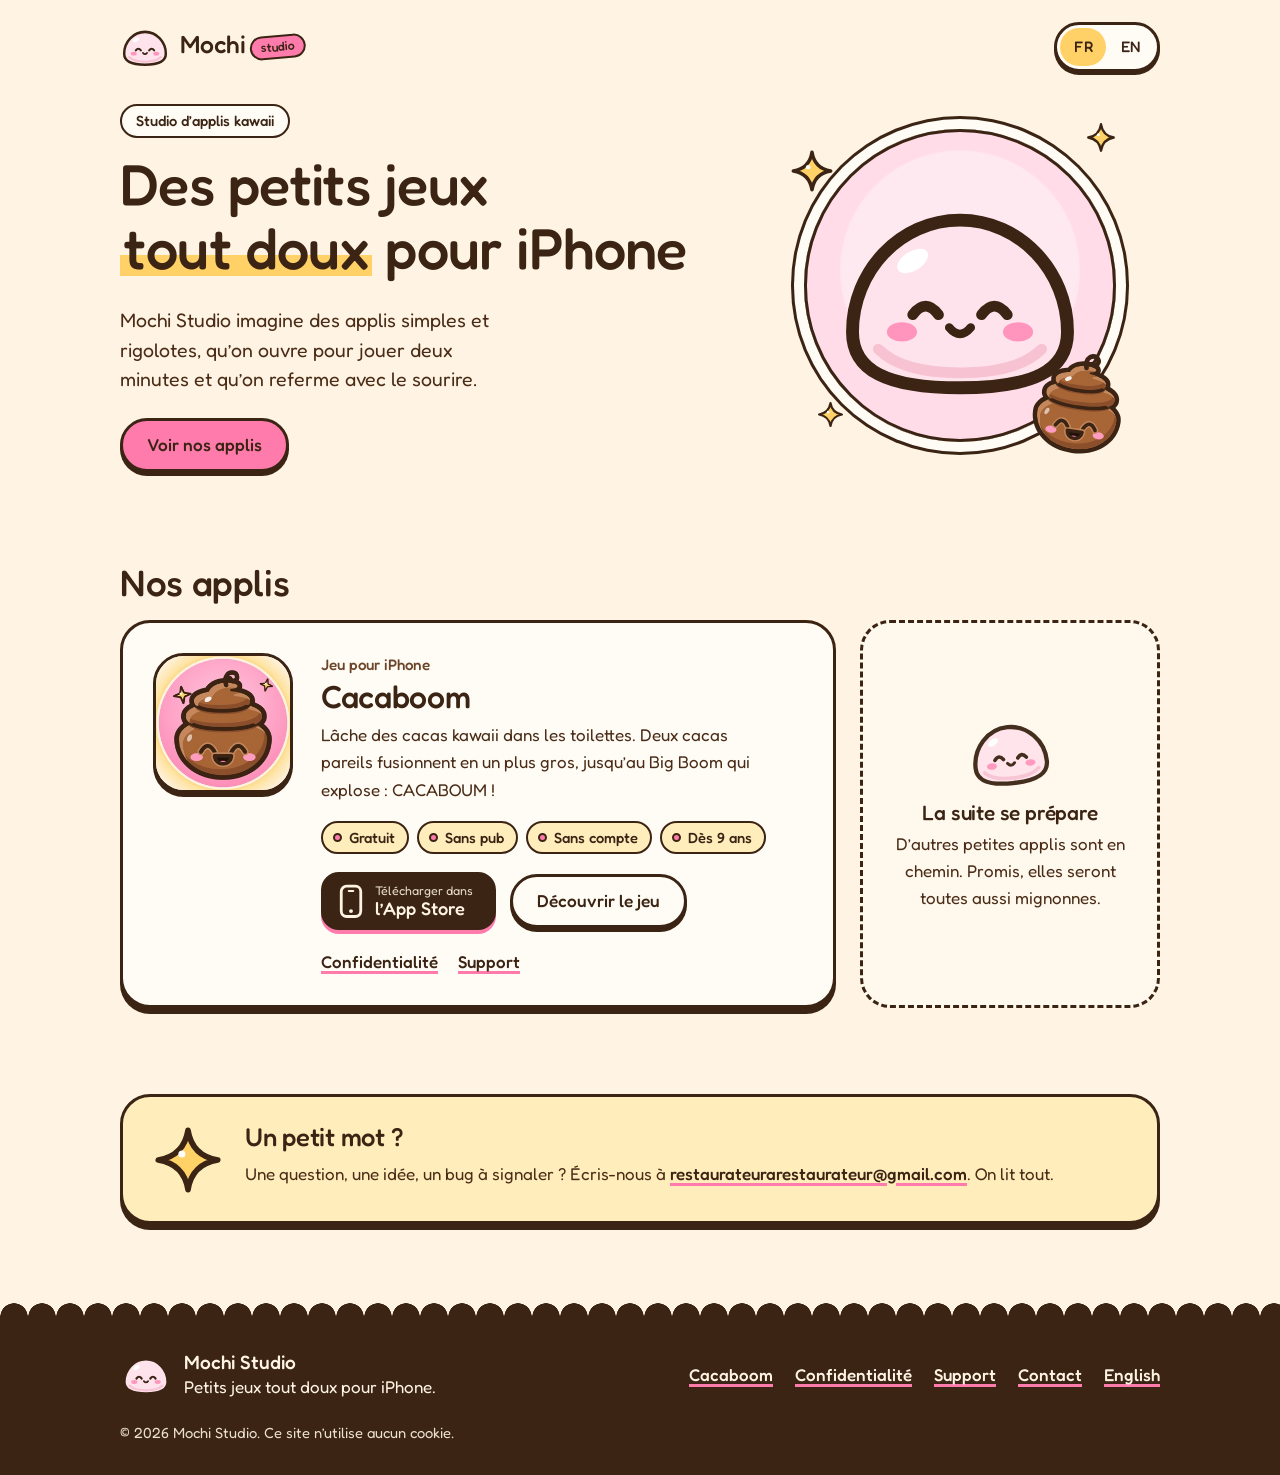
<file: index.html>
<!doctype html>
<html lang="fr">
<head>
<meta charset="utf-8">
<meta name="viewport" content="width=device-width, initial-scale=1">
<title>Mochi Studio · Petits jeux tout doux pour iPhone</title>
<meta name="description" content="Mochi Studio crée de petits jeux kawaii pour iPhone. Premier jeu : Cacaboom, un jeu de fusion gratuit, sans pub et sans compte.">
<link rel="canonical" href="https://gregdev75.github.io/">
<link rel="alternate" hreflang="fr" href="https://gregdev75.github.io/">
<link rel="alternate" hreflang="en" href="https://gregdev75.github.io/en/">
<link rel="alternate" hreflang="x-default" href="https://gregdev75.github.io/">
<meta name="theme-color" content="#FFF4E3">
<meta name="color-scheme" content="light">
<link rel="icon" href="/favicon.ico" sizes="32x32">
<link rel="icon" href="/assets/img/favicon.svg" type="image/svg+xml">
<link rel="apple-touch-icon" href="/apple-touch-icon.png">
<link rel="preload" href="/assets/fonts/fredoka-latin-500-normal.woff2" as="font" type="font/woff2" crossorigin>
<link rel="preload" href="/assets/fonts/fredoka-latin-400-normal.woff2" as="font" type="font/woff2" crossorigin>
<link rel="stylesheet" href="/assets/css/site.css">
<meta property="og:type" content="website">
<meta property="og:site_name" content="Mochi Studio">
<meta property="og:title" content="Mochi Studio">
<meta property="og:description" content="Mochi Studio crée de petits jeux kawaii pour iPhone. Premier jeu : Cacaboom, un jeu de fusion gratuit, sans pub et sans compte.">
<meta property="og:url" content="https://gregdev75.github.io/">
<meta property="og:image" content="https://gregdev75.github.io/assets/img/og-mochi-studio.png">
<meta property="og:image:width" content="1200">
<meta property="og:image:height" content="630">
<meta property="og:image:alt" content="Mochi Studio, le petit mochi kawaii">
<meta property="og:locale" content="fr_FR">
<meta property="og:locale:alternate" content="en_US">
<meta name="twitter:card" content="summary_large_image">
</head>
<body>
<a class="skip" href="#main">Aller au contenu</a>
<header class="top">
<div class="wrap top__in">
<a class="brand" href="/" aria-label="Mochi Studio, accueil"><img src="/assets/img/mochi.svg" alt="" width="120" height="100"><span class="brand__name">Mochi<span class="brand__tag">studio</span></span></a>
<nav class="lang" aria-label="Langue"><span aria-current="true">FR</span><a href="/en/" hreflang="en" lang="en" aria-label="English version">EN</a></nav>
</div>
</header>
<main id="main">
<section class="hero">
<div class="wrap hero__grid">
<div class="hero-art" aria-hidden="true">
<img class="hero-art__main" src="/assets/img/mochi.svg" alt="" width="120" height="100">
<img class="hero-art__friend" src="/cacaboom/img/poop-5-happy.svg" alt="" width="94" height="94">
<img class="spark spark--1" src="/assets/img/sparkle.svg" alt="" width="40" height="40">
<img class="spark spark--2" src="/assets/img/sparkle.svg" alt="" width="40" height="40">
<img class="spark spark--3" src="/assets/img/sparkle.svg" alt="" width="40" height="40">
</div>
<div class="hero__text">
<p class="eyebrow">Studio d’applis kawaii</p>
<h1>Des petits jeux <span class="hl">tout doux</span> pour iPhone</h1>
<p class="lead">Mochi Studio imagine des applis simples et rigolotes, qu’on ouvre pour jouer deux minutes et qu’on referme avec le sourire.</p>
<div class="actions"><a class="btn" href="#apps">Voir nos applis</a></div>
</div>
</div>
</section>

<section class="section" id="apps" aria-labelledby="apps-title">
<div class="wrap">
<h2 id="apps-title">Nos applis</h2>
<div class="apps">
<article class="card app-card">
<img class="app-icon" src="/cacaboom/img/icon-256.jpg" alt="Icône de Cacaboom" width="256" height="256">
<div class="app-card__head">
<p class="kind">Jeu pour iPhone</p>
<h3><a href="/cacaboom/">Cacaboom</a></h3>
</div>
<div class="app-card__body">
<p>Lâche des cacas kawaii dans les toilettes. Deux cacas pareils fusionnent en un plus gros, jusqu’au Big Boom qui explose&nbsp;: CACABOUM&nbsp;!</p>
<ul class="chips"><li>Gratuit</li><li>Sans pub</li><li>Sans compte</li><li>Dès 9 ans</li></ul>
<div class="actions">
<!-- App Store : lien de Cacaboom (publié le 2 octobre 2026) -->
<a class="store" href="https://apps.apple.com/app/id6816433375" aria-label="Télécharger Cacaboom dans l’App Store"><svg viewBox="0 0 24 32" aria-hidden="true" focusable="false"><rect x="3" y="2" width="18" height="28" rx="5" fill="none" stroke="currentColor" stroke-width="2.6"/><rect x="9" y="5.5" width="6" height="2" rx="1" fill="currentColor"/><circle cx="12" cy="25" r="1.8" fill="currentColor"/></svg><span class="store__txt"><small>Télécharger dans</small><strong>l’App Store</strong></span></a>
<a class="btn btn--light" href="/cacaboom/">Découvrir le jeu</a>
</div>
<nav class="mini-links" aria-label="Liens de Cacaboom"><a href="/cacaboom/confidentialite/">Confidentialité</a><a href="/cacaboom/support/">Support</a></nav>
</div>
</article>
<aside class="soon-card">
<img src="/assets/img/mochi.svg" alt="" width="120" height="100">
<h3>La suite se prépare</h3>
<p>D’autres petites applis sont en chemin. Promis, elles seront toutes aussi mignonnes.</p>
</aside>
</div>
</div>
</section>

<section class="section section--tight">
<div class="wrap">
<div class="card hello-card">
<img src="/assets/img/sparkle.svg" alt="" width="40" height="40">
<div>
<h2>Un petit mot&nbsp;?</h2>
<p>Une question, une idée, un bug à signaler&nbsp;? Écris-nous à <a class="email" href="mailto:restaurateurarestaurateur@gmail.com?subject=Mochi%20Studio">restaurateurarestaurateur@gmail.com</a>. On lit tout.</p>
</div>
</div>
</div>
</section>
</main>
<footer class="foot">
<div class="wrap foot__grid">
<div class="foot__brand"><img src="/assets/img/mochi.svg" alt="" width="120" height="100"><p><strong>Mochi Studio</strong><br>Petits jeux tout doux pour iPhone.</p></div>
<nav aria-label="Liens du site"><ul class="foot__links">
<li><a href="/cacaboom/">Cacaboom</a></li>
<li><a href="/cacaboom/confidentialite/">Confidentialité</a></li>
<li><a href="/cacaboom/support/">Support</a></li>
<li><a href="mailto:restaurateurarestaurateur@gmail.com?subject=Mochi%20Studio">Contact</a></li>
<li><a href="/en/" hreflang="en" lang="en">English</a></li>
</ul></nav>
<p class="foot__legal">© 2026 Mochi Studio. Ce site n’utilise aucun cookie.</p>
</div>
</footer>
</body>
</html>
</file>
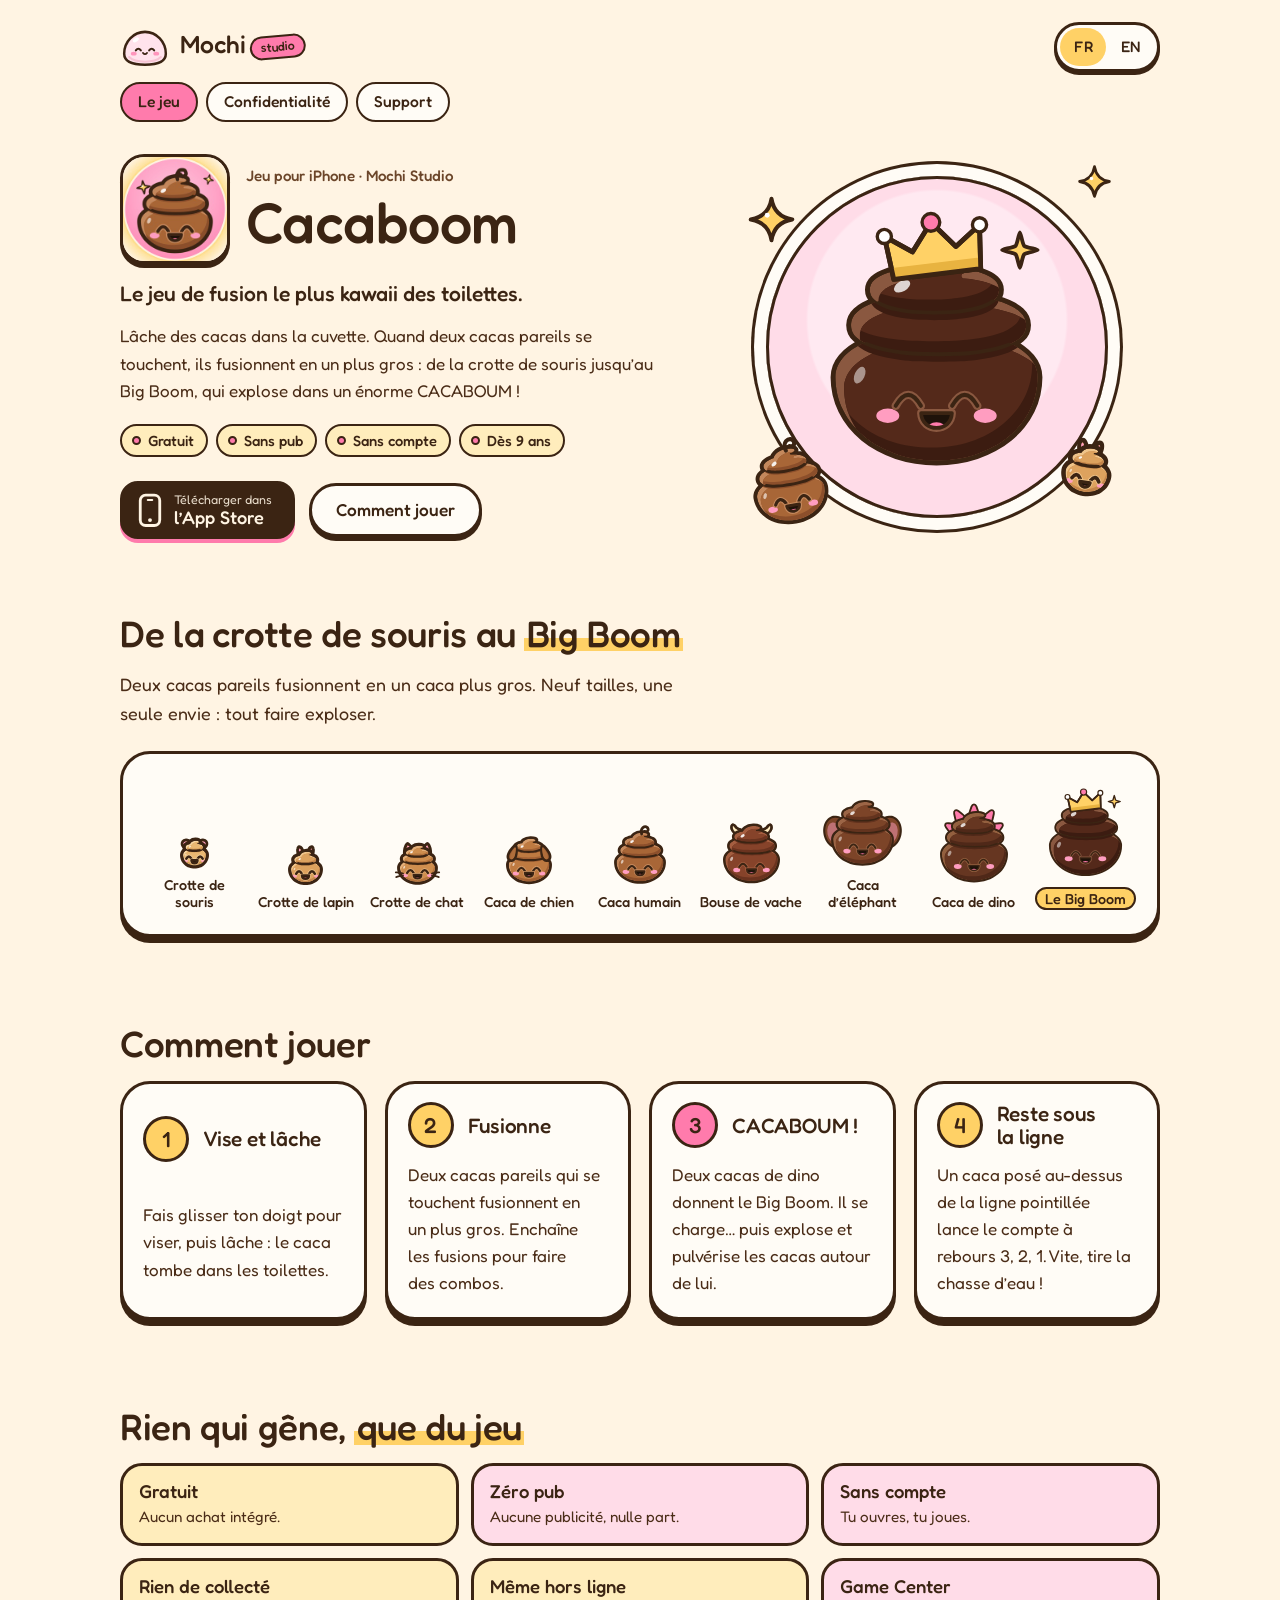
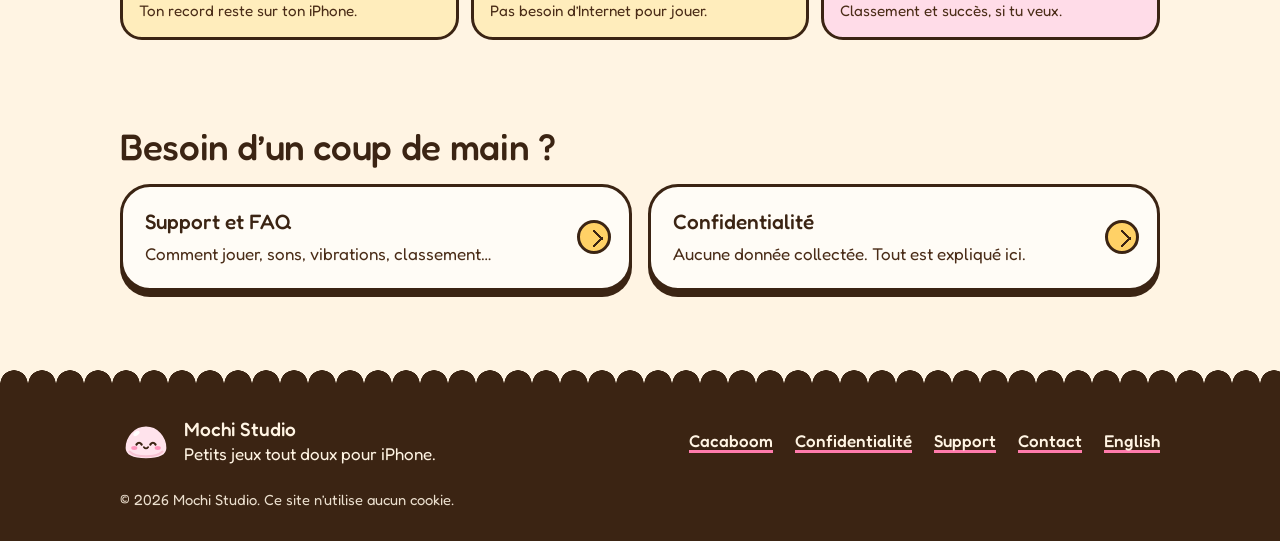
<file: cacaboom/index.html>
<!doctype html>
<html lang="fr">
<head>
<meta charset="utf-8">
<meta name="viewport" content="width=device-width, initial-scale=1">
<title>Cacaboom · Jeu de fusion kawaii pour iPhone</title>
<meta name="description" content="Cacaboom, le jeu de fusion le plus kawaii des toilettes : lâche des cacas et fusionne-les jusqu’au Big Boom. Gratuit, sans pub, sans compte.">
<link rel="canonical" href="https://gregdev75.github.io/cacaboom/">
<link rel="alternate" hreflang="fr" href="https://gregdev75.github.io/cacaboom/">
<link rel="alternate" hreflang="en" href="https://gregdev75.github.io/en/cacaboom/">
<link rel="alternate" hreflang="x-default" href="https://gregdev75.github.io/cacaboom/">
<meta name="theme-color" content="#FFF4E3">
<meta name="color-scheme" content="light">
<link rel="icon" href="/favicon.ico" sizes="32x32">
<link rel="icon" href="/assets/img/favicon.svg" type="image/svg+xml">
<link rel="apple-touch-icon" href="/apple-touch-icon.png">
<link rel="preload" href="/assets/fonts/fredoka-latin-500-normal.woff2" as="font" type="font/woff2" crossorigin>
<link rel="preload" href="/assets/fonts/fredoka-latin-400-normal.woff2" as="font" type="font/woff2" crossorigin>
<link rel="stylesheet" href="/assets/css/site.css">
<meta property="og:type" content="website">
<meta property="og:site_name" content="Mochi Studio">
<meta property="og:title" content="Cacaboom">
<meta property="og:description" content="Cacaboom, le jeu de fusion le plus kawaii des toilettes : lâche des cacas et fusionne-les jusqu’au Big Boom. Gratuit, sans pub, sans compte.">
<meta property="og:url" content="https://gregdev75.github.io/cacaboom/">
<meta property="og:image" content="https://gregdev75.github.io/cacaboom/img/og-cacaboom.png">
<meta property="og:image:width" content="1200">
<meta property="og:image:height" content="630">
<meta property="og:image:alt" content="Icône de Cacaboom et les cacas kawaii du jeu">
<meta property="og:locale" content="fr_FR">
<meta property="og:locale:alternate" content="en_US">
<meta name="twitter:card" content="summary_large_image">
<meta name="apple-itunes-app" content="app-id=6816433375">
</head>
<body>
<a class="skip" href="#main">Aller au contenu</a>
<header class="top">
<div class="wrap top__in">
<a class="brand" href="/" aria-label="Mochi Studio, accueil"><img src="/assets/img/mochi.svg" alt="" width="120" height="100"><span class="brand__name">Mochi<span class="brand__tag">studio</span></span></a>
<nav class="lang" aria-label="Langue"><span aria-current="true">FR</span><a href="/en/cacaboom/" hreflang="en" lang="en" aria-label="English version">EN</a></nav>
</div>
<nav class="subnav wrap" aria-label="Pages de Cacaboom"><ul><li><a href="/cacaboom/" aria-current="page">Le jeu</a></li><li><a href="/cacaboom/confidentialite/">Confidentialité</a></li><li><a href="/cacaboom/support/">Support</a></li></ul></nav>
</header>
<main id="main">
<section class="app-hero">
<div class="wrap app-hero__grid">
<div>
<div class="app-hero__head">
<img class="app-icon" src="/cacaboom/img/icon-256.jpg" alt="Icône de Cacaboom" width="256" height="256">
<div><p class="kind">Jeu pour iPhone · Mochi Studio</p><h1>Cacaboom</h1></div>
</div>
<p class="lead">Le jeu de fusion le plus kawaii des toilettes.</p>
<p>Lâche des cacas dans la cuvette. Quand deux cacas pareils se touchent, ils fusionnent en un plus gros&nbsp;: de la crotte de souris jusqu’au Big Boom, qui explose dans un énorme CACABOUM&nbsp;!</p>
<ul class="chips"><li>Gratuit</li><li>Sans pub</li><li>Sans compte</li><li>Dès 9 ans</li></ul>
<div class="actions">
<!-- App Store : lien de Cacaboom (publié le 2 octobre 2026) -->
<a class="store" href="https://apps.apple.com/app/id6816433375" aria-label="Télécharger Cacaboom dans l’App Store"><svg viewBox="0 0 24 32" aria-hidden="true" focusable="false"><rect x="3" y="2" width="18" height="28" rx="5" fill="none" stroke="currentColor" stroke-width="2.6"/><rect x="9" y="5.5" width="6" height="2" rx="1" fill="currentColor"/><circle cx="12" cy="25" r="1.8" fill="currentColor"/></svg><span class="store__txt"><small>Télécharger dans</small><strong>l’App Store</strong></span></a>
<a class="btn btn--light" href="#comment-jouer">Comment jouer</a>
</div>
</div>
<div class="app-art" aria-hidden="true">
<img class="app-art__main" src="/cacaboom/img/poop-9-happy.svg" alt="" width="234" height="234">
<img class="app-art__small" src="/cacaboom/img/poop-5-happy.svg" alt="" width="94" height="94">
<img class="app-art__tiny" src="/cacaboom/img/poop-2-happy.svg" alt="" width="64" height="64">
<img class="spark spark--1" src="/assets/img/sparkle.svg" alt="" width="40" height="40">
<img class="spark spark--2" src="/assets/img/sparkle.svg" alt="" width="40" height="40">
</div>
</div>
</section>

<section class="section">
<div class="wrap">
<h2>De la crotte de souris au <span class="hl">Big Boom</span></h2>
<p class="section__lead">Deux cacas pareils fusionnent en un caca plus gros. Neuf tailles, une seule envie&nbsp;: tout faire exploser.</p>
<ol class="card evo" aria-label="Les neuf cacas, du plus petit au plus gros"><li style="--s:1"><img src="/cacaboom/img/poop-1-happy.svg" alt="" width="64" height="64"><span>Crotte de souris</span></li><li style="--s:2"><img src="/cacaboom/img/poop-2-happy.svg" alt="" width="64" height="64"><span>Crotte de lapin</span></li><li style="--s:3"><img src="/cacaboom/img/poop-3-happy.svg" alt="" width="64" height="64"><span>Crotte de chat</span></li><li style="--s:4"><img src="/cacaboom/img/poop-4-happy.svg" alt="" width="64" height="64"><span>Caca de chien</span></li><li style="--s:5"><img src="/cacaboom/img/poop-5-happy.svg" alt="" width="64" height="64"><span>Caca humain</span></li><li style="--s:6"><img src="/cacaboom/img/poop-6-happy.svg" alt="" width="64" height="64"><span>Bouse de vache</span></li><li style="--s:7"><img src="/cacaboom/img/poop-7-happy.svg" alt="" width="64" height="64"><span>Caca d’éléphant</span></li><li style="--s:8"><img src="/cacaboom/img/poop-8-happy.svg" alt="" width="64" height="64"><span>Caca de dino</span></li><li style="--s:9"><img src="/cacaboom/img/poop-9-happy.svg" alt="" width="64" height="64"><span>Le Big Boom</span></li></ol>
</div>
</section>

<section class="section" id="comment-jouer" aria-labelledby="comment-jouer-title">
<div class="wrap">
<h2 id="comment-jouer-title">Comment jouer</h2>
<ol class="steps"><li class="card step"><span class="step__num" aria-hidden="true">1</span><h3>Vise et lâche</h3><p>Fais glisser ton doigt pour viser, puis lâche&nbsp;: le caca tombe dans les toilettes.</p></li><li class="card step"><span class="step__num" aria-hidden="true">2</span><h3>Fusionne</h3><p>Deux cacas pareils qui se touchent fusionnent en un plus gros. Enchaîne les fusions pour faire des combos.</p></li><li class="card step"><span class="step__num" aria-hidden="true">3</span><h3>CACABOUM&nbsp;!</h3><p>Deux cacas de dino donnent le Big Boom. Il se charge… puis explose et pulvérise les cacas autour de lui.</p></li><li class="card step"><span class="step__num" aria-hidden="true">4</span><h3>Reste sous la ligne</h3><p>Un caca posé au-dessus de la ligne pointillée lance le compte à rebours 3,&nbsp;2,&nbsp;1. Vite, tire la chasse d’eau&nbsp;!</p></li></ol>
</div>
</section>

<section class="section">
<div class="wrap">
<h2>Rien qui gêne, <span class="hl">que du jeu</span></h2>
<ul class="facts"><li><strong>Gratuit</strong>Aucun achat intégré.</li><li><strong>Zéro pub</strong>Aucune publicité, nulle part.</li><li><strong>Sans compte</strong>Tu ouvres, tu joues.</li><li><strong>Rien de collecté</strong>Ton record reste sur ton iPhone.</li><li><strong>Même hors ligne</strong>Pas besoin d’Internet pour jouer.</li><li><strong>Game Center</strong>Classement et succès, si tu veux.</li></ul>
</div>
</section>

<section class="section section--tight">
<div class="wrap">
<h2>Besoin d’un coup de main&nbsp;?</h2>
<div class="link-cards">
<a class="card link-card" href="/cacaboom/support/"><strong>Support et FAQ</strong><span>Comment jouer, sons, vibrations, classement…</span></a>
<a class="card link-card" href="/cacaboom/confidentialite/"><strong>Confidentialité</strong><span>Aucune donnée collectée. Tout est expliqué ici.</span></a>
</div>
</div>
</section>
</main>
<footer class="foot">
<div class="wrap foot__grid">
<div class="foot__brand"><img src="/assets/img/mochi.svg" alt="" width="120" height="100"><p><strong>Mochi Studio</strong><br>Petits jeux tout doux pour iPhone.</p></div>
<nav aria-label="Liens du site"><ul class="foot__links">
<li><a href="/cacaboom/">Cacaboom</a></li>
<li><a href="/cacaboom/confidentialite/">Confidentialité</a></li>
<li><a href="/cacaboom/support/">Support</a></li>
<li><a href="mailto:restaurateurarestaurateur@gmail.com?subject=Mochi%20Studio">Contact</a></li>
<li><a href="/en/cacaboom/" hreflang="en" lang="en">English</a></li>
</ul></nav>
<p class="foot__legal">© 2026 Mochi Studio. Ce site n’utilise aucun cookie.</p>
</div>
</footer>
</body>
</html>
</file>
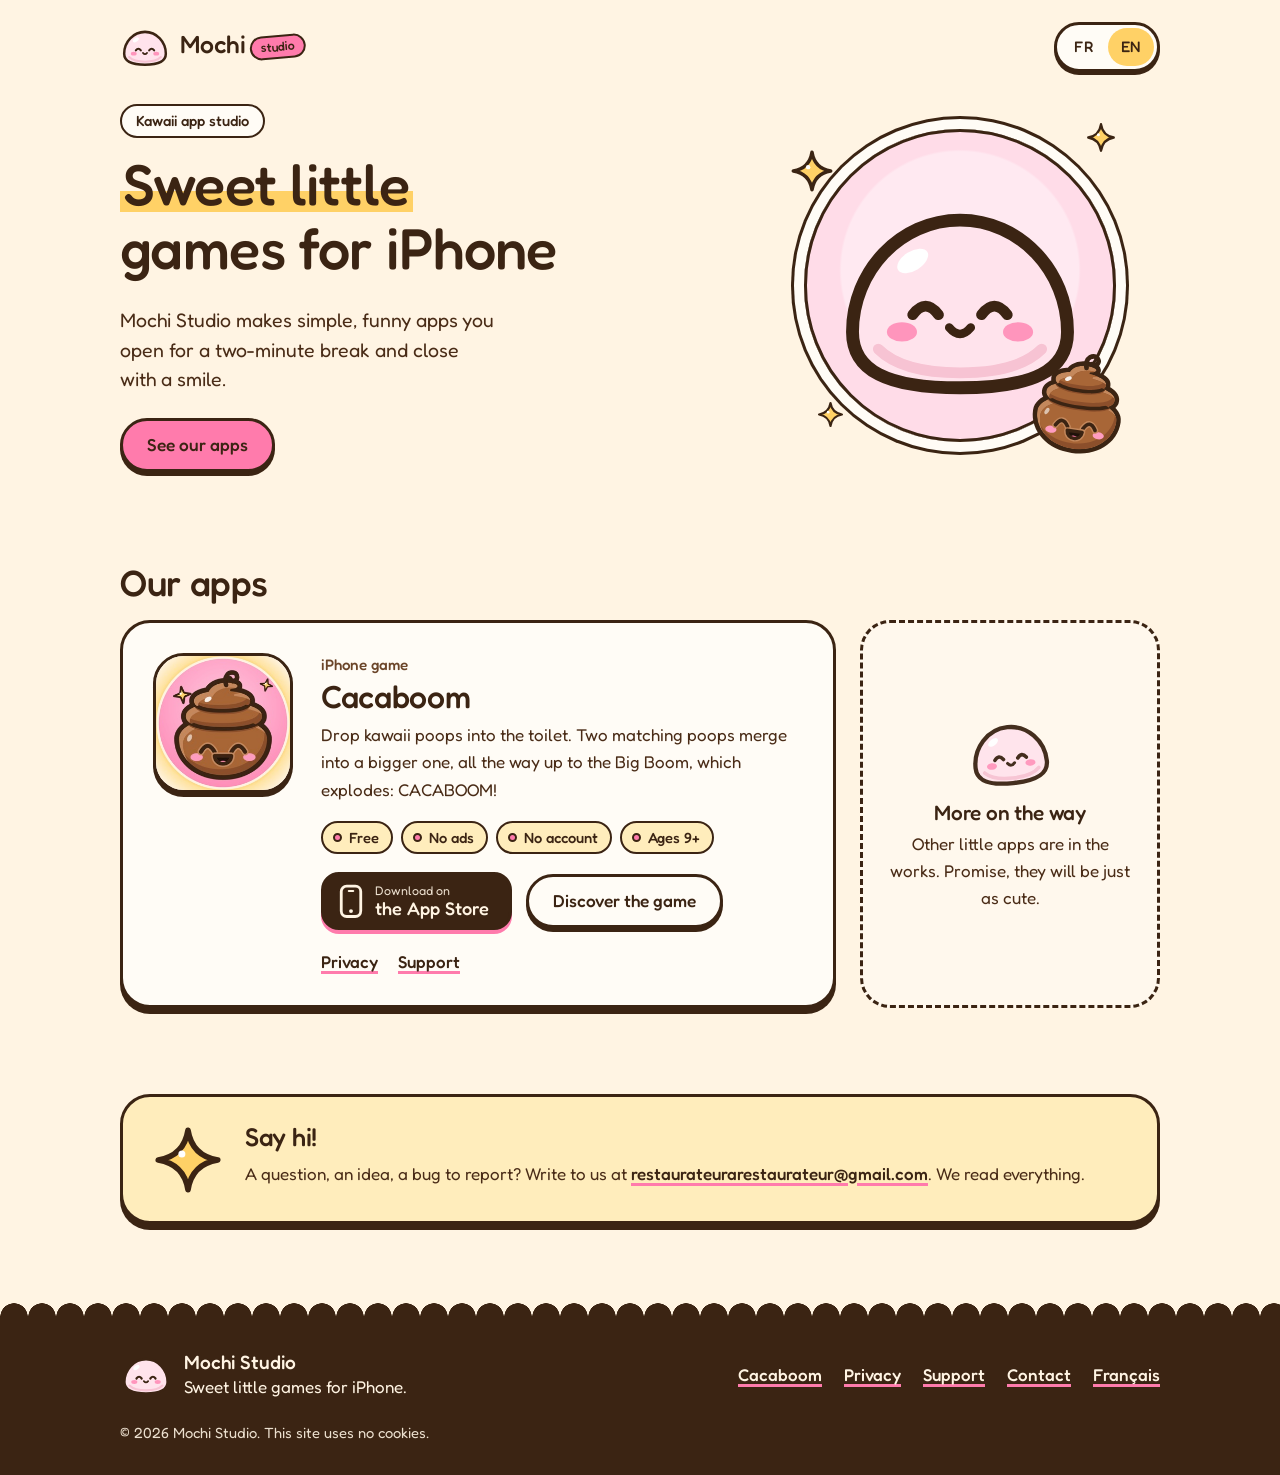
<file: en/index.html>
<!doctype html>
<html lang="en">
<head>
<meta charset="utf-8">
<meta name="viewport" content="width=device-width, initial-scale=1">
<title>Mochi Studio · Sweet little games for iPhone</title>
<meta name="description" content="Mochi Studio makes kawaii little games for iPhone. First game: Cacaboom, a free merge game with no ads and no account.">
<link rel="canonical" href="https://gregdev75.github.io/en/">
<link rel="alternate" hreflang="fr" href="https://gregdev75.github.io/">
<link rel="alternate" hreflang="en" href="https://gregdev75.github.io/en/">
<link rel="alternate" hreflang="x-default" href="https://gregdev75.github.io/">
<meta name="theme-color" content="#FFF4E3">
<meta name="color-scheme" content="light">
<link rel="icon" href="/favicon.ico" sizes="32x32">
<link rel="icon" href="/assets/img/favicon.svg" type="image/svg+xml">
<link rel="apple-touch-icon" href="/apple-touch-icon.png">
<link rel="preload" href="/assets/fonts/fredoka-latin-500-normal.woff2" as="font" type="font/woff2" crossorigin>
<link rel="preload" href="/assets/fonts/fredoka-latin-400-normal.woff2" as="font" type="font/woff2" crossorigin>
<link rel="stylesheet" href="/assets/css/site.css">
<meta property="og:type" content="website">
<meta property="og:site_name" content="Mochi Studio">
<meta property="og:title" content="Mochi Studio">
<meta property="og:description" content="Mochi Studio makes kawaii little games for iPhone. First game: Cacaboom, a free merge game with no ads and no account.">
<meta property="og:url" content="https://gregdev75.github.io/en/">
<meta property="og:image" content="https://gregdev75.github.io/assets/img/og-mochi-studio.png">
<meta property="og:image:width" content="1200">
<meta property="og:image:height" content="630">
<meta property="og:image:alt" content="Mochi Studio, the little kawaii mochi">
<meta property="og:locale" content="en_US">
<meta property="og:locale:alternate" content="fr_FR">
<meta name="twitter:card" content="summary_large_image">
</head>
<body>
<a class="skip" href="#main">Skip to content</a>
<header class="top">
<div class="wrap top__in">
<a class="brand" href="/en/" aria-label="Mochi Studio, home"><img src="/assets/img/mochi.svg" alt="" width="120" height="100"><span class="brand__name">Mochi<span class="brand__tag">studio</span></span></a>
<nav class="lang" aria-label="Language"><a href="/" hreflang="fr" lang="fr" aria-label="Version française">FR</a><span aria-current="true">EN</span></nav>
</div>
</header>
<main id="main">
<section class="hero">
<div class="wrap hero__grid">
<div class="hero-art" aria-hidden="true">
<img class="hero-art__main" src="/assets/img/mochi.svg" alt="" width="120" height="100">
<img class="hero-art__friend" src="/cacaboom/img/poop-5-happy.svg" alt="" width="94" height="94">
<img class="spark spark--1" src="/assets/img/sparkle.svg" alt="" width="40" height="40">
<img class="spark spark--2" src="/assets/img/sparkle.svg" alt="" width="40" height="40">
<img class="spark spark--3" src="/assets/img/sparkle.svg" alt="" width="40" height="40">
</div>
<div class="hero__text">
<p class="eyebrow">Kawaii app studio</p>
<h1><span class="hl">Sweet little</span> games for iPhone</h1>
<p class="lead">Mochi Studio makes simple, funny apps you open for a two-minute break and close with a smile.</p>
<div class="actions"><a class="btn" href="#apps">See our apps</a></div>
</div>
</div>
</section>

<section class="section" id="apps" aria-labelledby="apps-title">
<div class="wrap">
<h2 id="apps-title">Our apps</h2>
<div class="apps">
<article class="card app-card">
<img class="app-icon" src="/cacaboom/img/icon-256.jpg" alt="Cacaboom app icon" width="256" height="256">
<div class="app-card__head">
<p class="kind">iPhone game</p>
<h3><a href="/en/cacaboom/">Cacaboom</a></h3>
</div>
<div class="app-card__body">
<p>Drop kawaii poops into the toilet. Two matching poops merge into a bigger one, all the way up to the Big Boom, which explodes: CACABOOM!</p>
<ul class="chips"><li>Free</li><li>No ads</li><li>No account</li><li>Ages 9+</li></ul>
<div class="actions">
<!-- App Store : lien de Cacaboom (publié le 2 octobre 2026) -->
<a class="store" href="https://apps.apple.com/app/id6816433375" aria-label="Download Cacaboom on the App Store"><svg viewBox="0 0 24 32" aria-hidden="true" focusable="false"><rect x="3" y="2" width="18" height="28" rx="5" fill="none" stroke="currentColor" stroke-width="2.6"/><rect x="9" y="5.5" width="6" height="2" rx="1" fill="currentColor"/><circle cx="12" cy="25" r="1.8" fill="currentColor"/></svg><span class="store__txt"><small>Download on</small><strong>the App Store</strong></span></a>
<a class="btn btn--light" href="/en/cacaboom/">Discover the game</a>
</div>
<nav class="mini-links" aria-label="Cacaboom links"><a href="/en/cacaboom/privacy/">Privacy</a><a href="/en/cacaboom/support/">Support</a></nav>
</div>
</article>
<aside class="soon-card">
<img src="/assets/img/mochi.svg" alt="" width="120" height="100">
<h3>More on the way</h3>
<p>Other little apps are in the works. Promise, they will be just as cute.</p>
</aside>
</div>
</div>
</section>

<section class="section section--tight">
<div class="wrap">
<div class="card hello-card">
<img src="/assets/img/sparkle.svg" alt="" width="40" height="40">
<div>
<h2>Say hi!</h2>
<p>A question, an idea, a bug to report? Write to us at <a class="email" href="mailto:restaurateurarestaurateur@gmail.com?subject=Mochi%20Studio">restaurateurarestaurateur@gmail.com</a>. We read everything.</p>
</div>
</div>
</div>
</section>
</main>
<footer class="foot">
<div class="wrap foot__grid">
<div class="foot__brand"><img src="/assets/img/mochi.svg" alt="" width="120" height="100"><p><strong>Mochi Studio</strong><br>Sweet little games for iPhone.</p></div>
<nav aria-label="Site links"><ul class="foot__links">
<li><a href="/en/cacaboom/">Cacaboom</a></li>
<li><a href="/en/cacaboom/privacy/">Privacy</a></li>
<li><a href="/en/cacaboom/support/">Support</a></li>
<li><a href="mailto:restaurateurarestaurateur@gmail.com?subject=Mochi%20Studio">Contact</a></li>
<li><a href="/" hreflang="fr" lang="fr">Français</a></li>
</ul></nav>
<p class="foot__legal">© 2026 Mochi Studio. This site uses no cookies.</p>
</div>
</footer>
</body>
</html>
</file>
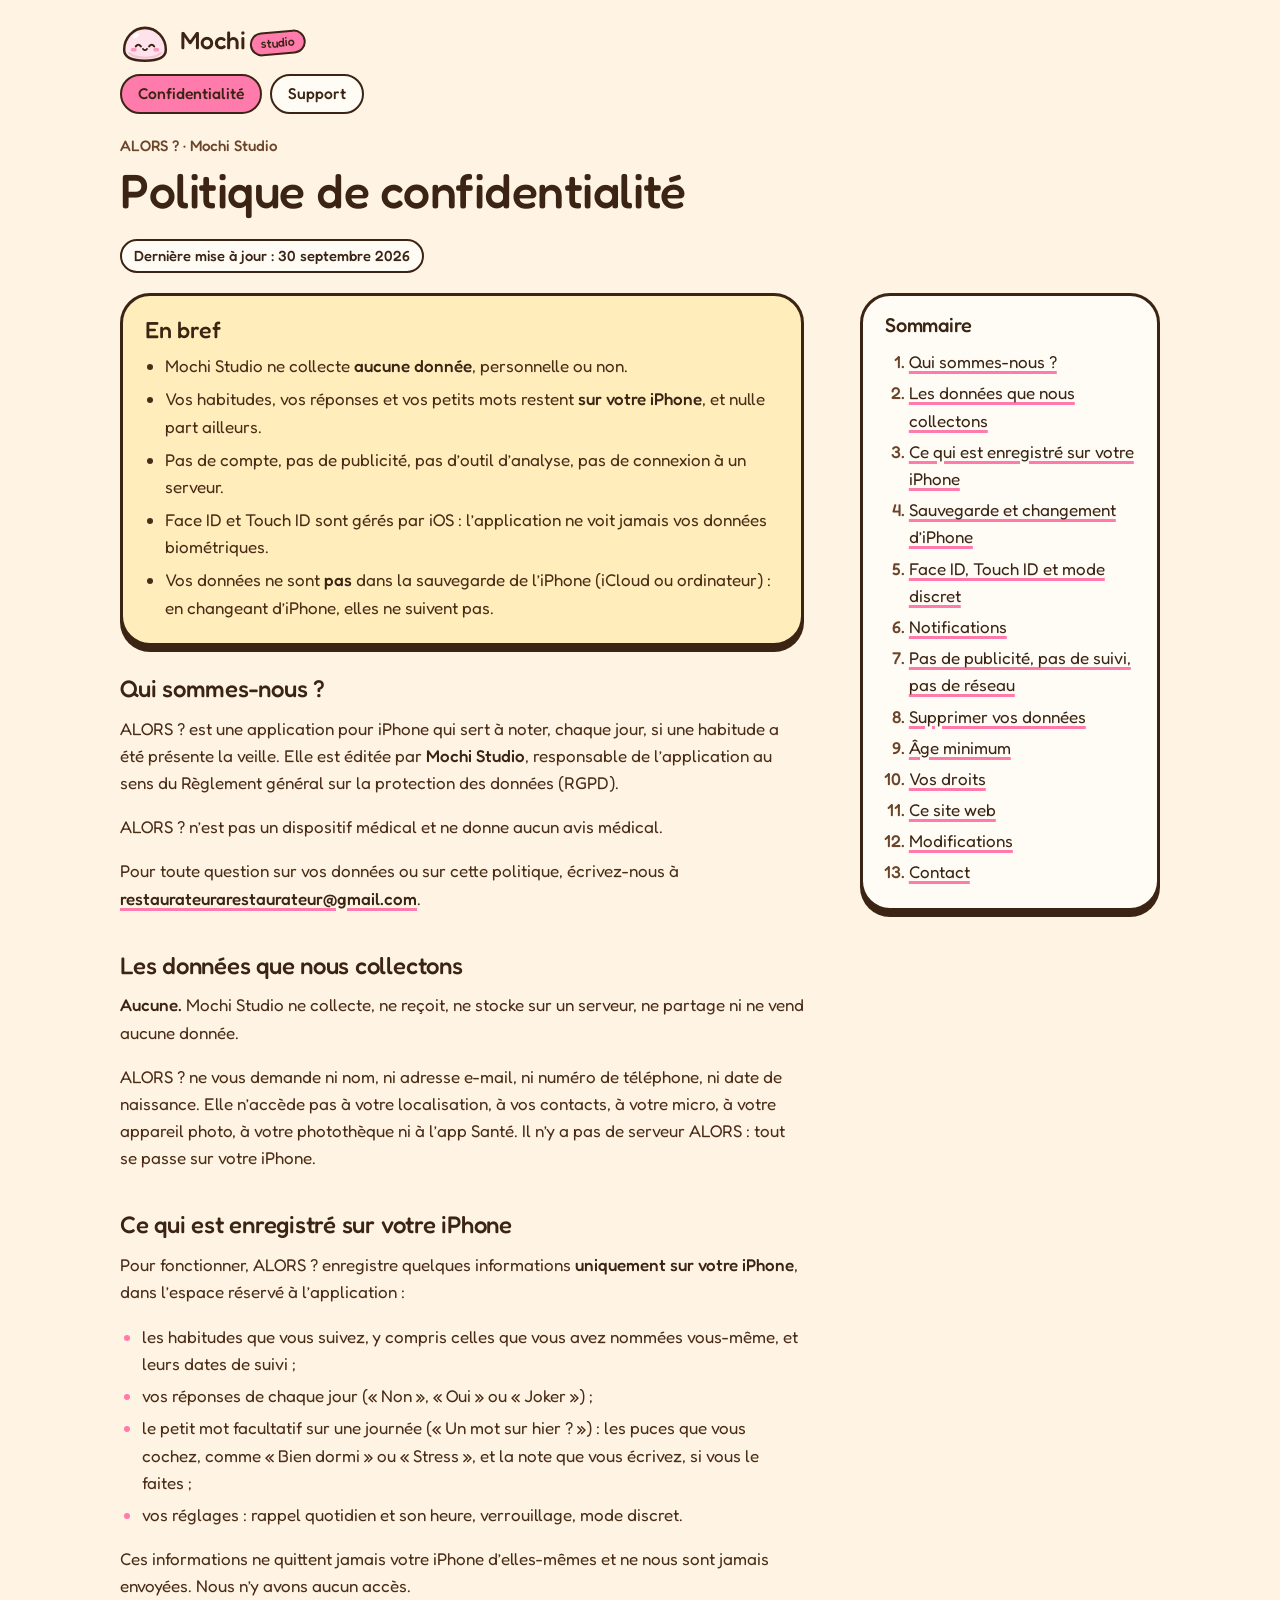
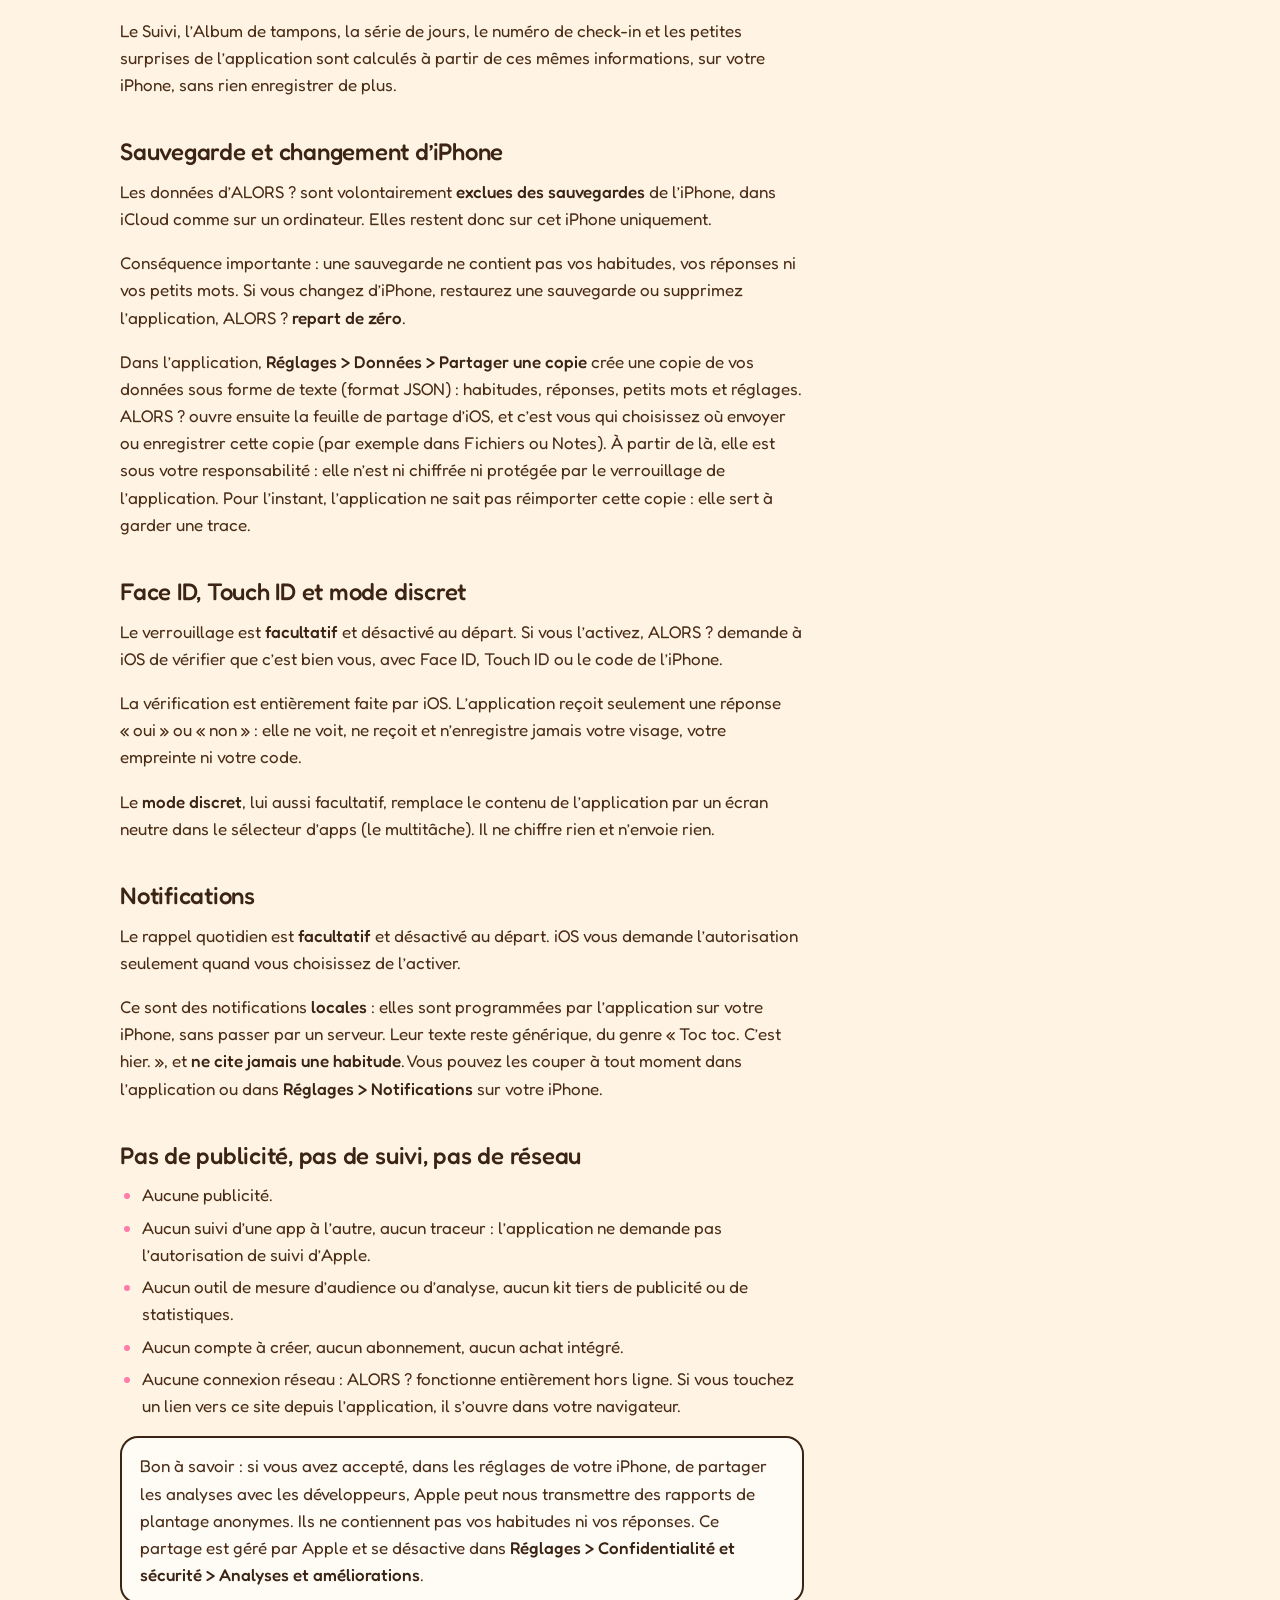
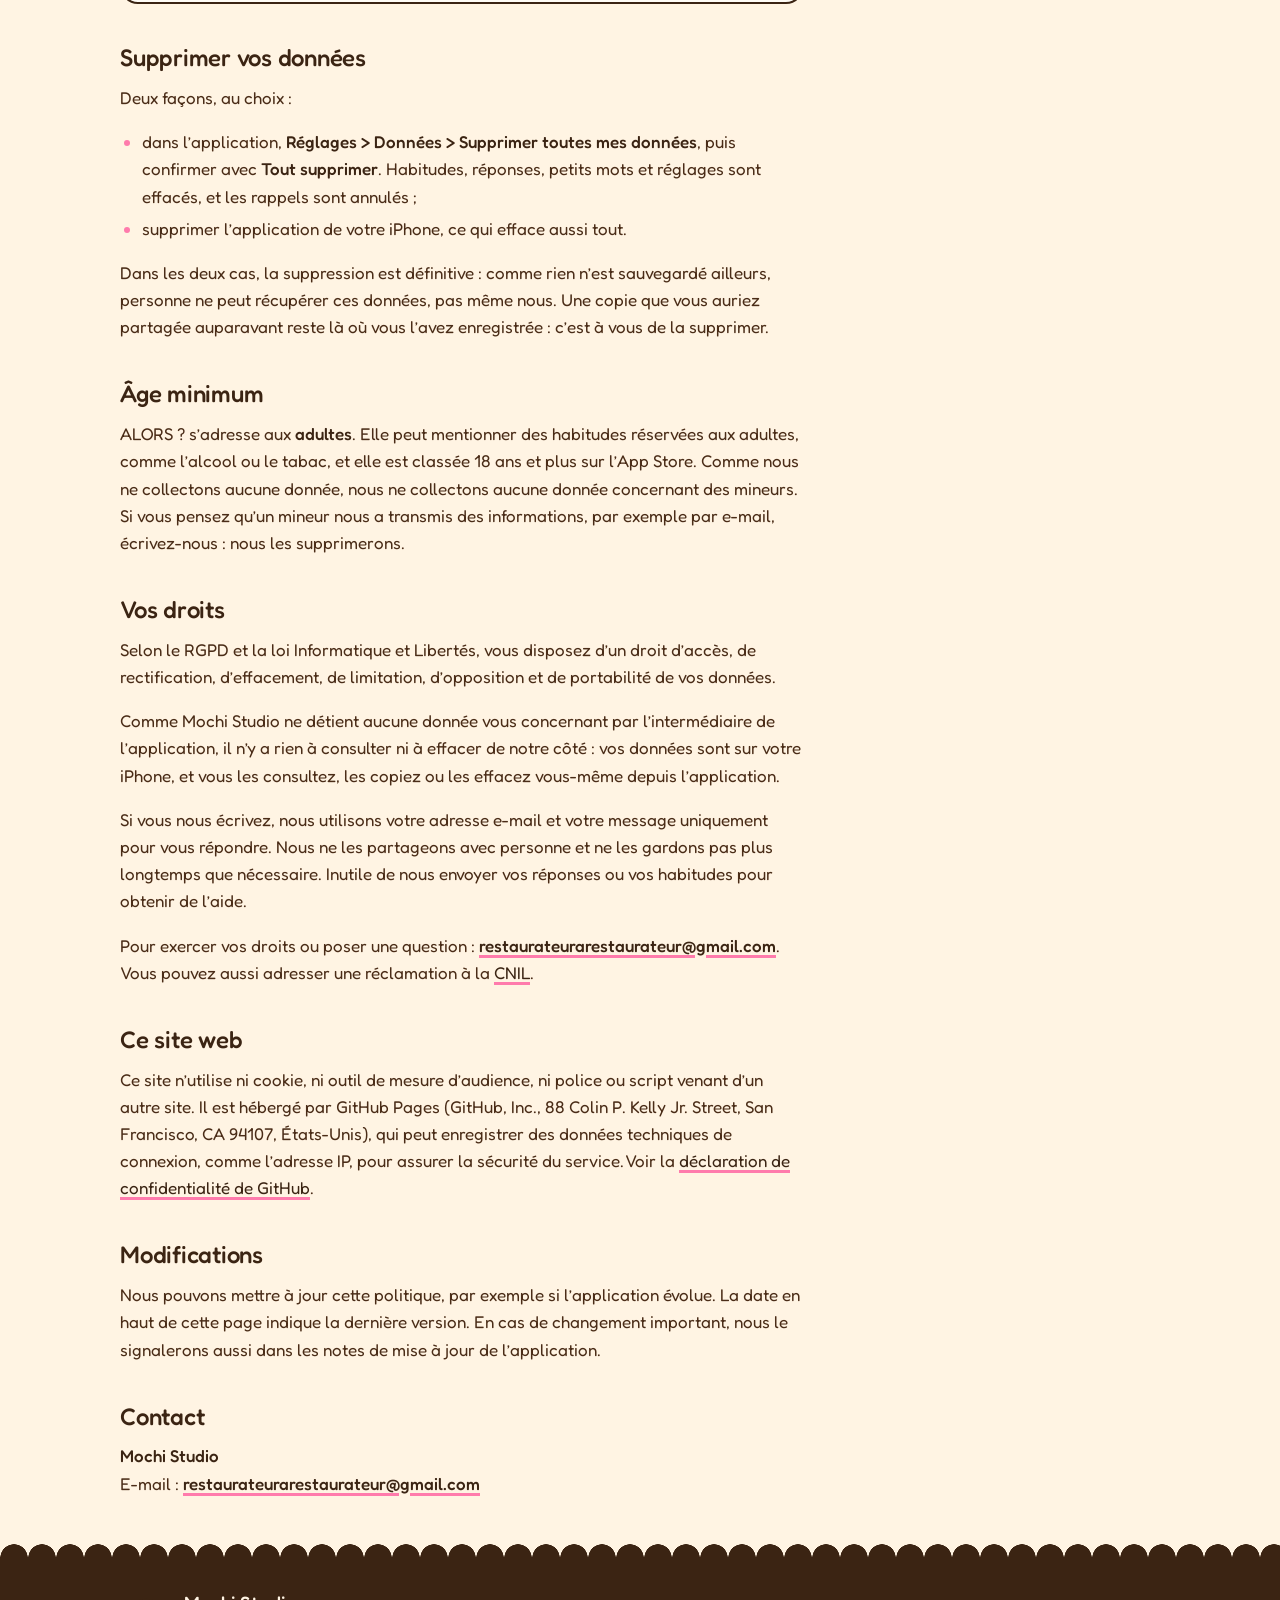
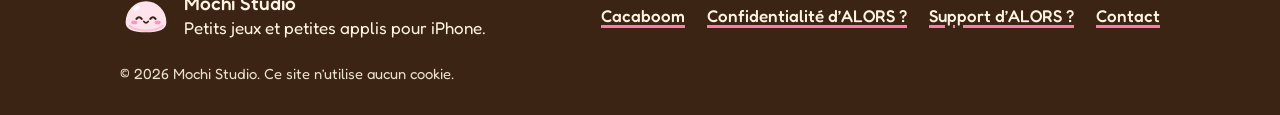
<file: alors/confidentialite/index.html>
<!doctype html>
<html lang="fr">
<head>
<meta charset="utf-8">
<meta name="viewport" content="width=device-width, initial-scale=1">
<title>Confidentialité d’ALORS&nbsp;? · Mochi Studio</title>
<meta name="description" content="Politique de confidentialité d’ALORS&nbsp;? : aucune donnée collectée, tout reste sur votre iPhone, pas de compte, pas de publicité, pas de connexion réseau.">
<link rel="canonical" href="https://gregdev75.github.io/alors/confidentialite/">
<meta name="theme-color" content="#FFF4E3">
<meta name="color-scheme" content="light">
<link rel="icon" href="/favicon.ico" sizes="32x32">
<link rel="icon" href="/assets/img/favicon.svg" type="image/svg+xml">
<link rel="apple-touch-icon" href="/apple-touch-icon.png">
<link rel="preload" href="/assets/fonts/fredoka-latin-500-normal.woff2" as="font" type="font/woff2" crossorigin>
<link rel="preload" href="/assets/fonts/fredoka-latin-400-normal.woff2" as="font" type="font/woff2" crossorigin>
<link rel="stylesheet" href="/assets/css/site.css">
<meta property="og:type" content="website">
<meta property="og:site_name" content="Mochi Studio">
<meta property="og:title" content="Confidentialité d’ALORS&nbsp;? · Mochi Studio">
<meta property="og:description" content="Politique de confidentialité d’ALORS&nbsp;? : aucune donnée collectée, tout reste sur votre iPhone, pas de compte, pas de publicité, pas de connexion réseau.">
<meta property="og:url" content="https://gregdev75.github.io/alors/confidentialite/">
<meta property="og:image" content="https://gregdev75.github.io/assets/img/og-mochi-studio.png">
<meta property="og:image:width" content="1200">
<meta property="og:image:height" content="630">
<meta property="og:image:alt" content="Mochi Studio, le petit mochi kawaii">
<meta property="og:locale" content="fr_FR">
<meta name="twitter:card" content="summary_large_image">
</head>
<body>
<a class="skip" href="#main">Aller au contenu</a>
<header class="top">
<div class="wrap top__in">
<a class="brand" href="/" aria-label="Mochi Studio, accueil"><img src="/assets/img/mochi.svg" alt="" width="120" height="100"><span class="brand__name">Mochi<span class="brand__tag">studio</span></span></a>
</div>
<nav class="subnav wrap" aria-label="Pages d’ALORS&nbsp;?"><ul><li><a href="/alors/confidentialite/" aria-current="page">Confidentialité</a></li><li><a href="/alors/support/">Support</a></li></ul></nav>
</header>
<main id="main" class="wrap doc">
<div class="page-head doc__head">
<p class="kind">ALORS&nbsp;? · Mochi Studio</p>
<h1>Politique de confidentialité</h1>
<p class="updated">Dernière mise à jour&nbsp;: <time datetime="2026-09-30">30 septembre 2026</time></p>
</div>
<section class="card tldr doc__lead" aria-labelledby="tldr-title">
<h2 id="tldr-title">En bref</h2>
<ul><li>Mochi Studio ne collecte <strong>aucune donnée</strong>, personnelle ou non.</li><li>Vos habitudes, vos réponses et vos petits mots restent <strong>sur votre iPhone</strong>, et nulle part ailleurs.</li><li>Pas de compte, pas de publicité, pas d’outil d’analyse, pas de connexion à un serveur.</li><li>Face ID et Touch ID sont gérés par iOS&nbsp;: l’application ne voit jamais vos données biométriques.</li><li>Vos données ne sont <strong>pas</strong> dans la sauvegarde de l’iPhone (iCloud ou ordinateur)&nbsp;: en changeant d’iPhone, elles ne suivent pas.</li></ul>
</section>
<nav class="card toc doc__side" aria-labelledby="toc-title">
<h2 id="toc-title">Sommaire</h2>
<ol><li><a href="#responsable">Qui sommes-nous&nbsp;?</a></li><li><a href="#donnees-collectees">Les données que nous collectons</a></li><li><a href="#stockage-local">Ce qui est enregistré sur votre iPhone</a></li><li><a href="#sauvegarde">Sauvegarde et changement d’iPhone</a></li><li><a href="#face-id">Face ID, Touch ID et mode discret</a></li><li><a href="#notifications">Notifications</a></li><li><a href="#publicite-suivi">Pas de publicité, pas de suivi, pas de réseau</a></li><li><a href="#supprimer">Supprimer vos données</a></li><li><a href="#age">Âge minimum</a></li><li><a href="#vos-droits">Vos droits</a></li><li><a href="#site">Ce site web</a></li><li><a href="#modifications">Modifications</a></li><li><a href="#contact">Contact</a></li></ol>
</nav>
<div class="prose doc__body">
<h2 id="responsable">Qui sommes-nous&nbsp;?</h2>
<p>ALORS&nbsp;? est une application pour iPhone qui sert à noter, chaque jour, si une habitude a été présente la veille. Elle est éditée par <strong>Mochi Studio</strong>, responsable de l’application au sens du Règlement général sur la protection des données (RGPD).</p>
<p>ALORS&nbsp;? n’est pas un dispositif médical et ne donne aucun avis médical.</p>
<p>Pour toute question sur vos données ou sur cette politique, écrivez-nous à <a class="email" href="mailto:restaurateurarestaurateur@gmail.com?subject=ALORS%20confidentialite">restaurateurarestaurateur@gmail.com</a>.</p>

<h2 id="donnees-collectees">Les données que nous collectons</h2>
<p><strong>Aucune.</strong> Mochi Studio ne collecte, ne reçoit, ne stocke sur un serveur, ne partage ni ne vend aucune donnée.</p>
<p>ALORS&nbsp;? ne vous demande ni nom, ni adresse e-mail, ni numéro de téléphone, ni date de naissance. Elle n’accède pas à votre localisation, à vos contacts, à votre micro, à votre appareil photo, à votre photothèque ni à l’app Santé. Il n’y a pas de serveur ALORS&nbsp;: tout se passe sur votre iPhone.</p>

<h2 id="stockage-local">Ce qui est enregistré sur votre iPhone</h2>
<p>Pour fonctionner, ALORS&nbsp;? enregistre quelques informations <strong>uniquement sur votre iPhone</strong>, dans l’espace réservé à l’application&nbsp;:</p>
<ul>
<li>les habitudes que vous suivez, y compris celles que vous avez nommées vous-même, et leurs dates de suivi&nbsp;;</li>
<li>vos réponses de chaque jour («&nbsp;Non&nbsp;», «&nbsp;Oui&nbsp;» ou «&nbsp;Joker&nbsp;»)&nbsp;;</li>
<li>le petit mot facultatif sur une journée («&nbsp;Un mot sur hier&nbsp;?&nbsp;»)&nbsp;: les puces que vous cochez, comme «&nbsp;Bien dormi&nbsp;» ou «&nbsp;Stress&nbsp;», et la note que vous écrivez, si vous le faites&nbsp;;</li>
<li>vos réglages&nbsp;: rappel quotidien et son heure, verrouillage, mode discret.</li>
</ul>
<p>Ces informations ne quittent jamais votre iPhone d’elles-mêmes et ne nous sont jamais envoyées. Nous n’y avons aucun accès.</p>
<p>Le Suivi, l’Album de tampons, la série de jours, le numéro de check-in et les petites surprises de l’application sont calculés à partir de ces mêmes informations, sur votre iPhone, sans rien enregistrer de plus.</p>

<h2 id="sauvegarde">Sauvegarde et changement d’iPhone</h2>
<p>Les données d’ALORS&nbsp;? sont volontairement <strong>exclues des sauvegardes</strong> de l’iPhone, dans iCloud comme sur un ordinateur. Elles restent donc sur cet iPhone uniquement.</p>
<p>Conséquence importante&nbsp;: une sauvegarde ne contient pas vos habitudes, vos réponses ni vos petits mots. Si vous changez d’iPhone, restaurez une sauvegarde ou supprimez l’application, ALORS&nbsp;? <strong>repart de zéro</strong>.</p>
<p>Dans l’application, <strong>Réglages &gt; Données &gt; Partager une copie</strong> crée une copie de vos données sous forme de texte (format JSON)&nbsp;: habitudes, réponses, petits mots et réglages. ALORS&nbsp;? ouvre ensuite la feuille de partage d’iOS, et c’est vous qui choisissez où envoyer ou enregistrer cette copie (par exemple dans Fichiers ou Notes). À partir de là, elle est sous votre responsabilité&nbsp;: elle n’est ni chiffrée ni protégée par le verrouillage de l’application. Pour l’instant, l’application ne sait pas réimporter cette copie&nbsp;: elle sert à garder une trace.</p>

<h2 id="face-id">Face ID, Touch ID et mode discret</h2>
<p>Le verrouillage est <strong>facultatif</strong> et désactivé au départ. Si vous l’activez, ALORS&nbsp;? demande à iOS de vérifier que c’est bien vous, avec Face ID, Touch ID ou le code de l’iPhone.</p>
<p>La vérification est entièrement faite par iOS. L’application reçoit seulement une réponse «&nbsp;oui&nbsp;» ou «&nbsp;non&nbsp;»&nbsp;: elle ne voit, ne reçoit et n’enregistre jamais votre visage, votre empreinte ni votre code.</p>
<p>Le <strong>mode discret</strong>, lui aussi facultatif, remplace le contenu de l’application par un écran neutre dans le sélecteur d’apps (le multitâche). Il ne chiffre rien et n’envoie rien.</p>

<h2 id="notifications">Notifications</h2>
<p>Le rappel quotidien est <strong>facultatif</strong> et désactivé au départ. iOS vous demande l’autorisation seulement quand vous choisissez de l’activer.</p>
<p>Ce sont des notifications <strong>locales</strong>&nbsp;: elles sont programmées par l’application sur votre iPhone, sans passer par un serveur. Leur texte reste générique, du genre «&nbsp;Toc toc. C’est hier.&nbsp;», et <strong>ne cite jamais une habitude</strong>. Vous pouvez les couper à tout moment dans l’application ou dans <strong>Réglages &gt; Notifications</strong> sur votre iPhone.</p>

<h2 id="publicite-suivi">Pas de publicité, pas de suivi, pas de réseau</h2>
<ul>
<li>Aucune publicité.</li>
<li>Aucun suivi d’une app à l’autre, aucun traceur&nbsp;: l’application ne demande pas l’autorisation de suivi d’Apple.</li>
<li>Aucun outil de mesure d’audience ou d’analyse, aucun kit tiers de publicité ou de statistiques.</li>
<li>Aucun compte à créer, aucun abonnement, aucun achat intégré.</li>
<li>Aucune connexion réseau&nbsp;: ALORS&nbsp;? fonctionne entièrement hors ligne. Si vous touchez un lien vers ce site depuis l’application, il s’ouvre dans votre navigateur.</li>
</ul>
<p class="note">Bon à savoir&nbsp;: si vous avez accepté, dans les réglages de votre iPhone, de partager les analyses avec les développeurs, Apple peut nous transmettre des rapports de plantage anonymes. Ils ne contiennent pas vos habitudes ni vos réponses. Ce partage est géré par Apple et se désactive dans <strong>Réglages &gt; Confidentialité et sécurité &gt; Analyses et améliorations</strong>.</p>

<h2 id="supprimer">Supprimer vos données</h2>
<p>Deux façons, au choix&nbsp;:</p>
<ul>
<li>dans l’application, <strong>Réglages &gt; Données &gt; Supprimer toutes mes données</strong>, puis confirmer avec <strong>Tout supprimer</strong>. Habitudes, réponses, petits mots et réglages sont effacés, et les rappels sont annulés&nbsp;;</li>
<li>supprimer l’application de votre iPhone, ce qui efface aussi tout.</li>
</ul>
<p>Dans les deux cas, la suppression est définitive&nbsp;: comme rien n’est sauvegardé ailleurs, personne ne peut récupérer ces données, pas même nous. Une copie que vous auriez partagée auparavant reste là où vous l’avez enregistrée&nbsp;: c’est à vous de la supprimer.</p>

<h2 id="age">Âge minimum</h2>
<p>ALORS&nbsp;? s’adresse aux <strong>adultes</strong>. Elle peut mentionner des habitudes réservées aux adultes, comme l’alcool ou le tabac, et elle est classée 18&nbsp;ans et plus sur l’App Store. Comme nous ne collectons aucune donnée, nous ne collectons aucune donnée concernant des mineurs. Si vous pensez qu’un mineur nous a transmis des informations, par exemple par e-mail, écrivez-nous&nbsp;: nous les supprimerons.</p>

<h2 id="vos-droits">Vos droits</h2>
<p>Selon le RGPD et la loi Informatique et Libertés, vous disposez d’un droit d’accès, de rectification, d’effacement, de limitation, d’opposition et de portabilité de vos données.</p>
<p>Comme Mochi Studio ne détient aucune donnée vous concernant par l’intermédiaire de l’application, il n’y a rien à consulter ni à effacer de notre côté&nbsp;: vos données sont sur votre iPhone, et vous les consultez, les copiez ou les effacez vous-même depuis l’application.</p>
<p>Si vous nous écrivez, nous utilisons votre adresse e-mail et votre message uniquement pour vous répondre. Nous ne les partageons avec personne et ne les gardons pas plus longtemps que nécessaire. Inutile de nous envoyer vos réponses ou vos habitudes pour obtenir de l’aide.</p>
<p>Pour exercer vos droits ou poser une question&nbsp;: <a class="email" href="mailto:restaurateurarestaurateur@gmail.com?subject=ALORS%20confidentialite">restaurateurarestaurateur@gmail.com</a>. Vous pouvez aussi adresser une réclamation à la <a href="https://www.cnil.fr/fr/plaintes" hreflang="fr">CNIL</a>.</p>

<h2 id="site">Ce site web</h2>
<p>Ce site n’utilise ni cookie, ni outil de mesure d’audience, ni police ou script venant d’un autre site. Il est hébergé par GitHub Pages (GitHub, Inc., 88 Colin P. Kelly Jr. Street, San Francisco, CA 94107, États-Unis), qui peut enregistrer des données techniques de connexion, comme l’adresse IP, pour assurer la sécurité du service. Voir la <a href="https://docs.github.com/fr/site-policy/privacy-policies/github-general-privacy-statement" hreflang="fr">déclaration de confidentialité de GitHub</a>.</p>

<h2 id="modifications">Modifications</h2>
<p>Nous pouvons mettre à jour cette politique, par exemple si l’application évolue. La date en haut de cette page indique la dernière version. En cas de changement important, nous le signalerons aussi dans les notes de mise à jour de l’application.</p>

<h2 id="contact">Contact</h2>
<p><strong>Mochi Studio</strong><br>E-mail&nbsp;: <a class="email" href="mailto:restaurateurarestaurateur@gmail.com?subject=ALORS%20confidentialite">restaurateurarestaurateur@gmail.com</a></p>
</div>
</main>
<footer class="foot">
<div class="wrap foot__grid">
<div class="foot__brand"><img src="/assets/img/mochi.svg" alt="" width="120" height="100"><p><strong>Mochi Studio</strong><br>Petits jeux et petites applis pour iPhone.</p></div>
<nav aria-label="Liens du site"><ul class="foot__links">
<li><a href="/cacaboom/">Cacaboom</a></li>
<li><a href="/alors/confidentialite/">Confidentialité d’ALORS&nbsp;?</a></li>
<li><a href="/alors/support/">Support d’ALORS&nbsp;?</a></li>
<li><a href="mailto:restaurateurarestaurateur@gmail.com?subject=Mochi%20Studio">Contact</a></li>
</ul></nav>
<p class="foot__legal">© 2026 Mochi Studio. Ce site n’utilise aucun cookie.</p>
</div>
</footer>
</body>
</html>
</file>
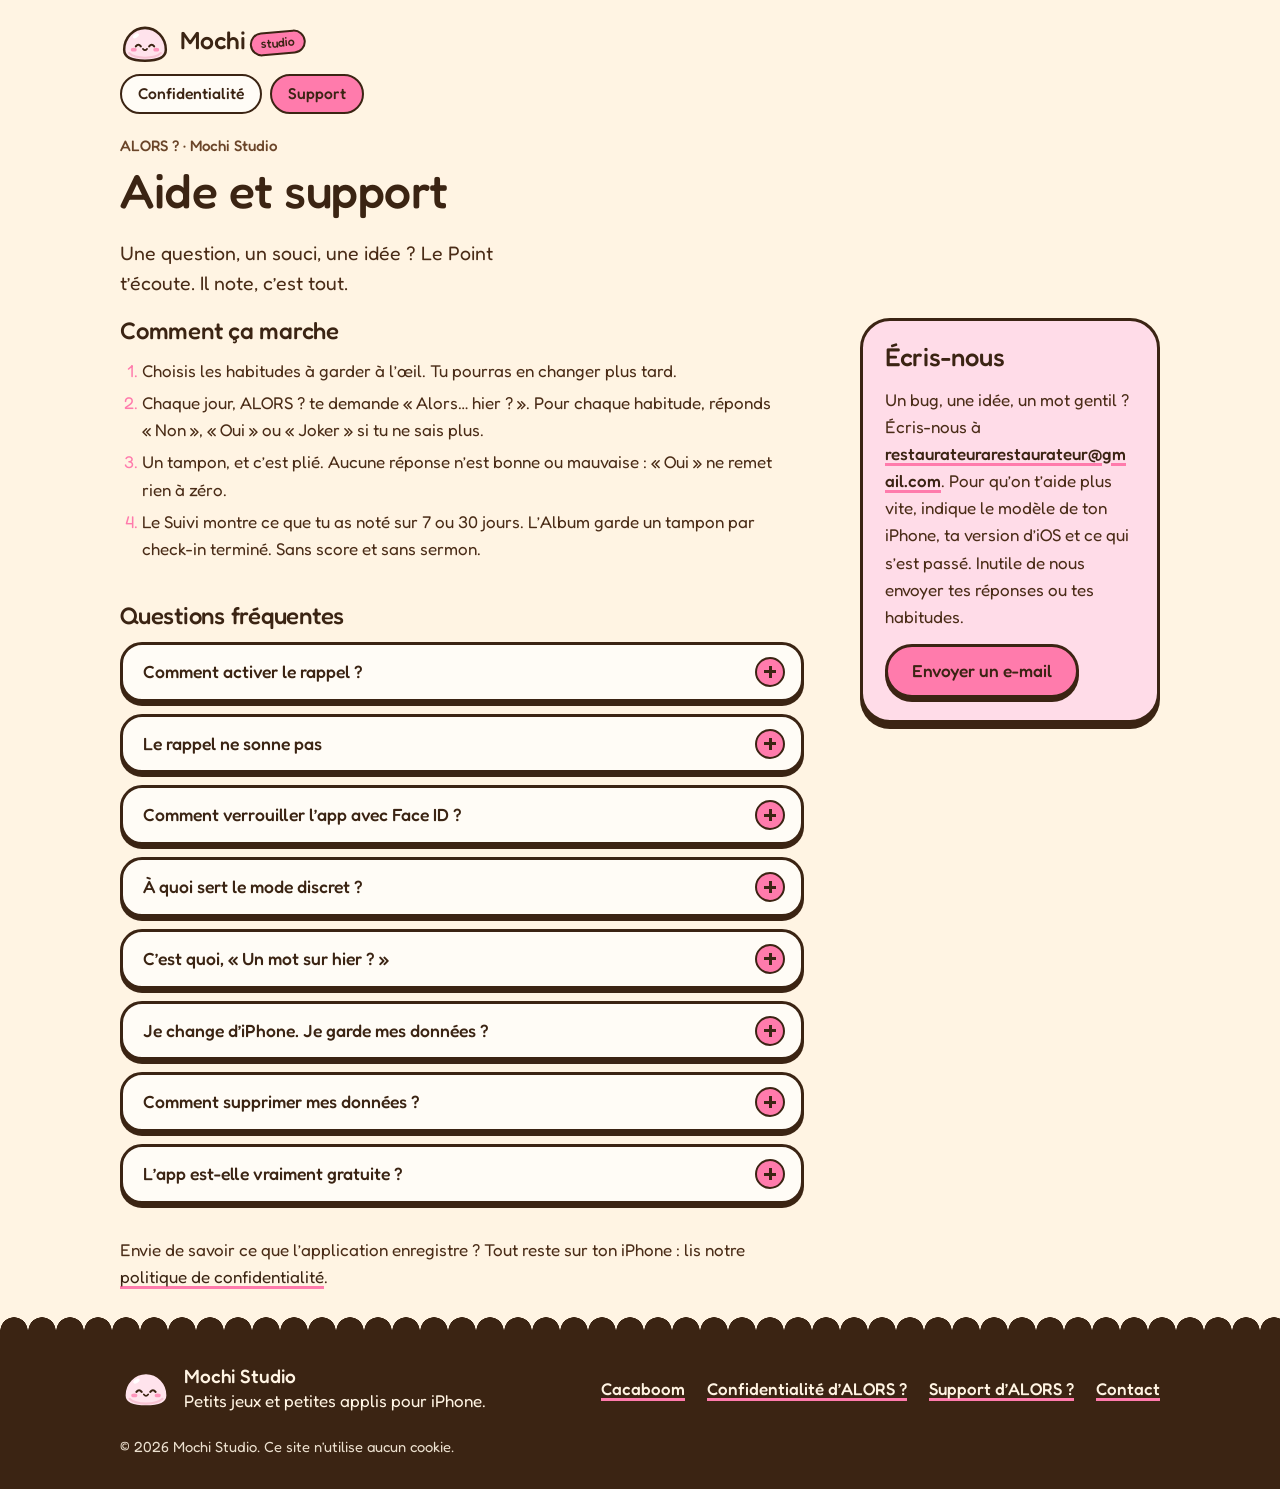
<file: alors/support/index.html>
<!doctype html>
<html lang="fr">
<head>
<meta charset="utf-8">
<meta name="viewport" content="width=device-width, initial-scale=1">
<title>Aide et support d’ALORS&nbsp;? · Mochi Studio</title>
<meta name="description" content="Aide d’ALORS&nbsp;? : rappel quotidien, Face ID, mode discret, changement d’iPhone, copie et suppression des données, et contact par e-mail.">
<link rel="canonical" href="https://gregdev75.github.io/alors/support/">
<meta name="theme-color" content="#FFF4E3">
<meta name="color-scheme" content="light">
<link rel="icon" href="/favicon.ico" sizes="32x32">
<link rel="icon" href="/assets/img/favicon.svg" type="image/svg+xml">
<link rel="apple-touch-icon" href="/apple-touch-icon.png">
<link rel="preload" href="/assets/fonts/fredoka-latin-500-normal.woff2" as="font" type="font/woff2" crossorigin>
<link rel="preload" href="/assets/fonts/fredoka-latin-400-normal.woff2" as="font" type="font/woff2" crossorigin>
<link rel="stylesheet" href="/assets/css/site.css">
<meta property="og:type" content="website">
<meta property="og:site_name" content="Mochi Studio">
<meta property="og:title" content="Aide et support d’ALORS&nbsp;? · Mochi Studio">
<meta property="og:description" content="Aide d’ALORS&nbsp;? : rappel quotidien, Face ID, mode discret, changement d’iPhone, copie et suppression des données, et contact par e-mail.">
<meta property="og:url" content="https://gregdev75.github.io/alors/support/">
<meta property="og:image" content="https://gregdev75.github.io/assets/img/og-mochi-studio.png">
<meta property="og:image:width" content="1200">
<meta property="og:image:height" content="630">
<meta property="og:image:alt" content="Mochi Studio, le petit mochi kawaii">
<meta property="og:locale" content="fr_FR">
<meta name="twitter:card" content="summary_large_image">
</head>
<body>
<a class="skip" href="#main">Aller au contenu</a>
<header class="top">
<div class="wrap top__in">
<a class="brand" href="/" aria-label="Mochi Studio, accueil"><img src="/assets/img/mochi.svg" alt="" width="120" height="100"><span class="brand__name">Mochi<span class="brand__tag">studio</span></span></a>
</div>
<nav class="subnav wrap" aria-label="Pages d’ALORS&nbsp;?"><ul><li><a href="/alors/confidentialite/">Confidentialité</a></li><li><a href="/alors/support/" aria-current="page">Support</a></li></ul></nav>
</header>
<main id="main" class="wrap doc doc--support">
<div class="page-head doc__head">
<p class="kind">ALORS&nbsp;? · Mochi Studio</p>
<h1>Aide et support</h1>
<p class="lead">Une question, un souci, une idée&nbsp;? Le Point t’écoute. Il note, c’est tout.</p>
</div>
<div class="prose doc__body">
<h2 id="comment-ca-marche">Comment ça marche</h2>
<ol><li>Choisis les habitudes à garder à l’œil. Tu pourras en changer plus tard.</li><li>Chaque jour, ALORS&nbsp;? te demande «&nbsp;Alors… hier&nbsp;?&nbsp;». Pour chaque habitude, réponds «&nbsp;Non&nbsp;», «&nbsp;Oui&nbsp;» ou «&nbsp;Joker&nbsp;» si tu ne sais plus.</li><li>Un tampon, et c’est plié. Aucune réponse n’est bonne ou mauvaise&nbsp;: «&nbsp;Oui&nbsp;» ne remet rien à zéro.</li><li>Le Suivi montre ce que tu as noté sur 7 ou 30 jours. L’Album garde un tampon par check-in terminé. Sans score et sans sermon.</li></ol>
<h2 id="faq">Questions fréquentes</h2>
<div class="faq"><details class="card"><summary>Comment activer le rappel&nbsp;?</summary><div class="answer"><p>Va dans <strong>Réglages</strong> dans l’application et active <strong>Rappel quotidien</strong>. Choisis ensuite l’heure qui te va. iOS te demande l’autorisation à ce moment-là, pas avant.</p><p>La notification reste discrète&nbsp;: elle ne cite jamais une habitude. Si le check-in est déjà fait, elle se tait.</p></div></details><details class="card"><summary>Le rappel ne sonne pas</summary><div class="answer"><p>Vérifie que les notifications d’ALORS&nbsp;? sont autorisées dans <strong>Réglages &gt; Notifications &gt; Alors</strong> sur ton iPhone, et qu’un mode Concentration ne les bloque pas.</p><p>Dans l’application, le bouton <strong>Recevoir une notif d’essai</strong> permet de tester en 10 secondes. Et si le check-in du jour est déjà fait, c’est normal&nbsp;: le rappel s’annule tout seul.</p><p>Dernier cas&nbsp;: après un mois sans ouvrir l’application, les rappels s’arrêtent d’eux-mêmes. Ouvre-la une fois et ils repartent.</p></div></details><details class="card"><summary>Comment verrouiller l’app avec Face ID&nbsp;?</summary><div class="answer"><p>Dans <strong>Réglages &gt; Confidentialité</strong>, active <strong>Verrouiller l’app</strong>. ALORS&nbsp;? demandera Face ID, Touch ID ou le code de l’iPhone à l’ouverture et au retour dans l’app.</p><p>La vérification est faite par iOS&nbsp;: l’application ne voit jamais ton visage ni ton empreinte. Si Face ID échoue, tu peux toujours utiliser le code de l’iPhone.</p></div></details><details class="card"><summary>À quoi sert le mode discret&nbsp;?</summary><div class="answer"><p>Il masque le contenu d’ALORS&nbsp;? dans le multitâche (le sélecteur d’apps)&nbsp;: un écran neutre remplace tes réponses. Les curieux repasseront.</p><p>Il ne masque pas l’app sur l’écran d’accueil. Pour empêcher quelqu’un de l’ouvrir, active aussi le verrouillage.</p></div></details><details class="card"><summary>C’est quoi, «&nbsp;Un mot sur hier&nbsp;?&nbsp;»</summary><div class="answer"><p>Un petit plus <strong>facultatif</strong>, sur le résumé du check-in&nbsp;: quelques puces à cocher («&nbsp;Bien dormi&nbsp;», «&nbsp;Stress&nbsp;», «&nbsp;Soirée&nbsp;»…) et une note courte si tu as envie d’écrire. L’application ne te relance jamais pour le remplir.</p><p>Comme le reste, ça ne quitte pas ton iPhone. Tu retrouves tes mots dans l’<strong>Album</strong>, en touchant un tampon.</p></div></details><details class="card"><summary>Je change d’iPhone. Je garde mes données&nbsp;?</summary><div class="answer"><p><strong>Non, pas automatiquement.</strong> Tes données restent sur cet iPhone uniquement et ne sont pas dans la sauvegarde de l’iPhone (iCloud ou ordinateur). Sur un nouvel iPhone, ALORS&nbsp;? repart de zéro.</p><p>Avant de changer, tu peux garder une trace&nbsp;: <strong>Réglages &gt; Données &gt; Partager une copie</strong>. L’application prépare une copie de tes données sous forme de texte (habitudes, réponses, petits mots, réglages) et ouvre la feuille de partage&nbsp;: enregistre-la où tu veux (Fichiers, Notes…). Elle n’est pas protégée par le verrouillage de l’app, alors choisis un endroit tranquille. L’application ne sait pas encore réimporter cette copie.</p></div></details><details class="card"><summary>Comment supprimer mes données&nbsp;?</summary><div class="answer"><p>Dans l’application&nbsp;: <strong>Réglages &gt; Données &gt; Supprimer toutes mes données</strong>, puis confirme avec <strong>Tout supprimer</strong>. Habitudes, réponses, petits mots et réglages sont effacés de l’iPhone, et les rappels sont annulés. Supprimer l’application efface aussi tout.</p><p>C’est définitif&nbsp;: rien n’est sauvegardé ailleurs, pas même chez nous.</p></div></details><details class="card"><summary>L’app est-elle vraiment gratuite&nbsp;?</summary><div class="answer"><p>Oui. Pas de publicité, pas d’abonnement, pas de compte à créer. Elle marche même sans Internet.</p></div></details></div>
</div>
<section class="card contact-card doc__side" id="contact" aria-labelledby="contact-title">
<h2 id="contact-title">Écris-nous</h2>
<p>Un bug, une idée, un mot gentil&nbsp;? Écris-nous à <a class="email" href="mailto:restaurateurarestaurateur@gmail.com?subject=ALORS%20support">restaurateurarestaurateur@gmail.com</a>. Pour qu’on t’aide plus vite, indique le modèle de ton iPhone, ta version d’iOS et ce qui s’est passé. Inutile de nous envoyer tes réponses ou tes habitudes.</p>
<a class="btn" href="mailto:restaurateurarestaurateur@gmail.com?subject=ALORS%20support">Envoyer un e-mail</a>
</section>
<p class="doc__end">Envie de savoir ce que l’application enregistre&nbsp;? Tout reste sur ton iPhone&nbsp;: lis notre <a href="/alors/confidentialite/">politique de confidentialité</a>.</p>
</main>
<footer class="foot">
<div class="wrap foot__grid">
<div class="foot__brand"><img src="/assets/img/mochi.svg" alt="" width="120" height="100"><p><strong>Mochi Studio</strong><br>Petits jeux et petites applis pour iPhone.</p></div>
<nav aria-label="Liens du site"><ul class="foot__links">
<li><a href="/cacaboom/">Cacaboom</a></li>
<li><a href="/alors/confidentialite/">Confidentialité d’ALORS&nbsp;?</a></li>
<li><a href="/alors/support/">Support d’ALORS&nbsp;?</a></li>
<li><a href="mailto:restaurateurarestaurateur@gmail.com?subject=Mochi%20Studio">Contact</a></li>
</ul></nav>
<p class="foot__legal">© 2026 Mochi Studio. Ce site n’utilise aucun cookie.</p>
</div>
</footer>
</body>
</html>
</file>
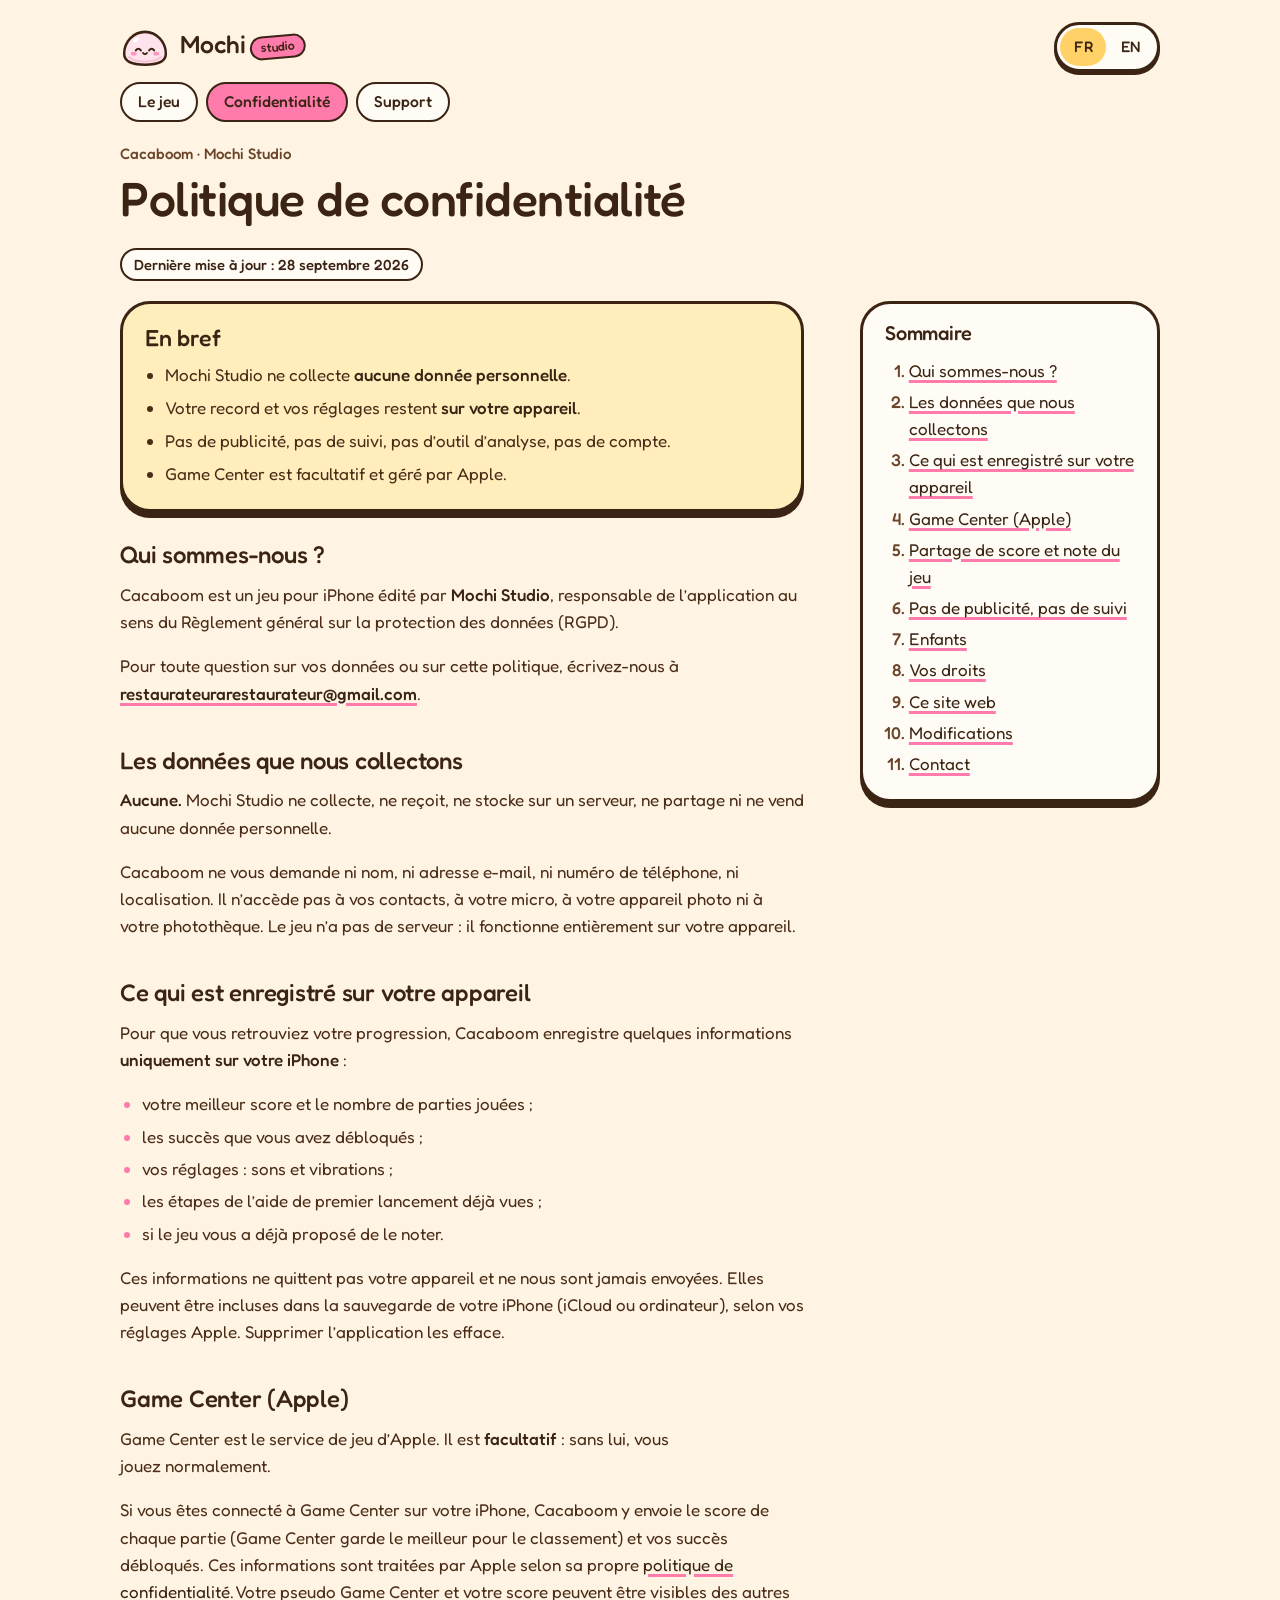
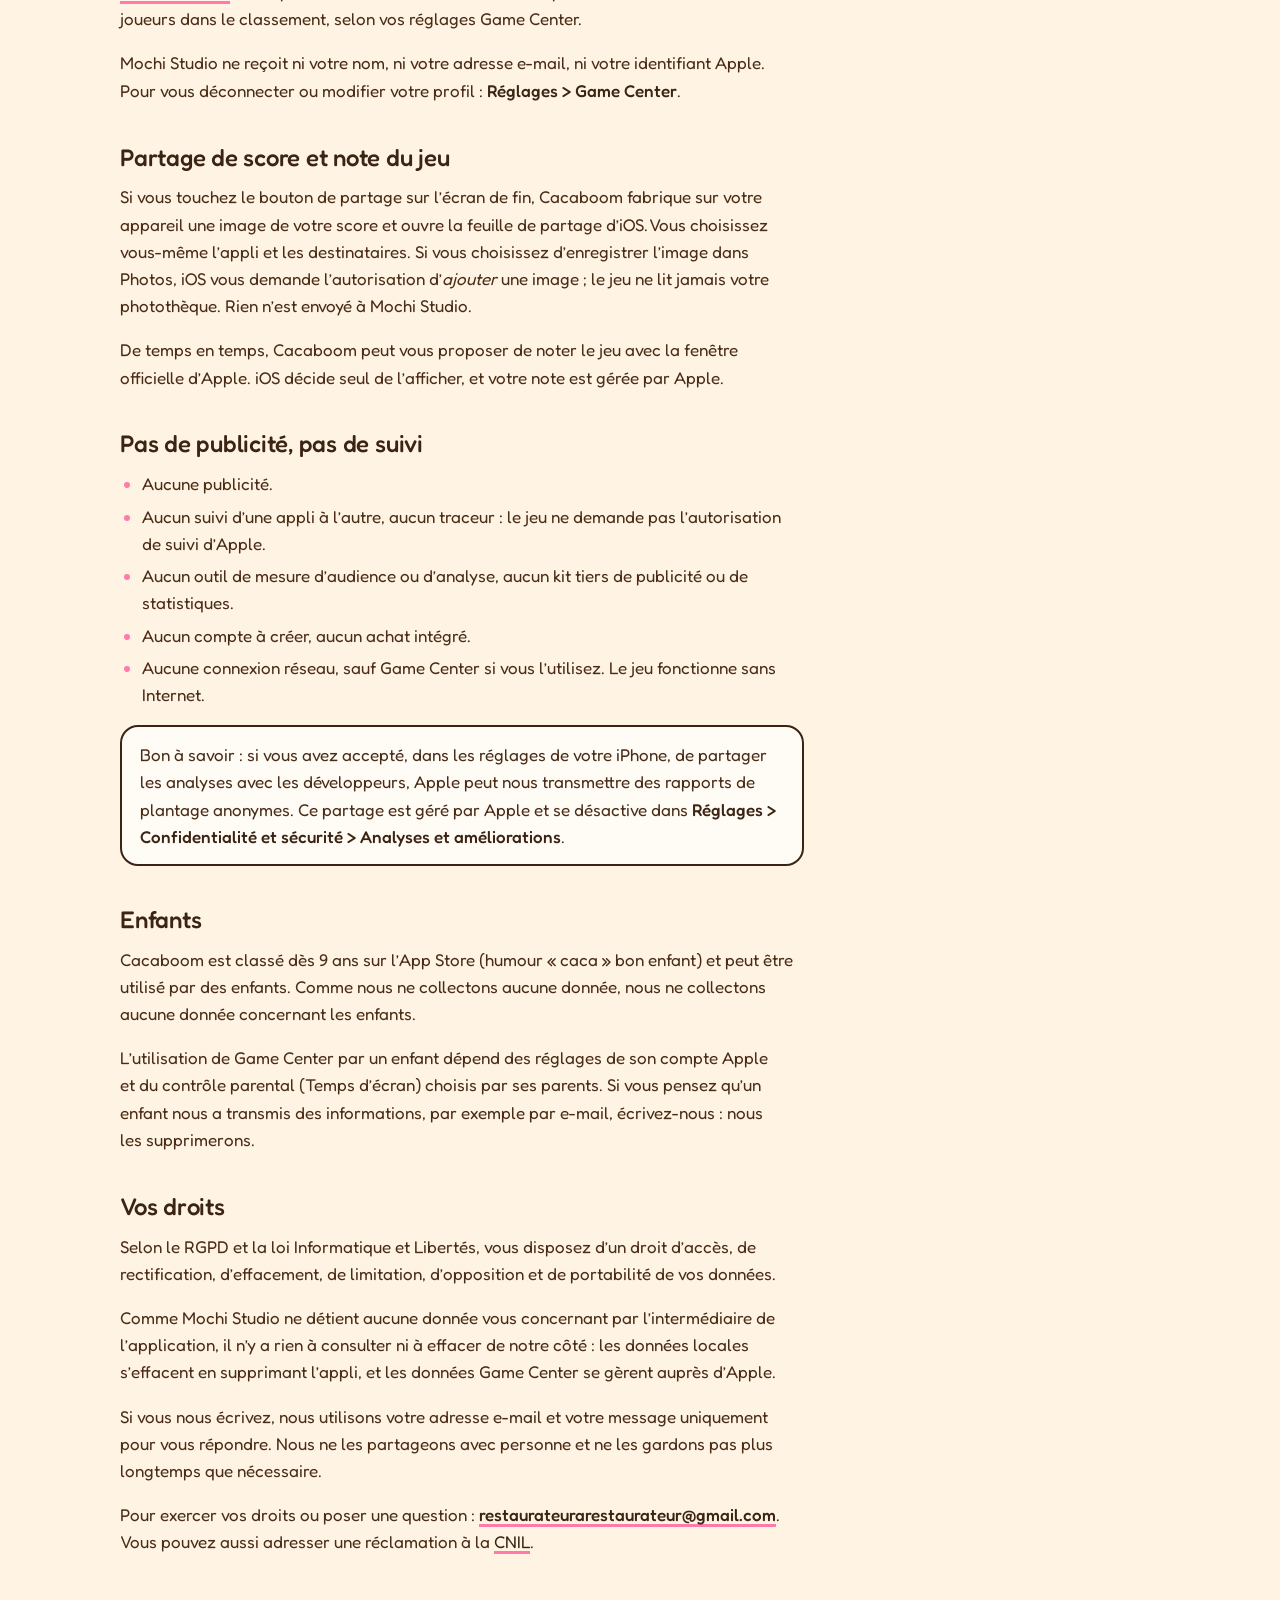
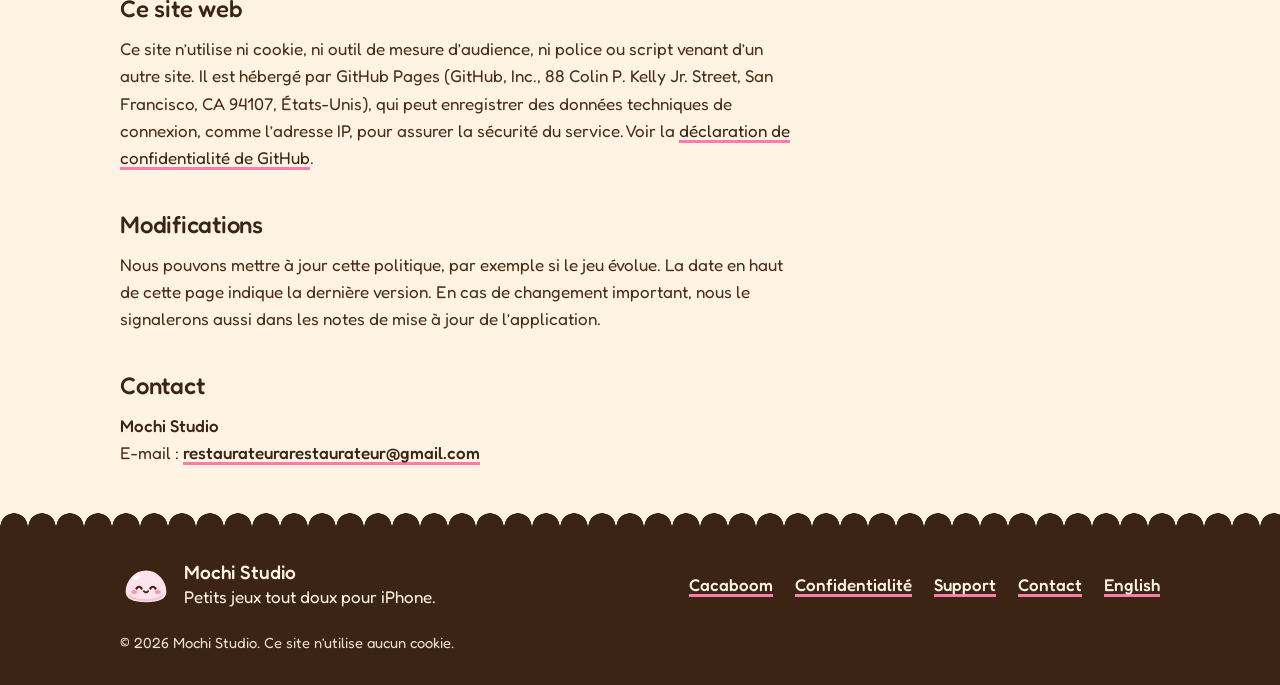
<file: cacaboom/confidentialite/index.html>
<!doctype html>
<html lang="fr">
<head>
<meta charset="utf-8">
<meta name="viewport" content="width=device-width, initial-scale=1">
<title>Confidentialité de Cacaboom · Mochi Studio</title>
<meta name="description" content="Politique de confidentialité de Cacaboom : aucune donnée personnelle collectée, sauvegarde uniquement sur l’appareil, Game Center facultatif géré par Apple.">
<link rel="canonical" href="https://gregdev75.github.io/cacaboom/confidentialite/">
<link rel="alternate" hreflang="fr" href="https://gregdev75.github.io/cacaboom/confidentialite/">
<link rel="alternate" hreflang="en" href="https://gregdev75.github.io/en/cacaboom/privacy/">
<link rel="alternate" hreflang="x-default" href="https://gregdev75.github.io/cacaboom/confidentialite/">
<meta name="theme-color" content="#FFF4E3">
<meta name="color-scheme" content="light">
<link rel="icon" href="/favicon.ico" sizes="32x32">
<link rel="icon" href="/assets/img/favicon.svg" type="image/svg+xml">
<link rel="apple-touch-icon" href="/apple-touch-icon.png">
<link rel="preload" href="/assets/fonts/fredoka-latin-500-normal.woff2" as="font" type="font/woff2" crossorigin>
<link rel="preload" href="/assets/fonts/fredoka-latin-400-normal.woff2" as="font" type="font/woff2" crossorigin>
<link rel="stylesheet" href="/assets/css/site.css">
<meta property="og:type" content="website">
<meta property="og:site_name" content="Mochi Studio">
<meta property="og:title" content="Confidentialité de Cacaboom · Mochi Studio">
<meta property="og:description" content="Politique de confidentialité de Cacaboom : aucune donnée personnelle collectée, sauvegarde uniquement sur l’appareil, Game Center facultatif géré par Apple.">
<meta property="og:url" content="https://gregdev75.github.io/cacaboom/confidentialite/">
<meta property="og:image" content="https://gregdev75.github.io/cacaboom/img/og-cacaboom.png">
<meta property="og:image:width" content="1200">
<meta property="og:image:height" content="630">
<meta property="og:image:alt" content="Icône de Cacaboom et les cacas kawaii du jeu">
<meta property="og:locale" content="fr_FR">
<meta property="og:locale:alternate" content="en_US">
<meta name="twitter:card" content="summary_large_image">
</head>
<body>
<a class="skip" href="#main">Aller au contenu</a>
<header class="top">
<div class="wrap top__in">
<a class="brand" href="/" aria-label="Mochi Studio, accueil"><img src="/assets/img/mochi.svg" alt="" width="120" height="100"><span class="brand__name">Mochi<span class="brand__tag">studio</span></span></a>
<nav class="lang" aria-label="Langue"><span aria-current="true">FR</span><a href="/en/cacaboom/privacy/" hreflang="en" lang="en" aria-label="English version">EN</a></nav>
</div>
<nav class="subnav wrap" aria-label="Pages de Cacaboom"><ul><li><a href="/cacaboom/">Le jeu</a></li><li><a href="/cacaboom/confidentialite/" aria-current="page">Confidentialité</a></li><li><a href="/cacaboom/support/">Support</a></li></ul></nav>
</header>
<main id="main" class="wrap doc">
<div class="page-head doc__head">
<p class="kind">Cacaboom · Mochi Studio</p>
<h1>Politique de confidentialité</h1>
<p class="updated">Dernière mise à jour&nbsp;: <time datetime="2026-09-28">28 septembre 2026</time></p>
</div>
<section class="card tldr doc__lead" aria-labelledby="tldr-title">
<h2 id="tldr-title">En bref</h2>
<ul><li>Mochi Studio ne collecte <strong>aucune donnée personnelle</strong>.</li><li>Votre record et vos réglages restent <strong>sur votre appareil</strong>.</li><li>Pas de publicité, pas de suivi, pas d’outil d’analyse, pas de compte.</li><li>Game Center est facultatif et géré par Apple.</li></ul>
</section>
<nav class="card toc doc__side" aria-labelledby="toc-title">
<h2 id="toc-title">Sommaire</h2>
<ol><li><a href="#responsable">Qui sommes-nous&nbsp;?</a></li><li><a href="#donnees-collectees">Les données que nous collectons</a></li><li><a href="#stockage-local">Ce qui est enregistré sur votre appareil</a></li><li><a href="#game-center">Game Center (Apple)</a></li><li><a href="#partage">Partage de score et note du jeu</a></li><li><a href="#publicite-suivi">Pas de publicité, pas de suivi</a></li><li><a href="#enfants">Enfants</a></li><li><a href="#vos-droits">Vos droits</a></li><li><a href="#site">Ce site web</a></li><li><a href="#modifications">Modifications</a></li><li><a href="#contact">Contact</a></li></ol>
</nav>
<div class="prose doc__body">
<h2 id="responsable">Qui sommes-nous&nbsp;?</h2>
<p>Cacaboom est un jeu pour iPhone édité par <strong>Mochi Studio</strong>, responsable de l’application au sens du Règlement général sur la protection des données (RGPD).</p>
<p>Pour toute question sur vos données ou sur cette politique, écrivez-nous à <a class="email" href="mailto:restaurateurarestaurateur@gmail.com?subject=Cacaboom%20confidentialite">restaurateurarestaurateur@gmail.com</a>.</p>

<h2 id="donnees-collectees">Les données que nous collectons</h2>
<p><strong>Aucune.</strong> Mochi Studio ne collecte, ne reçoit, ne stocke sur un serveur, ne partage ni ne vend aucune donnée personnelle.</p>
<p>Cacaboom ne vous demande ni nom, ni adresse e-mail, ni numéro de téléphone, ni localisation. Il n’accède pas à vos contacts, à votre micro, à votre appareil photo ni à votre photothèque. Le jeu n’a pas de serveur&nbsp;: il fonctionne entièrement sur votre appareil.</p>

<h2 id="stockage-local">Ce qui est enregistré sur votre appareil</h2>
<p>Pour que vous retrouviez votre progression, Cacaboom enregistre quelques informations <strong>uniquement sur votre iPhone</strong>&nbsp;:</p>
<ul>
<li>votre meilleur score et le nombre de parties jouées&nbsp;;</li>
<li>les succès que vous avez débloqués&nbsp;;</li>
<li>vos réglages&nbsp;: sons et vibrations&nbsp;;</li>
<li>les étapes de l’aide de premier lancement déjà vues&nbsp;;</li>
<li>si le jeu vous a déjà proposé de le noter.</li>
</ul>
<p>Ces informations ne quittent pas votre appareil et ne nous sont jamais envoyées. Elles peuvent être incluses dans la sauvegarde de votre iPhone (iCloud ou ordinateur), selon vos réglages Apple. Supprimer l’application les efface.</p>

<h2 id="game-center">Game Center (Apple)</h2>
<p>Game Center est le service de jeu d’Apple. Il est <strong>facultatif</strong>&nbsp;: sans lui, vous jouez normalement.</p>
<p>Si vous êtes connecté à Game Center sur votre iPhone, Cacaboom y envoie le score de chaque partie (Game Center garde le meilleur pour le classement) et vos succès débloqués. Ces informations sont traitées par Apple selon sa propre <a href="https://www.apple.com/fr/legal/privacy/fr-ww/" hreflang="fr">politique de confidentialité</a>. Votre pseudo Game Center et votre score peuvent être visibles des autres joueurs dans le classement, selon vos réglages Game Center.</p>
<p>Mochi Studio ne reçoit ni votre nom, ni votre adresse e-mail, ni votre identifiant Apple. Pour vous déconnecter ou modifier votre profil&nbsp;: <strong>Réglages &gt; Game Center</strong>.</p>

<h2 id="partage">Partage de score et note du jeu</h2>
<p>Si vous touchez le bouton de partage sur l’écran de fin, Cacaboom fabrique sur votre appareil une image de votre score et ouvre la feuille de partage d’iOS. Vous choisissez vous-même l’appli et les destinataires. Si vous choisissez d’enregistrer l’image dans Photos, iOS vous demande l’autorisation d’<em>ajouter</em> une image&nbsp;; le jeu ne lit jamais votre photothèque. Rien n’est envoyé à Mochi Studio.</p>
<p>De temps en temps, Cacaboom peut vous proposer de noter le jeu avec la fenêtre officielle d’Apple. iOS décide seul de l’afficher, et votre note est gérée par Apple.</p>

<h2 id="publicite-suivi">Pas de publicité, pas de suivi</h2>
<ul>
<li>Aucune publicité.</li>
<li>Aucun suivi d’une appli à l’autre, aucun traceur&nbsp;: le jeu ne demande pas l’autorisation de suivi d’Apple.</li>
<li>Aucun outil de mesure d’audience ou d’analyse, aucun kit tiers de publicité ou de statistiques.</li>
<li>Aucun compte à créer, aucun achat intégré.</li>
<li>Aucune connexion réseau, sauf Game Center si vous l’utilisez. Le jeu fonctionne sans Internet.</li>
</ul>
<p class="note">Bon à savoir&nbsp;: si vous avez accepté, dans les réglages de votre iPhone, de partager les analyses avec les développeurs, Apple peut nous transmettre des rapports de plantage anonymes. Ce partage est géré par Apple et se désactive dans <strong>Réglages &gt; Confidentialité et sécurité &gt; Analyses et améliorations</strong>.</p>

<h2 id="enfants">Enfants</h2>
<p>Cacaboom est classé dès 9 ans sur l’App Store (humour « caca » bon enfant) et peut être utilisé par des enfants. Comme nous ne collectons aucune donnée, nous ne collectons aucune donnée concernant les enfants.</p>
<p>L’utilisation de Game Center par un enfant dépend des réglages de son compte Apple et du contrôle parental (Temps d’écran) choisis par ses parents. Si vous pensez qu’un enfant nous a transmis des informations, par exemple par e-mail, écrivez-nous&nbsp;: nous les supprimerons.</p>

<h2 id="vos-droits">Vos droits</h2>
<p>Selon le RGPD et la loi Informatique et Libertés, vous disposez d’un droit d’accès, de rectification, d’effacement, de limitation, d’opposition et de portabilité de vos données.</p>
<p>Comme Mochi Studio ne détient aucune donnée vous concernant par l’intermédiaire de l’application, il n’y a rien à consulter ni à effacer de notre côté&nbsp;: les données locales s’effacent en supprimant l’appli, et les données Game Center se gèrent auprès d’Apple.</p>
<p>Si vous nous écrivez, nous utilisons votre adresse e-mail et votre message uniquement pour vous répondre. Nous ne les partageons avec personne et ne les gardons pas plus longtemps que nécessaire.</p>
<p>Pour exercer vos droits ou poser une question&nbsp;: <a class="email" href="mailto:restaurateurarestaurateur@gmail.com?subject=Cacaboom%20confidentialite">restaurateurarestaurateur@gmail.com</a>. Vous pouvez aussi adresser une réclamation à la <a href="https://www.cnil.fr/fr/plaintes" hreflang="fr">CNIL</a>.</p>

<h2 id="site">Ce site web</h2>
<p>Ce site n’utilise ni cookie, ni outil de mesure d’audience, ni police ou script venant d’un autre site. Il est hébergé par GitHub Pages (GitHub, Inc., 88 Colin P. Kelly Jr. Street, San Francisco, CA 94107, États-Unis), qui peut enregistrer des données techniques de connexion, comme l’adresse IP, pour assurer la sécurité du service. Voir la <a href="https://docs.github.com/fr/site-policy/privacy-policies/github-general-privacy-statement" hreflang="fr">déclaration de confidentialité de GitHub</a>.</p>

<h2 id="modifications">Modifications</h2>
<p>Nous pouvons mettre à jour cette politique, par exemple si le jeu évolue. La date en haut de cette page indique la dernière version. En cas de changement important, nous le signalerons aussi dans les notes de mise à jour de l’application.</p>

<h2 id="contact">Contact</h2>
<p><strong>Mochi Studio</strong><br>E-mail&nbsp;: <a class="email" href="mailto:restaurateurarestaurateur@gmail.com?subject=Cacaboom%20confidentialite">restaurateurarestaurateur@gmail.com</a></p>
</div>
</main>
<footer class="foot">
<div class="wrap foot__grid">
<div class="foot__brand"><img src="/assets/img/mochi.svg" alt="" width="120" height="100"><p><strong>Mochi Studio</strong><br>Petits jeux tout doux pour iPhone.</p></div>
<nav aria-label="Liens du site"><ul class="foot__links">
<li><a href="/cacaboom/">Cacaboom</a></li>
<li><a href="/cacaboom/confidentialite/">Confidentialité</a></li>
<li><a href="/cacaboom/support/">Support</a></li>
<li><a href="mailto:restaurateurarestaurateur@gmail.com?subject=Mochi%20Studio">Contact</a></li>
<li><a href="/en/cacaboom/privacy/" hreflang="en" lang="en">English</a></li>
</ul></nav>
<p class="foot__legal">© 2026 Mochi Studio. Ce site n’utilise aucun cookie.</p>
</div>
</footer>
</body>
</html>
</file>
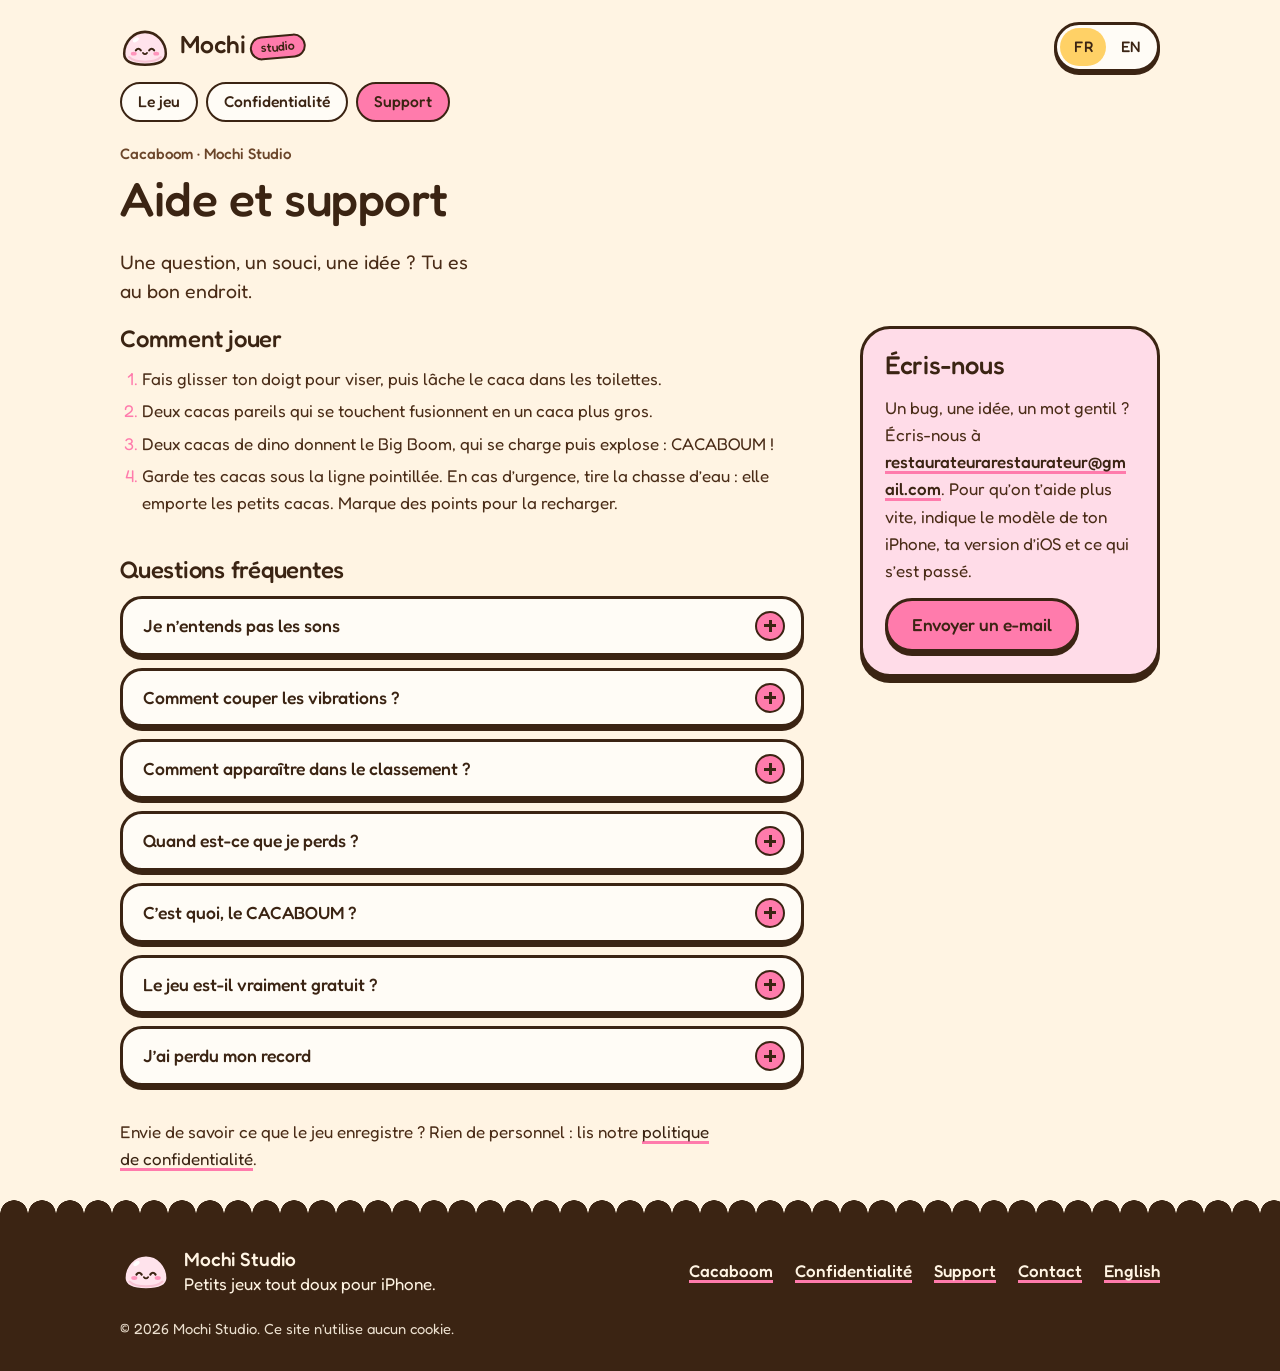
<file: cacaboom/support/index.html>
<!doctype html>
<html lang="fr">
<head>
<meta charset="utf-8">
<meta name="viewport" content="width=device-width, initial-scale=1">
<title>Aide et support de Cacaboom · Mochi Studio</title>
<meta name="description" content="Aide de Cacaboom : comment jouer, questions fréquentes (sons, vibrations, classement Game Center, fin de partie) et contact par e-mail.">
<link rel="canonical" href="https://gregdev75.github.io/cacaboom/support/">
<link rel="alternate" hreflang="fr" href="https://gregdev75.github.io/cacaboom/support/">
<link rel="alternate" hreflang="en" href="https://gregdev75.github.io/en/cacaboom/support/">
<link rel="alternate" hreflang="x-default" href="https://gregdev75.github.io/cacaboom/support/">
<meta name="theme-color" content="#FFF4E3">
<meta name="color-scheme" content="light">
<link rel="icon" href="/favicon.ico" sizes="32x32">
<link rel="icon" href="/assets/img/favicon.svg" type="image/svg+xml">
<link rel="apple-touch-icon" href="/apple-touch-icon.png">
<link rel="preload" href="/assets/fonts/fredoka-latin-500-normal.woff2" as="font" type="font/woff2" crossorigin>
<link rel="preload" href="/assets/fonts/fredoka-latin-400-normal.woff2" as="font" type="font/woff2" crossorigin>
<link rel="stylesheet" href="/assets/css/site.css">
<meta property="og:type" content="website">
<meta property="og:site_name" content="Mochi Studio">
<meta property="og:title" content="Aide et support de Cacaboom · Mochi Studio">
<meta property="og:description" content="Aide de Cacaboom : comment jouer, questions fréquentes (sons, vibrations, classement Game Center, fin de partie) et contact par e-mail.">
<meta property="og:url" content="https://gregdev75.github.io/cacaboom/support/">
<meta property="og:image" content="https://gregdev75.github.io/cacaboom/img/og-cacaboom.png">
<meta property="og:image:width" content="1200">
<meta property="og:image:height" content="630">
<meta property="og:image:alt" content="Icône de Cacaboom et les cacas kawaii du jeu">
<meta property="og:locale" content="fr_FR">
<meta property="og:locale:alternate" content="en_US">
<meta name="twitter:card" content="summary_large_image">
</head>
<body>
<a class="skip" href="#main">Aller au contenu</a>
<header class="top">
<div class="wrap top__in">
<a class="brand" href="/" aria-label="Mochi Studio, accueil"><img src="/assets/img/mochi.svg" alt="" width="120" height="100"><span class="brand__name">Mochi<span class="brand__tag">studio</span></span></a>
<nav class="lang" aria-label="Langue"><span aria-current="true">FR</span><a href="/en/cacaboom/support/" hreflang="en" lang="en" aria-label="English version">EN</a></nav>
</div>
<nav class="subnav wrap" aria-label="Pages de Cacaboom"><ul><li><a href="/cacaboom/">Le jeu</a></li><li><a href="/cacaboom/confidentialite/">Confidentialité</a></li><li><a href="/cacaboom/support/" aria-current="page">Support</a></li></ul></nav>
</header>
<main id="main" class="wrap doc doc--support">
<div class="page-head doc__head">
<p class="kind">Cacaboom · Mochi Studio</p>
<h1>Aide et support</h1>
<p class="lead">Une question, un souci, une idée&nbsp;? Tu es au bon endroit.</p>
</div>
<div class="prose doc__body">
<h2 id="comment-jouer">Comment jouer</h2>
<ol><li>Fais glisser ton doigt pour viser, puis lâche le caca dans les toilettes.</li><li>Deux cacas pareils qui se touchent fusionnent en un caca plus gros.</li><li>Deux cacas de dino donnent le Big Boom, qui se charge puis explose&nbsp;: CACABOUM&nbsp;!</li><li>Garde tes cacas sous la ligne pointillée. En cas d’urgence, tire la chasse d’eau&nbsp;: elle emporte les petits cacas. Marque des points pour la recharger.</li></ol>
<h2 id="faq">Questions fréquentes</h2>
<div class="faq"><details class="card"><summary>Je n’entends pas les sons</summary><div class="answer"><p>Vérifie d’abord que ton iPhone n’est pas en <strong>mode silencieux</strong>&nbsp;: c’est le bouton sur le côté de l’iPhone (ou le bouton Action sur les modèles récents). Monte ensuite le volume.</p><p>Vérifie aussi que l’interrupteur <strong>Sons</strong> est activé&nbsp;: il se trouve dans le menu Pause et sur l’écran de fin de partie.</p></div></details><details class="card"><summary>Comment couper les vibrations&nbsp;?</summary><div class="answer"><p>Touche le bouton <strong>Pause</strong> pendant la partie, ou attends l’<strong>écran de fin</strong>&nbsp;: l’interrupteur <strong>Vibrations</strong> les coupe ou les remet. Ton choix est gardé pour les parties suivantes.</p></div></details><details class="card"><summary>Comment apparaître dans le classement&nbsp;?</summary><div class="answer"><p>Le classement et les succès passent par Game Center. Connecte-toi dans <strong>Réglages &gt; Game Center</strong> sur ton iPhone, puis relance Cacaboom. Touche ensuite le <strong>trophée</strong> sur l’écran d’accueil ou de fin pour voir le classement.</p></div></details><details class="card"><summary>Quand est-ce que je perds&nbsp;?</summary><div class="answer"><p>Quand un caca reste posé <strong>au-dessus de la ligne pointillée</strong> pendant tout le compte à rebours <strong>3,&nbsp;2,&nbsp;1</strong>. S’il redescend sous la ligne à temps, tu es sauvé.</p><p>Astuce&nbsp;: tire la chasse d’eau pour faire de la place.</p></div></details><details class="card"><summary>C’est quoi, le CACABOUM&nbsp;?</summary><div class="answer"><p>Quand deux cacas de dino fusionnent, ils donnent le <strong>Big Boom</strong>. Il se charge quelques instants, puis explose en pulvérisant les cacas autour de lui&nbsp;: plein de points et de la place en plus.</p></div></details><details class="card"><summary>Le jeu est-il vraiment gratuit&nbsp;?</summary><div class="answer"><p>Oui. Pas de publicité, pas d’achat intégré, pas de compte à créer. Il fonctionne même sans Internet.</p></div></details><details class="card"><summary>J’ai perdu mon record</summary><div class="answer"><p>Ton record est enregistré <strong>seulement sur ton iPhone</strong>. Si tu supprimes l’appli, il est effacé, sauf si tu restaures une sauvegarde de ton iPhone. Si tu es connecté à Game Center, ton meilleur score reste visible dans le classement.</p></div></details></div>
</div>
<section class="card contact-card doc__side" id="contact" aria-labelledby="contact-title">
<h2 id="contact-title">Écris-nous</h2>
<p>Un bug, une idée, un mot gentil&nbsp;? Écris-nous à <a class="email" href="mailto:restaurateurarestaurateur@gmail.com?subject=Cacaboom%20support">restaurateurarestaurateur@gmail.com</a>. Pour qu’on t’aide plus vite, indique le modèle de ton iPhone, ta version d’iOS et ce qui s’est passé.</p>
<a class="btn" href="mailto:restaurateurarestaurateur@gmail.com?subject=Cacaboom%20support">Envoyer un e-mail</a>
</section>
<p class="doc__end">Envie de savoir ce que le jeu enregistre&nbsp;? Rien de personnel&nbsp;: lis notre <a href="/cacaboom/confidentialite/">politique de confidentialité</a>.</p>
</main>
<footer class="foot">
<div class="wrap foot__grid">
<div class="foot__brand"><img src="/assets/img/mochi.svg" alt="" width="120" height="100"><p><strong>Mochi Studio</strong><br>Petits jeux tout doux pour iPhone.</p></div>
<nav aria-label="Liens du site"><ul class="foot__links">
<li><a href="/cacaboom/">Cacaboom</a></li>
<li><a href="/cacaboom/confidentialite/">Confidentialité</a></li>
<li><a href="/cacaboom/support/">Support</a></li>
<li><a href="mailto:restaurateurarestaurateur@gmail.com?subject=Mochi%20Studio">Contact</a></li>
<li><a href="/en/cacaboom/support/" hreflang="en" lang="en">English</a></li>
</ul></nav>
<p class="foot__legal">© 2026 Mochi Studio. Ce site n’utilise aucun cookie.</p>
</div>
</footer>
</body>
</html>
</file>
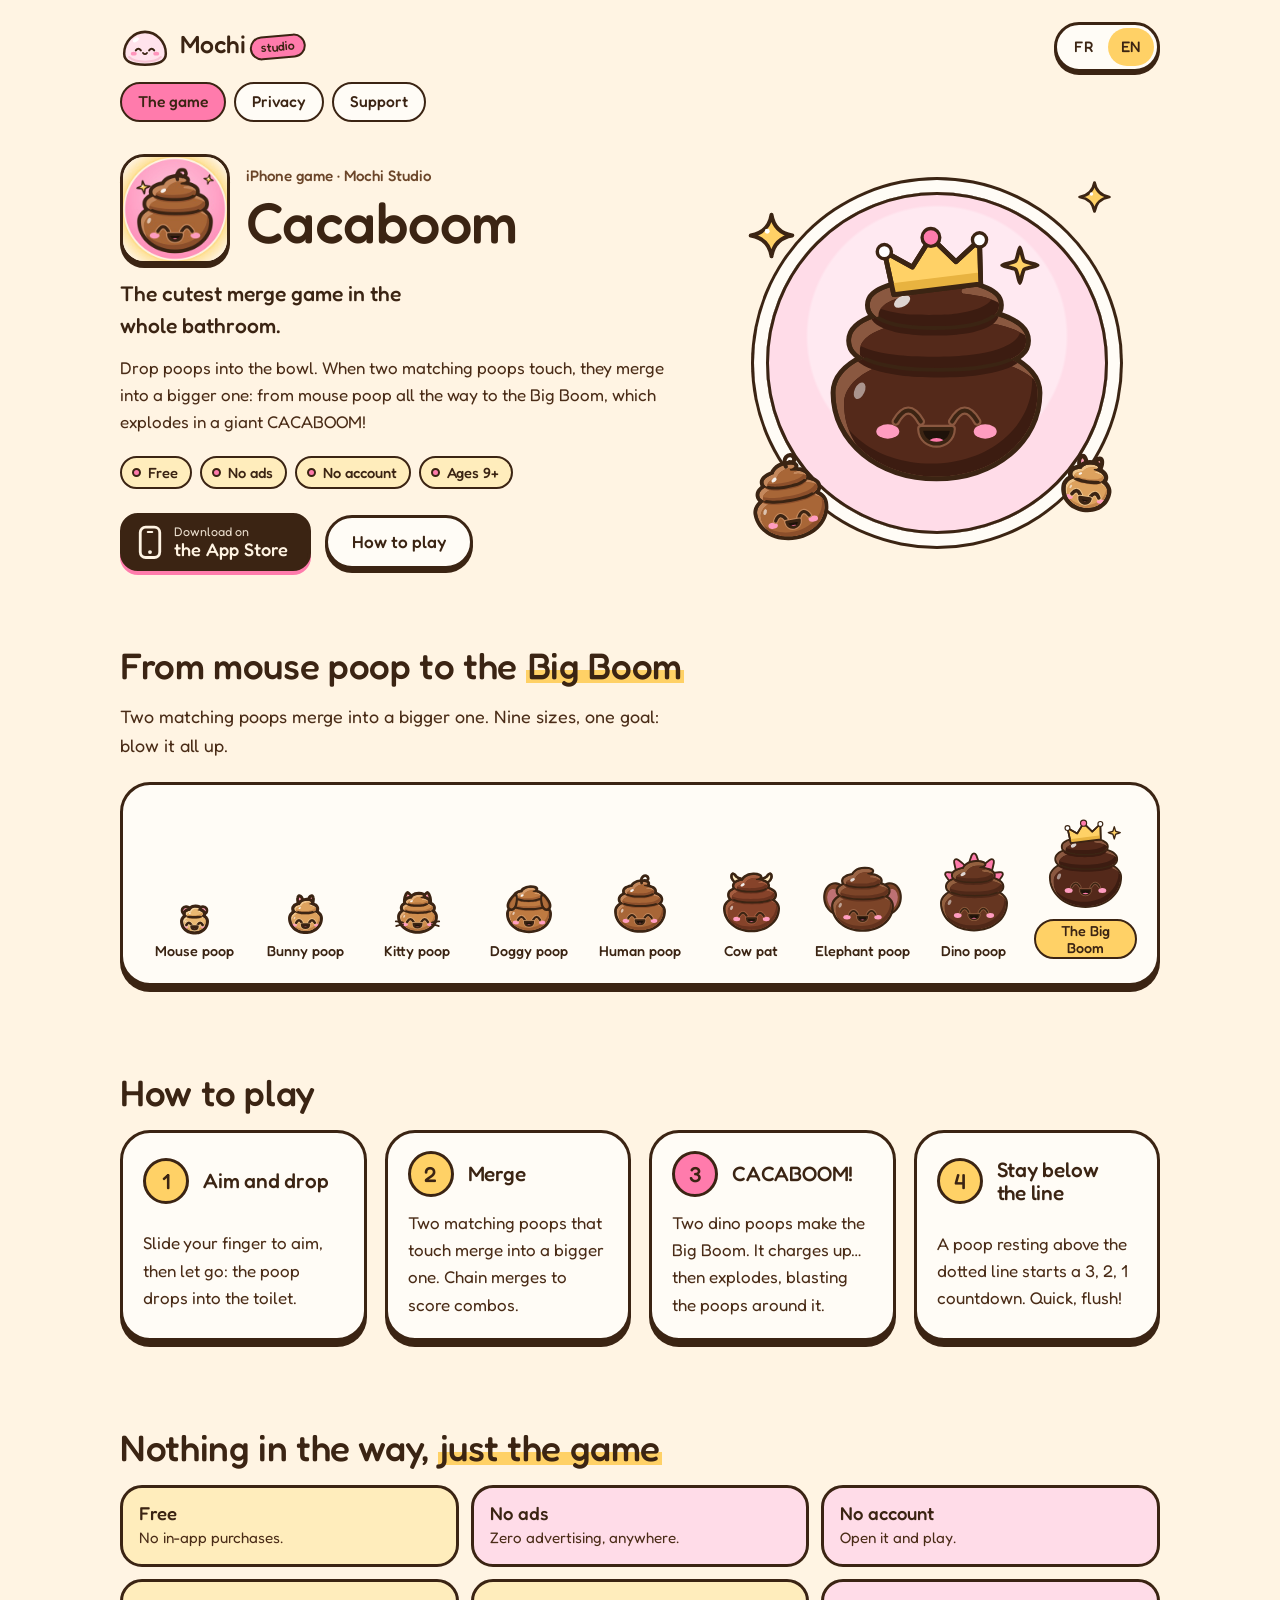
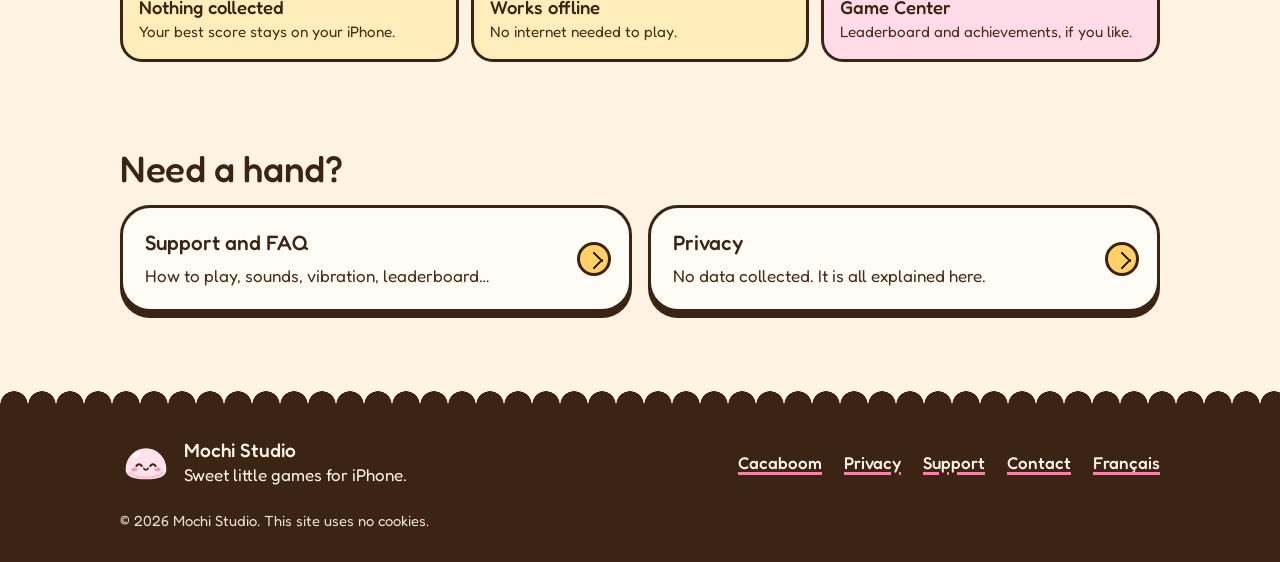
<file: en/cacaboom/index.html>
<!doctype html>
<html lang="en">
<head>
<meta charset="utf-8">
<meta name="viewport" content="width=device-width, initial-scale=1">
<title>Cacaboom · Kawaii merge game for iPhone</title>
<meta name="description" content="Cacaboom, the cutest merge game in the whole bathroom: drop poops and merge them all the way to the Big Boom. Free, no ads, no account.">
<link rel="canonical" href="https://gregdev75.github.io/en/cacaboom/">
<link rel="alternate" hreflang="fr" href="https://gregdev75.github.io/cacaboom/">
<link rel="alternate" hreflang="en" href="https://gregdev75.github.io/en/cacaboom/">
<link rel="alternate" hreflang="x-default" href="https://gregdev75.github.io/cacaboom/">
<meta name="theme-color" content="#FFF4E3">
<meta name="color-scheme" content="light">
<link rel="icon" href="/favicon.ico" sizes="32x32">
<link rel="icon" href="/assets/img/favicon.svg" type="image/svg+xml">
<link rel="apple-touch-icon" href="/apple-touch-icon.png">
<link rel="preload" href="/assets/fonts/fredoka-latin-500-normal.woff2" as="font" type="font/woff2" crossorigin>
<link rel="preload" href="/assets/fonts/fredoka-latin-400-normal.woff2" as="font" type="font/woff2" crossorigin>
<link rel="stylesheet" href="/assets/css/site.css">
<meta property="og:type" content="website">
<meta property="og:site_name" content="Mochi Studio">
<meta property="og:title" content="Cacaboom">
<meta property="og:description" content="Cacaboom, the cutest merge game in the whole bathroom: drop poops and merge them all the way to the Big Boom. Free, no ads, no account.">
<meta property="og:url" content="https://gregdev75.github.io/en/cacaboom/">
<meta property="og:image" content="https://gregdev75.github.io/cacaboom/img/og-cacaboom.png">
<meta property="og:image:width" content="1200">
<meta property="og:image:height" content="630">
<meta property="og:image:alt" content="Cacaboom app icon and the game’s kawaii poops">
<meta property="og:locale" content="en_US">
<meta property="og:locale:alternate" content="fr_FR">
<meta name="twitter:card" content="summary_large_image">
<meta name="apple-itunes-app" content="app-id=6816433375">
</head>
<body>
<a class="skip" href="#main">Skip to content</a>
<header class="top">
<div class="wrap top__in">
<a class="brand" href="/en/" aria-label="Mochi Studio, home"><img src="/assets/img/mochi.svg" alt="" width="120" height="100"><span class="brand__name">Mochi<span class="brand__tag">studio</span></span></a>
<nav class="lang" aria-label="Language"><a href="/cacaboom/" hreflang="fr" lang="fr" aria-label="Version française">FR</a><span aria-current="true">EN</span></nav>
</div>
<nav class="subnav wrap" aria-label="Cacaboom pages"><ul><li><a href="/en/cacaboom/" aria-current="page">The game</a></li><li><a href="/en/cacaboom/privacy/">Privacy</a></li><li><a href="/en/cacaboom/support/">Support</a></li></ul></nav>
</header>
<main id="main">
<section class="app-hero">
<div class="wrap app-hero__grid">
<div>
<div class="app-hero__head">
<img class="app-icon" src="/cacaboom/img/icon-256.jpg" alt="Cacaboom app icon" width="256" height="256">
<div><p class="kind">iPhone game · Mochi Studio</p><h1>Cacaboom</h1></div>
</div>
<p class="lead">The cutest merge game in the whole bathroom.</p>
<p>Drop poops into the bowl. When two matching poops touch, they merge into a bigger one: from mouse poop all the way to the Big Boom, which explodes in a giant CACABOOM!</p>
<ul class="chips"><li>Free</li><li>No ads</li><li>No account</li><li>Ages 9+</li></ul>
<div class="actions">
<!-- App Store : lien de Cacaboom (publié le 2 octobre 2026) -->
<a class="store" href="https://apps.apple.com/app/id6816433375" aria-label="Download Cacaboom on the App Store"><svg viewBox="0 0 24 32" aria-hidden="true" focusable="false"><rect x="3" y="2" width="18" height="28" rx="5" fill="none" stroke="currentColor" stroke-width="2.6"/><rect x="9" y="5.5" width="6" height="2" rx="1" fill="currentColor"/><circle cx="12" cy="25" r="1.8" fill="currentColor"/></svg><span class="store__txt"><small>Download on</small><strong>the App Store</strong></span></a>
<a class="btn btn--light" href="#how-to-play">How to play</a>
</div>
</div>
<div class="app-art" aria-hidden="true">
<img class="app-art__main" src="/cacaboom/img/poop-9-happy.svg" alt="" width="234" height="234">
<img class="app-art__small" src="/cacaboom/img/poop-5-happy.svg" alt="" width="94" height="94">
<img class="app-art__tiny" src="/cacaboom/img/poop-2-happy.svg" alt="" width="64" height="64">
<img class="spark spark--1" src="/assets/img/sparkle.svg" alt="" width="40" height="40">
<img class="spark spark--2" src="/assets/img/sparkle.svg" alt="" width="40" height="40">
</div>
</div>
</section>

<section class="section">
<div class="wrap">
<h2>From mouse poop to the <span class="hl">Big Boom</span></h2>
<p class="section__lead">Two matching poops merge into a bigger one. Nine sizes, one goal: blow it all up.</p>
<ol class="card evo" aria-label="The nine poops, from smallest to biggest"><li style="--s:1"><img src="/cacaboom/img/poop-1-happy.svg" alt="" width="64" height="64"><span>Mouse poop</span></li><li style="--s:2"><img src="/cacaboom/img/poop-2-happy.svg" alt="" width="64" height="64"><span>Bunny poop</span></li><li style="--s:3"><img src="/cacaboom/img/poop-3-happy.svg" alt="" width="64" height="64"><span>Kitty poop</span></li><li style="--s:4"><img src="/cacaboom/img/poop-4-happy.svg" alt="" width="64" height="64"><span>Doggy poop</span></li><li style="--s:5"><img src="/cacaboom/img/poop-5-happy.svg" alt="" width="64" height="64"><span>Human poop</span></li><li style="--s:6"><img src="/cacaboom/img/poop-6-happy.svg" alt="" width="64" height="64"><span>Cow pat</span></li><li style="--s:7"><img src="/cacaboom/img/poop-7-happy.svg" alt="" width="64" height="64"><span>Elephant poop</span></li><li style="--s:8"><img src="/cacaboom/img/poop-8-happy.svg" alt="" width="64" height="64"><span>Dino poop</span></li><li style="--s:9"><img src="/cacaboom/img/poop-9-happy.svg" alt="" width="64" height="64"><span>The Big Boom</span></li></ol>
</div>
</section>

<section class="section" id="how-to-play" aria-labelledby="how-to-play-title">
<div class="wrap">
<h2 id="how-to-play-title">How to play</h2>
<ol class="steps"><li class="card step"><span class="step__num" aria-hidden="true">1</span><h3>Aim and drop</h3><p>Slide your finger to aim, then let go: the poop drops into the toilet.</p></li><li class="card step"><span class="step__num" aria-hidden="true">2</span><h3>Merge</h3><p>Two matching poops that touch merge into a bigger one. Chain merges to score combos.</p></li><li class="card step"><span class="step__num" aria-hidden="true">3</span><h3>CACABOOM!</h3><p>Two dino poops make the Big Boom. It charges up… then explodes, blasting the poops around it.</p></li><li class="card step"><span class="step__num" aria-hidden="true">4</span><h3>Stay below the line</h3><p>A poop resting above the dotted line starts a 3,&nbsp;2,&nbsp;1 countdown. Quick, flush!</p></li></ol>
</div>
</section>

<section class="section">
<div class="wrap">
<h2>Nothing in the way, <span class="hl">just the game</span></h2>
<ul class="facts"><li><strong>Free</strong>No in-app purchases.</li><li><strong>No ads</strong>Zero advertising, anywhere.</li><li><strong>No account</strong>Open it and play.</li><li><strong>Nothing collected</strong>Your best score stays on your iPhone.</li><li><strong>Works offline</strong>No internet needed to play.</li><li><strong>Game Center</strong>Leaderboard and achievements, if you like.</li></ul>
</div>
</section>

<section class="section section--tight">
<div class="wrap">
<h2>Need a hand?</h2>
<div class="link-cards">
<a class="card link-card" href="/en/cacaboom/support/"><strong>Support and FAQ</strong><span>How to play, sounds, vibration, leaderboard…</span></a>
<a class="card link-card" href="/en/cacaboom/privacy/"><strong>Privacy</strong><span>No data collected. It is all explained here.</span></a>
</div>
</div>
</section>
</main>
<footer class="foot">
<div class="wrap foot__grid">
<div class="foot__brand"><img src="/assets/img/mochi.svg" alt="" width="120" height="100"><p><strong>Mochi Studio</strong><br>Sweet little games for iPhone.</p></div>
<nav aria-label="Site links"><ul class="foot__links">
<li><a href="/en/cacaboom/">Cacaboom</a></li>
<li><a href="/en/cacaboom/privacy/">Privacy</a></li>
<li><a href="/en/cacaboom/support/">Support</a></li>
<li><a href="mailto:restaurateurarestaurateur@gmail.com?subject=Mochi%20Studio">Contact</a></li>
<li><a href="/cacaboom/" hreflang="fr" lang="fr">Français</a></li>
</ul></nav>
<p class="foot__legal">© 2026 Mochi Studio. This site uses no cookies.</p>
</div>
</footer>
</body>
</html>
</file>
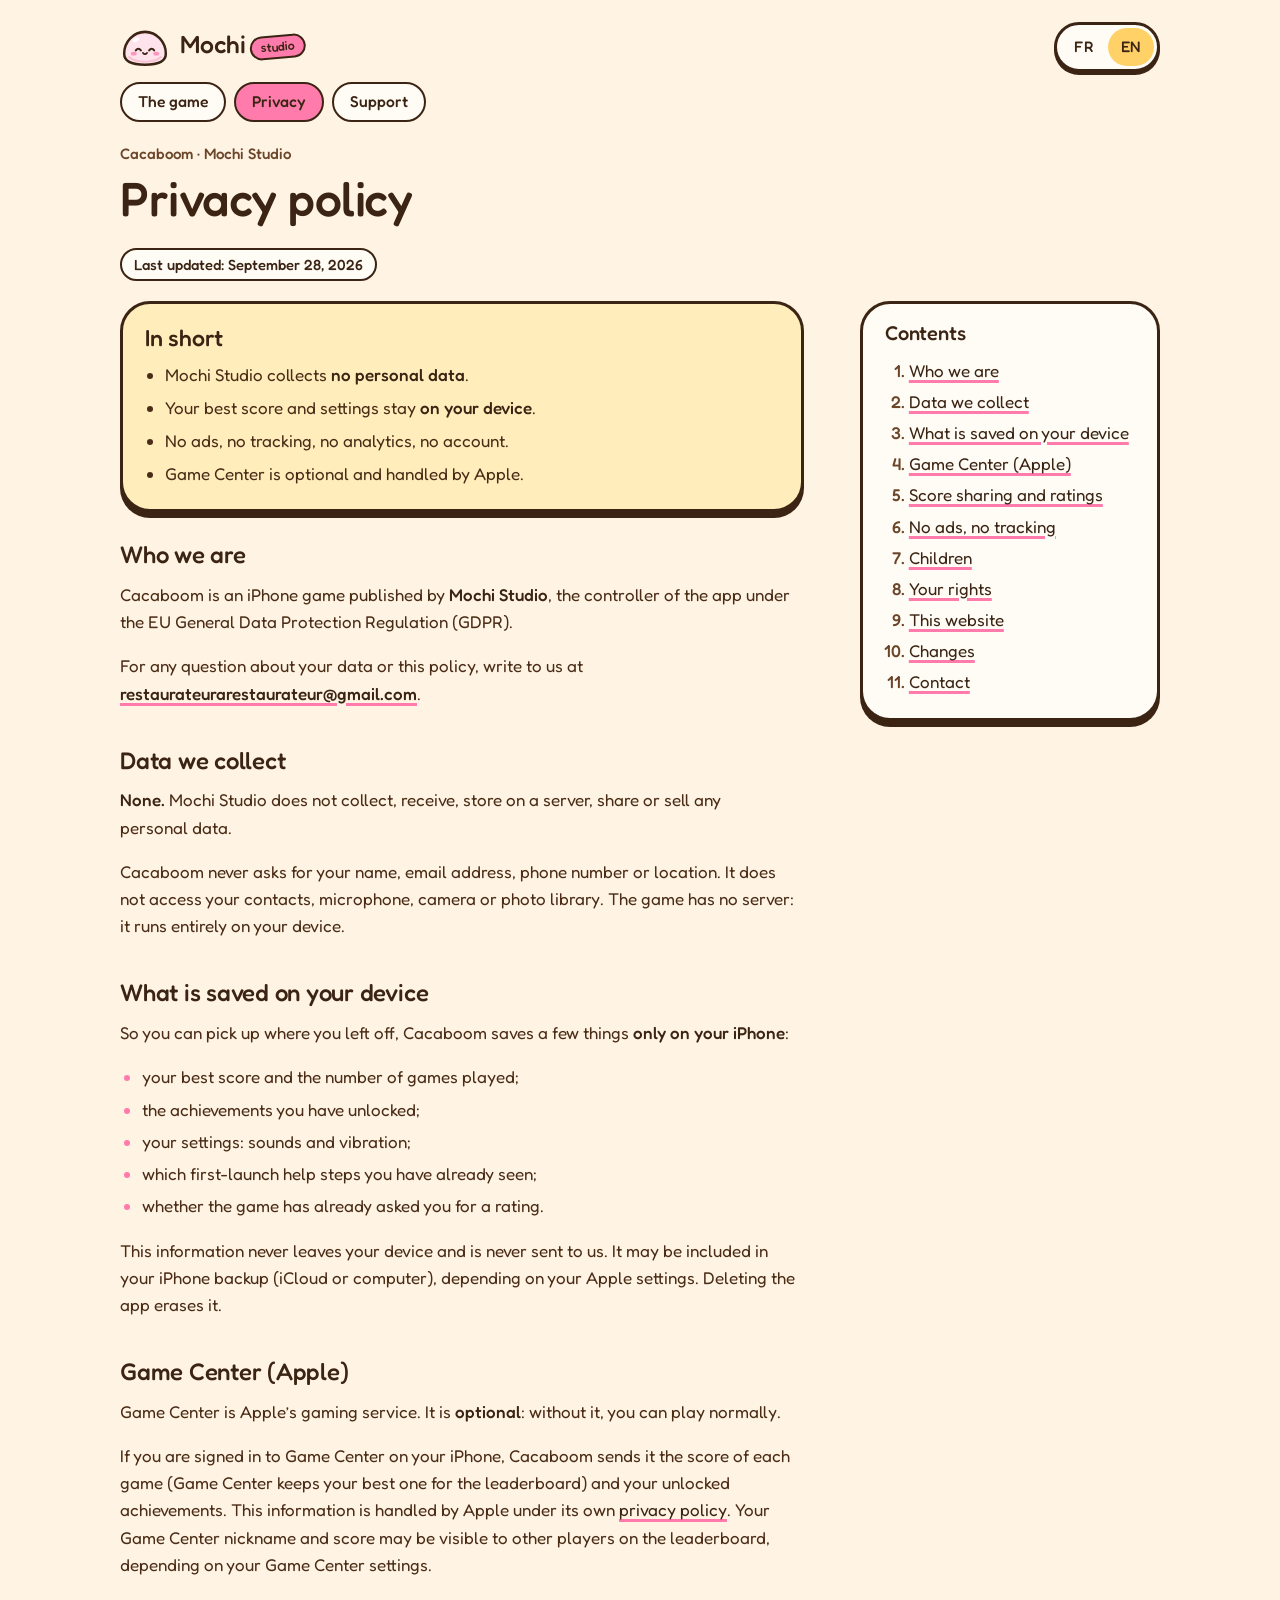
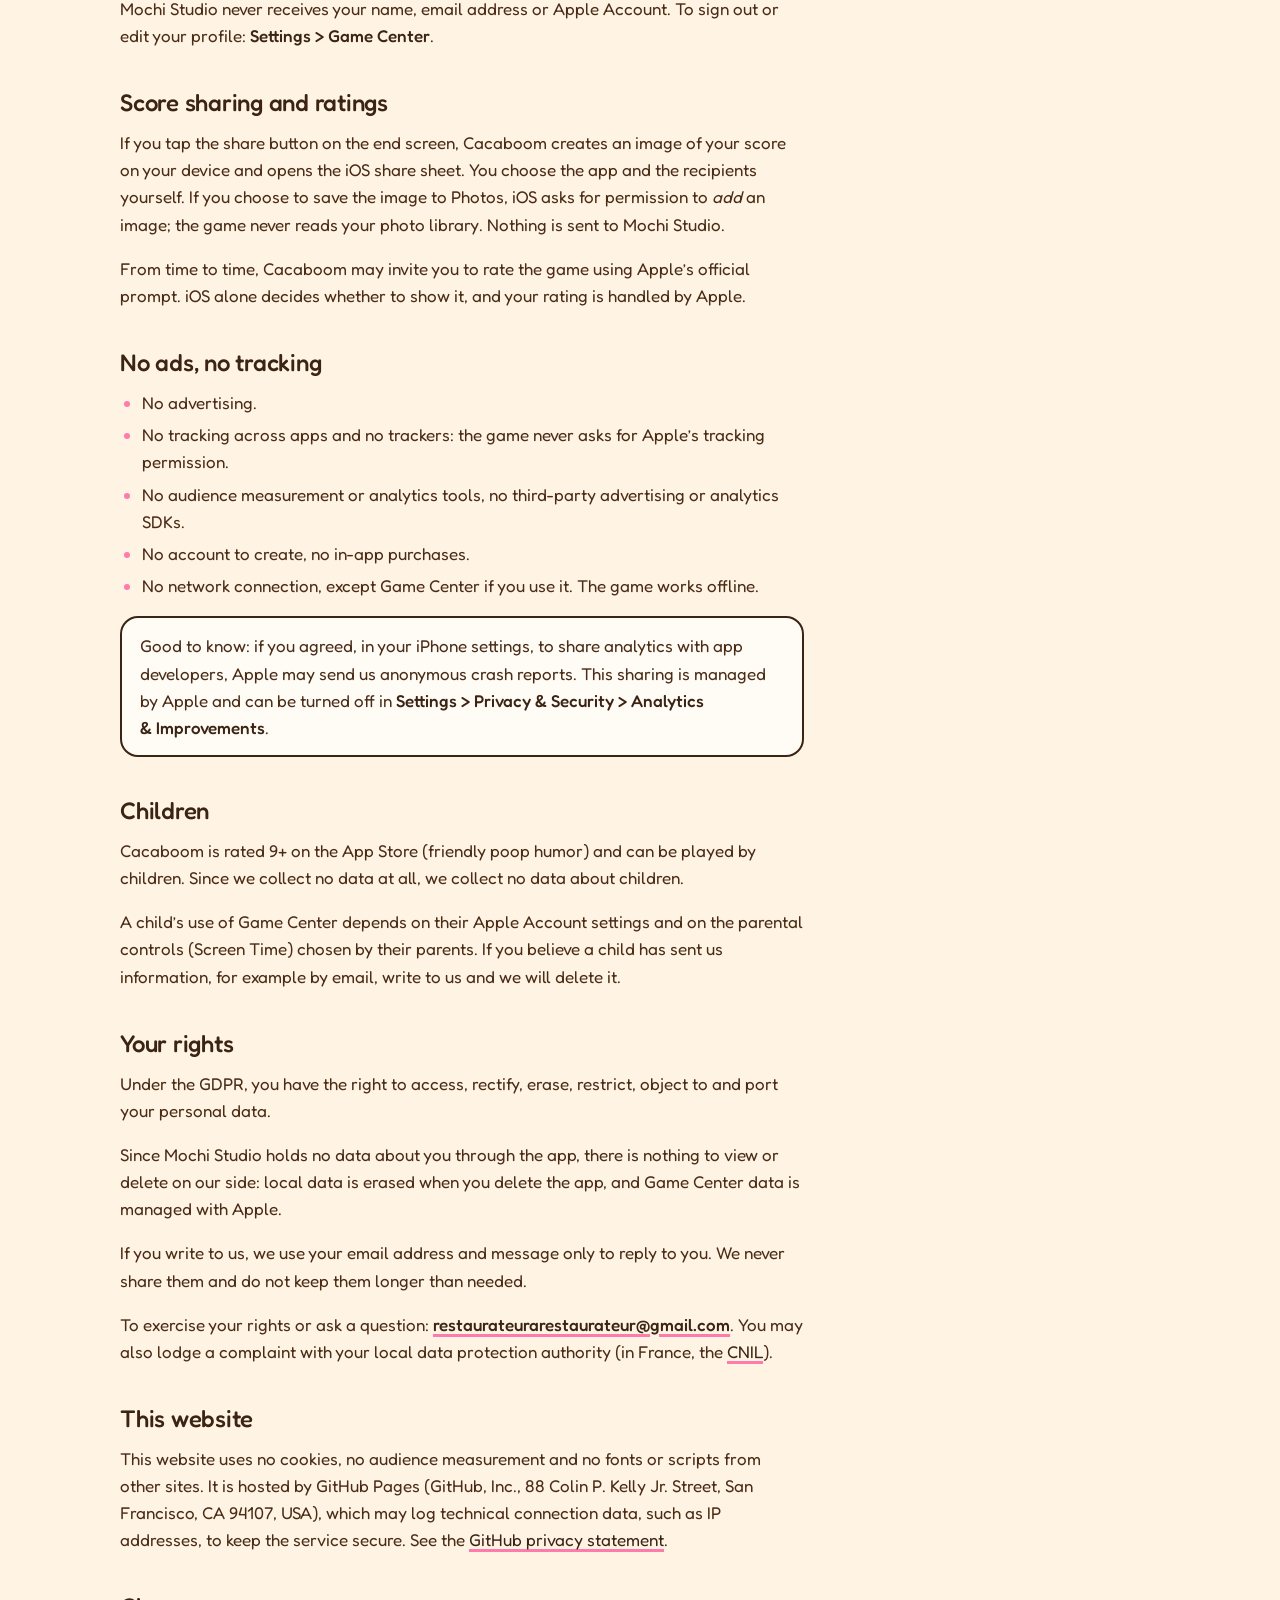
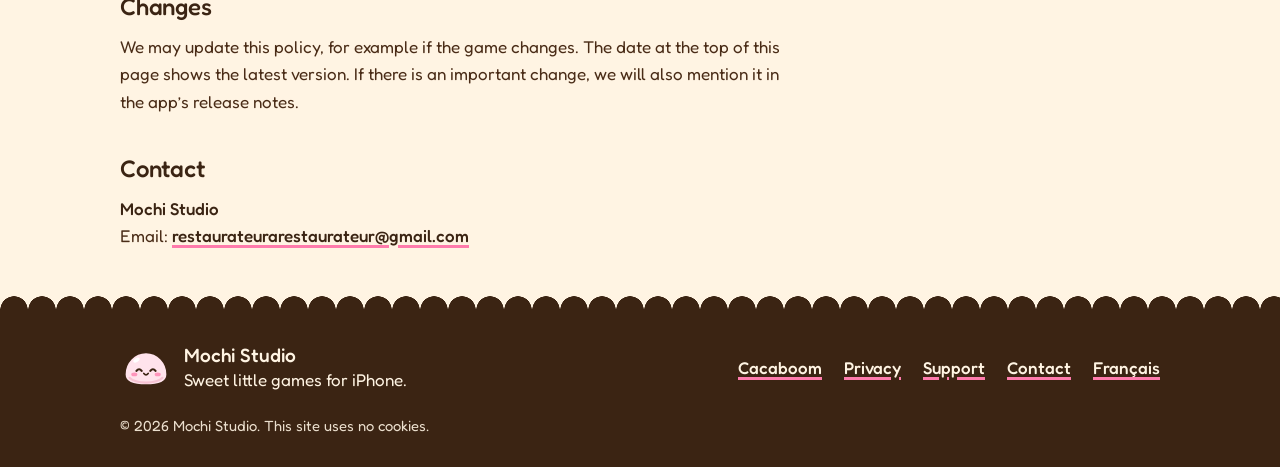
<file: en/cacaboom/privacy/index.html>
<!doctype html>
<html lang="en">
<head>
<meta charset="utf-8">
<meta name="viewport" content="width=device-width, initial-scale=1">
<title>Cacaboom privacy policy · Mochi Studio</title>
<meta name="description" content="Cacaboom privacy policy: no personal data collected, progress saved only on your device, optional Game Center handled by Apple.">
<link rel="canonical" href="https://gregdev75.github.io/en/cacaboom/privacy/">
<link rel="alternate" hreflang="fr" href="https://gregdev75.github.io/cacaboom/confidentialite/">
<link rel="alternate" hreflang="en" href="https://gregdev75.github.io/en/cacaboom/privacy/">
<link rel="alternate" hreflang="x-default" href="https://gregdev75.github.io/cacaboom/confidentialite/">
<meta name="theme-color" content="#FFF4E3">
<meta name="color-scheme" content="light">
<link rel="icon" href="/favicon.ico" sizes="32x32">
<link rel="icon" href="/assets/img/favicon.svg" type="image/svg+xml">
<link rel="apple-touch-icon" href="/apple-touch-icon.png">
<link rel="preload" href="/assets/fonts/fredoka-latin-500-normal.woff2" as="font" type="font/woff2" crossorigin>
<link rel="preload" href="/assets/fonts/fredoka-latin-400-normal.woff2" as="font" type="font/woff2" crossorigin>
<link rel="stylesheet" href="/assets/css/site.css">
<meta property="og:type" content="website">
<meta property="og:site_name" content="Mochi Studio">
<meta property="og:title" content="Cacaboom privacy policy · Mochi Studio">
<meta property="og:description" content="Cacaboom privacy policy: no personal data collected, progress saved only on your device, optional Game Center handled by Apple.">
<meta property="og:url" content="https://gregdev75.github.io/en/cacaboom/privacy/">
<meta property="og:image" content="https://gregdev75.github.io/cacaboom/img/og-cacaboom.png">
<meta property="og:image:width" content="1200">
<meta property="og:image:height" content="630">
<meta property="og:image:alt" content="Cacaboom app icon and the game’s kawaii poops">
<meta property="og:locale" content="en_US">
<meta property="og:locale:alternate" content="fr_FR">
<meta name="twitter:card" content="summary_large_image">
</head>
<body>
<a class="skip" href="#main">Skip to content</a>
<header class="top">
<div class="wrap top__in">
<a class="brand" href="/en/" aria-label="Mochi Studio, home"><img src="/assets/img/mochi.svg" alt="" width="120" height="100"><span class="brand__name">Mochi<span class="brand__tag">studio</span></span></a>
<nav class="lang" aria-label="Language"><a href="/cacaboom/confidentialite/" hreflang="fr" lang="fr" aria-label="Version française">FR</a><span aria-current="true">EN</span></nav>
</div>
<nav class="subnav wrap" aria-label="Cacaboom pages"><ul><li><a href="/en/cacaboom/">The game</a></li><li><a href="/en/cacaboom/privacy/" aria-current="page">Privacy</a></li><li><a href="/en/cacaboom/support/">Support</a></li></ul></nav>
</header>
<main id="main" class="wrap doc">
<div class="page-head doc__head">
<p class="kind">Cacaboom · Mochi Studio</p>
<h1>Privacy policy</h1>
<p class="updated">Last updated: <time datetime="2026-09-28">September 28, 2026</time></p>
</div>
<section class="card tldr doc__lead" aria-labelledby="tldr-title">
<h2 id="tldr-title">In short</h2>
<ul><li>Mochi Studio collects <strong>no personal data</strong>.</li><li>Your best score and settings stay <strong>on your device</strong>.</li><li>No ads, no tracking, no analytics, no account.</li><li>Game Center is optional and handled by Apple.</li></ul>
</section>
<nav class="card toc doc__side" aria-labelledby="toc-title">
<h2 id="toc-title">Contents</h2>
<ol><li><a href="#controller">Who we are</a></li><li><a href="#data-collected">Data we collect</a></li><li><a href="#local-storage">What is saved on your device</a></li><li><a href="#game-center">Game Center (Apple)</a></li><li><a href="#sharing">Score sharing and ratings</a></li><li><a href="#ads-tracking">No ads, no tracking</a></li><li><a href="#children">Children</a></li><li><a href="#your-rights">Your rights</a></li><li><a href="#website">This website</a></li><li><a href="#changes">Changes</a></li><li><a href="#contact">Contact</a></li></ol>
</nav>
<div class="prose doc__body">
<h2 id="controller">Who we are</h2>
<p>Cacaboom is an iPhone game published by <strong>Mochi Studio</strong>, the controller of the app under the EU General Data Protection Regulation (GDPR).</p>
<p>For any question about your data or this policy, write to us at <a class="email" href="mailto:restaurateurarestaurateur@gmail.com?subject=Cacaboom%20privacy">restaurateurarestaurateur@gmail.com</a>.</p>

<h2 id="data-collected">Data we collect</h2>
<p><strong>None.</strong> Mochi Studio does not collect, receive, store on a server, share or sell any personal data.</p>
<p>Cacaboom never asks for your name, email address, phone number or location. It does not access your contacts, microphone, camera or photo library. The game has no server: it runs entirely on your device.</p>

<h2 id="local-storage">What is saved on your device</h2>
<p>So you can pick up where you left off, Cacaboom saves a few things <strong>only on your iPhone</strong>:</p>
<ul>
<li>your best score and the number of games played;</li>
<li>the achievements you have unlocked;</li>
<li>your settings: sounds and vibration;</li>
<li>which first-launch help steps you have already seen;</li>
<li>whether the game has already asked you for a rating.</li>
</ul>
<p>This information never leaves your device and is never sent to us. It may be included in your iPhone backup (iCloud or computer), depending on your Apple settings. Deleting the app erases it.</p>

<h2 id="game-center">Game Center (Apple)</h2>
<p>Game Center is Apple’s gaming service. It is <strong>optional</strong>: without it, you can play normally.</p>
<p>If you are signed in to Game Center on your iPhone, Cacaboom sends it the score of each game (Game Center keeps your best one for the leaderboard) and your unlocked achievements. This information is handled by Apple under its own <a href="https://www.apple.com/legal/privacy/en-ww/" hreflang="en">privacy policy</a>. Your Game Center nickname and score may be visible to other players on the leaderboard, depending on your Game Center settings.</p>
<p>Mochi Studio never receives your name, email address or Apple Account. To sign out or edit your profile: <strong>Settings &gt; Game Center</strong>.</p>

<h2 id="sharing">Score sharing and ratings</h2>
<p>If you tap the share button on the end screen, Cacaboom creates an image of your score on your device and opens the iOS share sheet. You choose the app and the recipients yourself. If you choose to save the image to Photos, iOS asks for permission to <em>add</em> an image; the game never reads your photo library. Nothing is sent to Mochi Studio.</p>
<p>From time to time, Cacaboom may invite you to rate the game using Apple’s official prompt. iOS alone decides whether to show it, and your rating is handled by Apple.</p>

<h2 id="ads-tracking">No ads, no tracking</h2>
<ul>
<li>No advertising.</li>
<li>No tracking across apps and no trackers: the game never asks for Apple’s tracking permission.</li>
<li>No audience measurement or analytics tools, no third-party advertising or analytics SDKs.</li>
<li>No account to create, no in-app purchases.</li>
<li>No network connection, except Game Center if you use it. The game works offline.</li>
</ul>
<p class="note">Good to know: if you agreed, in your iPhone settings, to share analytics with app developers, Apple may send us anonymous crash reports. This sharing is managed by Apple and can be turned off in <strong>Settings &gt; Privacy &amp; Security &gt; Analytics &amp; Improvements</strong>.</p>

<h2 id="children">Children</h2>
<p>Cacaboom is rated 9+ on the App Store (friendly poop humor) and can be played by children. Since we collect no data at all, we collect no data about children.</p>
<p>A child’s use of Game Center depends on their Apple Account settings and on the parental controls (Screen Time) chosen by their parents. If you believe a child has sent us information, for example by email, write to us and we will delete it.</p>

<h2 id="your-rights">Your rights</h2>
<p>Under the GDPR, you have the right to access, rectify, erase, restrict, object to and port your personal data.</p>
<p>Since Mochi Studio holds no data about you through the app, there is nothing to view or delete on our side: local data is erased when you delete the app, and Game Center data is managed with Apple.</p>
<p>If you write to us, we use your email address and message only to reply to you. We never share them and do not keep them longer than needed.</p>
<p>To exercise your rights or ask a question: <a class="email" href="mailto:restaurateurarestaurateur@gmail.com?subject=Cacaboom%20privacy">restaurateurarestaurateur@gmail.com</a>. You may also lodge a complaint with your local data protection authority (in France, the <a href="https://www.cnil.fr/en/home" hreflang="en">CNIL</a>).</p>

<h2 id="website">This website</h2>
<p>This website uses no cookies, no audience measurement and no fonts or scripts from other sites. It is hosted by GitHub Pages (GitHub, Inc., 88 Colin P. Kelly Jr. Street, San Francisco, CA 94107, USA), which may log technical connection data, such as IP addresses, to keep the service secure. See the <a href="https://docs.github.com/en/site-policy/privacy-policies/github-general-privacy-statement" hreflang="en">GitHub privacy statement</a>.</p>

<h2 id="changes">Changes</h2>
<p>We may update this policy, for example if the game changes. The date at the top of this page shows the latest version. If there is an important change, we will also mention it in the app’s release notes.</p>

<h2 id="contact">Contact</h2>
<p><strong>Mochi Studio</strong><br>Email: <a class="email" href="mailto:restaurateurarestaurateur@gmail.com?subject=Cacaboom%20privacy">restaurateurarestaurateur@gmail.com</a></p>
</div>
</main>
<footer class="foot">
<div class="wrap foot__grid">
<div class="foot__brand"><img src="/assets/img/mochi.svg" alt="" width="120" height="100"><p><strong>Mochi Studio</strong><br>Sweet little games for iPhone.</p></div>
<nav aria-label="Site links"><ul class="foot__links">
<li><a href="/en/cacaboom/">Cacaboom</a></li>
<li><a href="/en/cacaboom/privacy/">Privacy</a></li>
<li><a href="/en/cacaboom/support/">Support</a></li>
<li><a href="mailto:restaurateurarestaurateur@gmail.com?subject=Mochi%20Studio">Contact</a></li>
<li><a href="/cacaboom/confidentialite/" hreflang="fr" lang="fr">Français</a></li>
</ul></nav>
<p class="foot__legal">© 2026 Mochi Studio. This site uses no cookies.</p>
</div>
</footer>
</body>
</html>
</file>
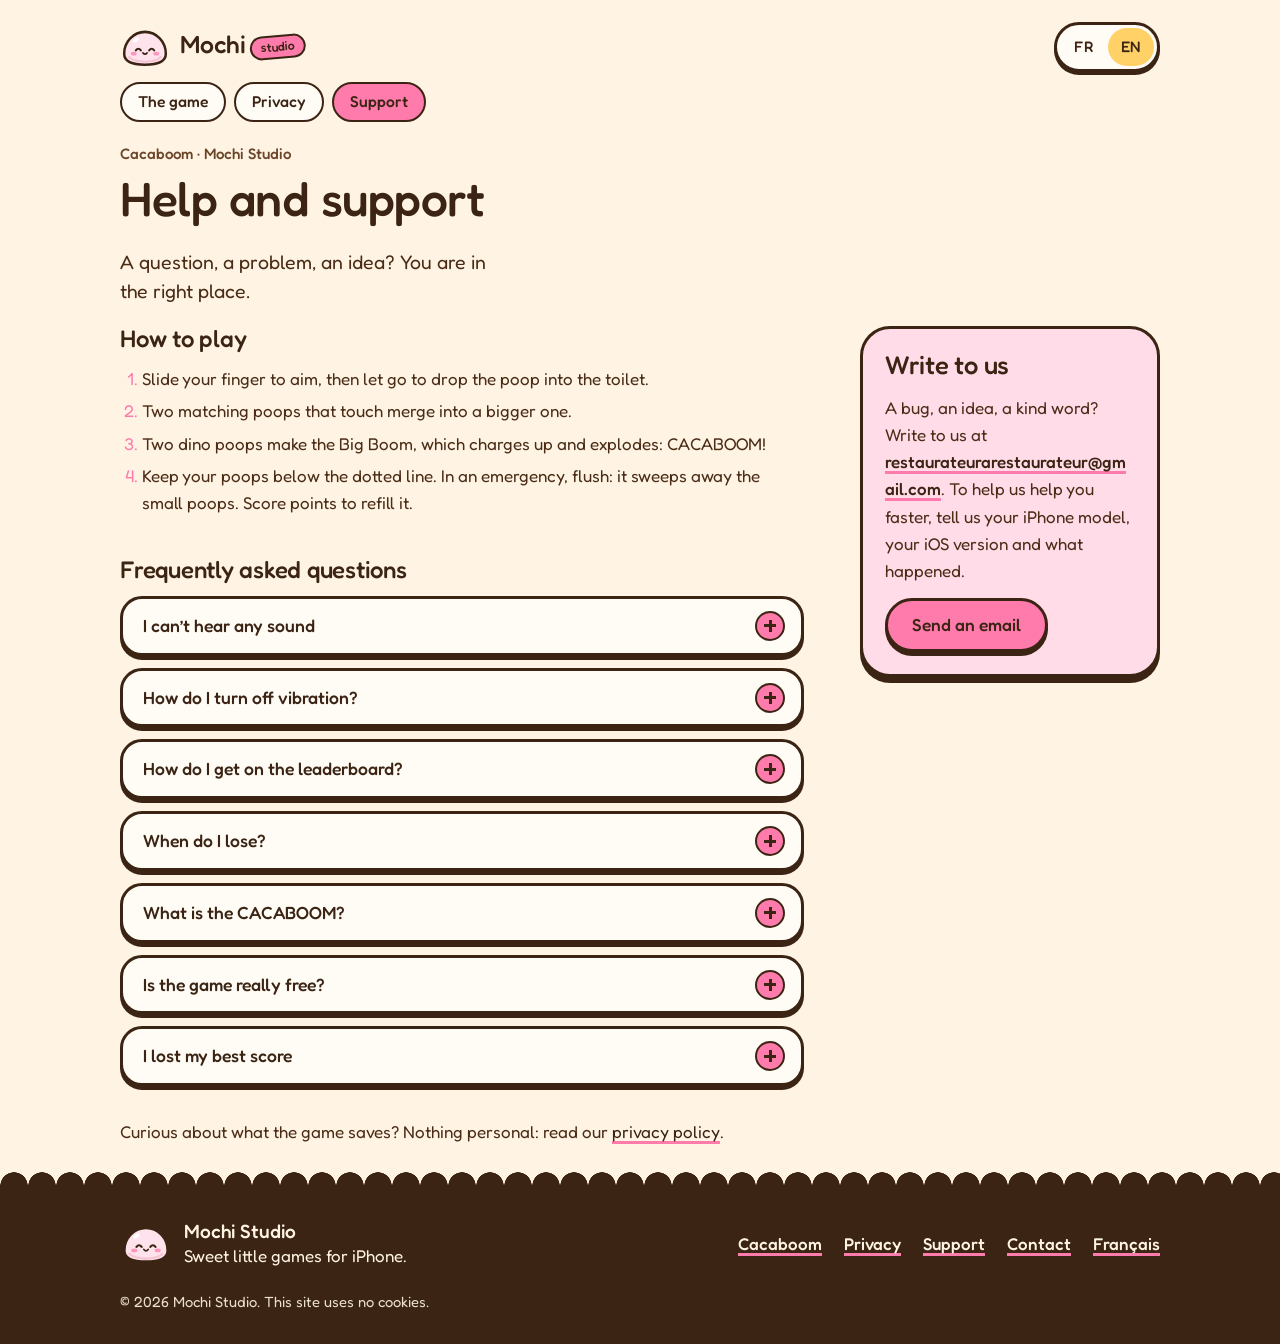
<file: en/cacaboom/support/index.html>
<!doctype html>
<html lang="en">
<head>
<meta charset="utf-8">
<meta name="viewport" content="width=device-width, initial-scale=1">
<title>Cacaboom help and support · Mochi Studio</title>
<meta name="description" content="Cacaboom help: how to play, frequently asked questions (sounds, vibration, Game Center leaderboard, game over) and email contact.">
<link rel="canonical" href="https://gregdev75.github.io/en/cacaboom/support/">
<link rel="alternate" hreflang="fr" href="https://gregdev75.github.io/cacaboom/support/">
<link rel="alternate" hreflang="en" href="https://gregdev75.github.io/en/cacaboom/support/">
<link rel="alternate" hreflang="x-default" href="https://gregdev75.github.io/cacaboom/support/">
<meta name="theme-color" content="#FFF4E3">
<meta name="color-scheme" content="light">
<link rel="icon" href="/favicon.ico" sizes="32x32">
<link rel="icon" href="/assets/img/favicon.svg" type="image/svg+xml">
<link rel="apple-touch-icon" href="/apple-touch-icon.png">
<link rel="preload" href="/assets/fonts/fredoka-latin-500-normal.woff2" as="font" type="font/woff2" crossorigin>
<link rel="preload" href="/assets/fonts/fredoka-latin-400-normal.woff2" as="font" type="font/woff2" crossorigin>
<link rel="stylesheet" href="/assets/css/site.css">
<meta property="og:type" content="website">
<meta property="og:site_name" content="Mochi Studio">
<meta property="og:title" content="Cacaboom help and support · Mochi Studio">
<meta property="og:description" content="Cacaboom help: how to play, frequently asked questions (sounds, vibration, Game Center leaderboard, game over) and email contact.">
<meta property="og:url" content="https://gregdev75.github.io/en/cacaboom/support/">
<meta property="og:image" content="https://gregdev75.github.io/cacaboom/img/og-cacaboom.png">
<meta property="og:image:width" content="1200">
<meta property="og:image:height" content="630">
<meta property="og:image:alt" content="Cacaboom app icon and the game’s kawaii poops">
<meta property="og:locale" content="en_US">
<meta property="og:locale:alternate" content="fr_FR">
<meta name="twitter:card" content="summary_large_image">
</head>
<body>
<a class="skip" href="#main">Skip to content</a>
<header class="top">
<div class="wrap top__in">
<a class="brand" href="/en/" aria-label="Mochi Studio, home"><img src="/assets/img/mochi.svg" alt="" width="120" height="100"><span class="brand__name">Mochi<span class="brand__tag">studio</span></span></a>
<nav class="lang" aria-label="Language"><a href="/cacaboom/support/" hreflang="fr" lang="fr" aria-label="Version française">FR</a><span aria-current="true">EN</span></nav>
</div>
<nav class="subnav wrap" aria-label="Cacaboom pages"><ul><li><a href="/en/cacaboom/">The game</a></li><li><a href="/en/cacaboom/privacy/">Privacy</a></li><li><a href="/en/cacaboom/support/" aria-current="page">Support</a></li></ul></nav>
</header>
<main id="main" class="wrap doc doc--support">
<div class="page-head doc__head">
<p class="kind">Cacaboom · Mochi Studio</p>
<h1>Help and support</h1>
<p class="lead">A question, a problem, an idea? You are in the right place.</p>
</div>
<div class="prose doc__body">
<h2 id="how-to-play">How to play</h2>
<ol><li>Slide your finger to aim, then let go to drop the poop into the toilet.</li><li>Two matching poops that touch merge into a bigger one.</li><li>Two dino poops make the Big Boom, which charges up and explodes: CACABOOM!</li><li>Keep your poops below the dotted line. In an emergency, flush: it sweeps away the small poops. Score points to refill it.</li></ol>
<h2 id="faq">Frequently asked questions</h2>
<div class="faq"><details class="card"><summary>I can’t hear any sound</summary><div class="answer"><p>First, check that your iPhone is not in <strong>silent mode</strong>: that is the switch on the side of the iPhone (or the Action button on recent models). Then turn the volume up.</p><p>Also check that the <strong>Sounds</strong> switch is on: you will find it in the Pause menu and on the end-of-game screen.</p></div></details><details class="card"><summary>How do I turn off vibration?</summary><div class="answer"><p>Tap the <strong>Pause</strong> button during a game, or wait for the <strong>end screen</strong>: the <strong>Vibration</strong> switch turns it off or back on. Your choice is kept for the next games.</p></div></details><details class="card"><summary>How do I get on the leaderboard?</summary><div class="answer"><p>The leaderboard and achievements use Game Center. Sign in under <strong>Settings &gt; Game Center</strong> on your iPhone, then relaunch Cacaboom. Tap the <strong>trophy</strong> on the home or end screen to see the leaderboard.</p></div></details><details class="card"><summary>When do I lose?</summary><div class="answer"><p>When a poop stays resting <strong>above the dotted line</strong> for the whole <strong>3,&nbsp;2,&nbsp;1</strong> countdown. If it drops back below the line in time, you are saved.</p><p>Tip: flush to make some room.</p></div></details><details class="card"><summary>What is the CACABOOM?</summary><div class="answer"><p>When two dino poops merge, they make the <strong>Big Boom</strong>. It charges up for a moment, then explodes, blasting the poops around it: lots of points and plenty of room.</p></div></details><details class="card"><summary>Is the game really free?</summary><div class="answer"><p>Yes. No ads, no in-app purchases, no account to create. It even works offline.</p></div></details><details class="card"><summary>I lost my best score</summary><div class="answer"><p>Your best score is saved <strong>only on your iPhone</strong>. If you delete the app, it is erased, unless you restore an iPhone backup. If you are signed in to Game Center, your best score stays visible on the leaderboard.</p></div></details></div>
</div>
<section class="card contact-card doc__side" id="contact" aria-labelledby="contact-title">
<h2 id="contact-title">Write to us</h2>
<p>A bug, an idea, a kind word? Write to us at <a class="email" href="mailto:restaurateurarestaurateur@gmail.com?subject=Cacaboom%20support">restaurateurarestaurateur@gmail.com</a>. To help us help you faster, tell us your iPhone model, your iOS version and what happened.</p>
<a class="btn" href="mailto:restaurateurarestaurateur@gmail.com?subject=Cacaboom%20support">Send an email</a>
</section>
<p class="doc__end">Curious about what the game saves? Nothing personal: read our <a href="/en/cacaboom/privacy/">privacy policy</a>.</p>
</main>
<footer class="foot">
<div class="wrap foot__grid">
<div class="foot__brand"><img src="/assets/img/mochi.svg" alt="" width="120" height="100"><p><strong>Mochi Studio</strong><br>Sweet little games for iPhone.</p></div>
<nav aria-label="Site links"><ul class="foot__links">
<li><a href="/en/cacaboom/">Cacaboom</a></li>
<li><a href="/en/cacaboom/privacy/">Privacy</a></li>
<li><a href="/en/cacaboom/support/">Support</a></li>
<li><a href="mailto:restaurateurarestaurateur@gmail.com?subject=Mochi%20Studio">Contact</a></li>
<li><a href="/cacaboom/support/" hreflang="fr" lang="fr">Français</a></li>
</ul></nav>
<p class="foot__legal">© 2026 Mochi Studio. This site uses no cookies.</p>
</div>
</footer>
</body>
</html>
</file>
<file: assets/css/site.css>
/* Mochi Studio : feuille de style unique du site (HTML/CSS statique, sans JavaScript). */

@font-face {
  font-family: "Fredoka";
  font-style: normal;
  font-weight: 400;
  font-display: swap;
  src: url("/assets/fonts/fredoka-latin-400-normal.woff2") format("woff2");
}
@font-face {
  font-family: "Fredoka";
  font-style: normal;
  font-weight: 500;
  font-display: swap;
  src: url("/assets/fonts/fredoka-latin-500-normal.woff2") format("woff2");
}

:root {
  --cream: #FFF4E3;
  --paper: #FFFCF6;
  --pink: #FF7BAC;
  --pink-soft: #FFDCE8;
  --yellow: #FFD166;
  --yellow-soft: #FFEDBC;
  --brown: #4A2C17;
  --ink: #3B2413;
  --muted: #6B4529;
  --line: 3px;
  --wrap: 1040px;
  color-scheme: light;
}

*, *::before, *::after { box-sizing: border-box; }

html { -webkit-text-size-adjust: 100%; text-size-adjust: 100%; scroll-behavior: smooth; }

body {
  margin: 0;
  background: var(--cream);
  color: var(--brown);
  font-family: "Fredoka", ui-rounded, "SF Pro Rounded", "Arial Rounded MT Bold", system-ui, sans-serif;
  font-size: 1.0625rem;
  font-weight: 400;
  line-height: 1.6;
  overflow-wrap: break-word;
}

img, svg { display: block; max-width: 100%; height: auto; }

h1, h2, h3 {
  margin: 0 0 .45em;
  color: var(--ink);
  font-weight: 500;
  line-height: 1.12;
  letter-spacing: -.01em;
  text-wrap: balance;
}
h1 { font-size: clamp(2.2rem, 8vw, 3.6rem); }
h2 { font-size: clamp(1.65rem, 5vw, 2.3rem); }
h3 { font-size: 1.3rem; }
p { margin: 0 0 1em; text-wrap: pretty; }
p:last-child { margin-bottom: 0; }
strong, b { font-weight: 500; color: var(--ink); }

a {
  color: var(--ink);
  text-decoration-line: underline;
  text-decoration-color: var(--pink);
  text-decoration-thickness: 3px;
  text-underline-offset: 3px;
}
a:hover { text-decoration-color: var(--ink); }
:focus-visible { outline: 3px solid var(--ink); outline-offset: 3px; border-radius: 8px; }

.wrap { width: min(100% - 32px, var(--wrap)); margin-inline: auto; }
/* Pages de texte : colonne de lecture + colonne latérale sur grand écran */
.doc { display: grid; gap: 0; grid-template-areas: "head" "lead" "side" "body" "end"; }
.doc > * { min-width: 0; }
.doc__head { grid-area: head; }
.doc__lead { grid-area: lead; }
.doc__side { grid-area: side; }
.doc__body { grid-area: body; }
.doc__end { grid-area: end; }
.doc--support { grid-template-areas: "head" "body" "side" "end"; }

.visually-hidden {
  position: absolute !important;
  width: 1px; height: 1px;
  overflow: hidden; clip: rect(0 0 0 0); clip-path: inset(50%);
  white-space: nowrap;
}

.skip {
  position: absolute; left: 16px; top: -80px; z-index: 10;
  padding: 10px 16px;
  background: var(--yellow); color: var(--ink);
  border: var(--line) solid var(--ink); border-radius: 999px;
  font-weight: 500; text-decoration: none;
}
.skip:focus { top: 12px; }

/* Surlignage jaune sous un mot clé */
.hl {
  background: linear-gradient(transparent 60%, var(--yellow) 60%, var(--yellow) 90%, transparent 90%);
  padding-inline: .06em;
  white-space: nowrap;
  -webkit-box-decoration-break: clone;
  box-decoration-break: clone;
}

/* ---------- En-tête ---------- */
.top { padding: 14px 0 6px; }
.top__in { display: flex; align-items: center; justify-content: space-between; gap: 12px; }

.brand {
  display: inline-flex; align-items: center; gap: 10px;
  color: var(--ink); text-decoration: none;
}
.brand img { width: 50px; }
.brand__name { font-size: 1.55rem; font-weight: 500; line-height: 1; letter-spacing: -.01em; }
.brand__tag {
  display: inline-block;
  margin-left: 4px;
  padding: 1px 9px 2px;
  background: var(--pink);
  border: 2px solid var(--ink);
  border-radius: 999px;
  font-size: .78rem; font-weight: 500; line-height: 1.4;
  transform: rotate(-5deg) translateY(-2px);
}

.lang {
  display: flex; gap: 2px; padding: 3px;
  background: var(--paper);
  border: var(--line) solid var(--ink);
  border-radius: 999px;
  box-shadow: 0 3px 0 var(--ink);
}
.lang a, .lang span {
  display: grid; place-items: center;
  min-width: 46px; min-height: 38px;
  border-radius: 999px;
  font-size: .95rem; font-weight: 500;
  color: var(--ink); text-decoration: none;
}
.lang a:hover { background: var(--pink-soft); }
.lang [aria-current] { background: var(--yellow); }

/* Menu d'une appli (Le jeu, Confidentialité, Support) */
.subnav { padding: 10px 0 0; }
.subnav ul {
  list-style: none; margin: 0; padding: 0;
  display: flex; flex-wrap: wrap; gap: 8px;
}
.subnav a {
  display: inline-flex; align-items: center; min-height: 40px;
  padding: 4px 16px;
  border: 2px solid var(--ink); border-radius: 999px;
  background: var(--paper);
  font-size: .98rem; font-weight: 500; text-decoration: none;
}
.subnav a:hover { background: var(--pink-soft); }
.subnav a[aria-current="page"] { background: var(--pink); }

/* ---------- Boutons ---------- */
.actions { display: flex; flex-wrap: wrap; align-items: center; gap: 14px; }

.btn {
  display: inline-flex; align-items: center; justify-content: center; gap: .5em;
  min-height: 54px;
  padding: .5em 1.4em;
  background: var(--pink); color: var(--ink);
  border: var(--line) solid var(--ink); border-radius: 999px;
  box-shadow: 0 4px 0 var(--ink);
  font-size: 1.08rem; font-weight: 500; line-height: 1.2;
  text-decoration: none;
  transition: transform .12s ease, box-shadow .12s ease;
}
.btn:hover { transform: translateY(-2px); box-shadow: 0 6px 0 var(--ink); }
.btn:active { transform: translateY(3px); box-shadow: 0 1px 0 var(--ink); }
.btn--light { background: var(--paper); }
.btn--yellow { background: var(--yellow); }

/* Bouton App Store en attente (pas un lien tant que l'appli n'est pas publiée) */
.store {
  display: inline-flex; align-items: center; gap: 11px;
  min-height: 58px;
  padding: 8px 20px 8px 14px;
  background: var(--ink); color: var(--cream);
  border: var(--line) solid var(--ink); border-radius: 18px;
  text-decoration: none;
}
.store svg { width: 26px; flex: none; }
.store__txt { display: grid; line-height: 1.15; text-align: left; }
.store__txt small { font-size: .78rem; opacity: .9; }
.store__txt strong { color: var(--cream); font-size: 1.14rem; font-weight: 500; }
.store--soon { cursor: default; }
.store--soon .store__txt small { color: var(--yellow); opacity: 1; }
a.store { box-shadow: 0 4px 0 var(--pink); transition: transform .12s ease; }
a.store:hover { transform: translateY(-2px); }

/* Pastilles */
.chips { list-style: none; margin: 0; padding: 0; display: flex; flex-wrap: wrap; gap: 8px; }
.chips li {
  display: inline-flex; align-items: center; gap: 7px;
  padding: 3px 12px 3px 10px;
  background: var(--yellow-soft);
  border: 2px solid var(--ink); border-radius: 999px;
  font-size: .92rem; font-weight: 500; color: var(--ink);
}
.chips li::before {
  content: ""; width: 9px; height: 9px; border-radius: 50%;
  background: var(--pink); border: 2px solid var(--ink);
}

/* ---------- Accueil ---------- */
.hero { padding: 6px 0 34px; }
.hero__grid { display: grid; gap: 8px; align-items: center; }
.eyebrow {
  display: inline-block;
  margin-bottom: 14px;
  padding: 3px 14px;
  background: var(--paper);
  border: 2px solid var(--ink); border-radius: 999px;
  font-size: .92rem; font-weight: 500; color: var(--ink);
}
.lead { font-size: 1.22rem; line-height: 1.5; max-width: 34ch; }
.hero .lead { margin-bottom: 24px; }

.hero-art {
  position: relative;
  width: min(210px, 56vw);
  aspect-ratio: 1;
  margin: 4px auto 10px;
}
.hero-art::before {
  content: ""; position: absolute; inset: 4%;
  border-radius: 50%;
  background: radial-gradient(circle at 50% 45%, #FFE9F1 0 52%, var(--pink-soft) 53% 100%);
  border: var(--line) solid var(--ink);
  box-shadow: 0 0 0 10px var(--paper), 0 0 0 13px var(--ink);
}
.hero-art__main {
  position: absolute; left: 12%; top: 22%; width: 76%;
  animation: bob 3.2s ease-in-out infinite;
}
.hero-art__friend {
  position: absolute; right: -2%; bottom: -1%; width: 34%;
  transform: rotate(8deg);
}
.spark { position: absolute; width: 13%; animation: twinkle 2.6s ease-in-out infinite; }
.spark--1 { left: 0; top: 10%; }
.spark--2 { right: 4%; top: 2%; width: 9%; animation-delay: .9s; }
.spark--3 { left: 8%; bottom: 8%; width: 8%; animation-delay: 1.6s; }

@keyframes bob { 50% { transform: translateY(-6px) rotate(-2deg); } }
@keyframes twinkle { 50% { transform: scale(.78) rotate(18deg); } }

.section { padding: 26px 0 40px; }
.section--tight { padding-top: 6px; }
.section__lead { font-size: 1.12rem; max-width: 52ch; margin-bottom: 22px; }

.apps { display: grid; gap: 24px; align-items: stretch; }

.card {
  background: var(--paper);
  border: var(--line) solid var(--ink);
  border-radius: 30px;
  box-shadow: 0 6px 0 var(--ink);
}

.app-card {
  padding: 20px;
  display: grid;
  grid-template-columns: auto 1fr;
  grid-template-areas: "icon head" "body body";
  gap: 16px;
  align-items: center;
}
.app-card .app-icon { grid-area: icon; }
.app-card__head { grid-area: head; }
.app-card__body { grid-area: body; display: grid; gap: 16px; }
.app-card__body p { margin: 0; }
.app-card h3 { font-size: 2rem; margin: 0; }
.app-card h3 a { text-decoration: none; }
.app-card h3 a:hover { text-decoration: underline; text-decoration-color: var(--pink); }

.kind { margin: 0 0 2px; color: var(--muted); font-size: .95rem; font-weight: 500; }

.app-icon {
  width: 84px; height: 84px;
  border-radius: 22%;
  border: var(--line) solid var(--ink);
  box-shadow: 0 4px 0 var(--ink);
  object-fit: cover;
  background: var(--pink-soft);
}

.mini-links { display: flex; flex-wrap: wrap; gap: 6px 20px; font-weight: 500; }

.soon-card {
  display: grid; justify-items: center; align-content: center; gap: 6px;
  padding: 24px 22px;
  text-align: center;
  border: var(--line) dashed var(--ink);
  border-radius: 30px;
  background: rgba(255, 252, 246, .55);
}
.soon-card img { width: 86px; margin-bottom: 6px; opacity: .95; transform: rotate(-6deg); }
.soon-card h3 { margin: 0; }
.soon-card p { max-width: 30ch; color: var(--brown); }

.hello-card {
  display: grid; grid-template-columns: auto 1fr; gap: 14px; align-items: start;
  padding: 20px;
  background: var(--yellow-soft);
}
.hello-card h2 { font-size: 1.6rem; margin-bottom: .3em; }
.hello-card img { width: 38px; margin-top: 2px; }

/* ---------- Page d'une appli ---------- */
.app-hero { padding: 10px 0 30px; }
.app-hero__grid { display: grid; gap: 22px; align-items: center; }
.app-hero__head { display: flex; align-items: center; gap: 16px; margin-bottom: 14px; }
.app-hero__head h1 { margin: 0; }
.app-hero .app-icon { width: 92px; height: 92px; flex: none; }
.app-hero .lead { font-size: 1.32rem; color: var(--ink); font-weight: 500; margin-bottom: .6em; }
.app-hero .chips { margin: 20px 0 24px; }

.app-art {
  position: relative;
  display: none;
  width: 100%; max-width: 380px; aspect-ratio: 1;
  margin: 0 auto;
}
.app-art::before {
  content: ""; position: absolute; inset: 5%;
  border-radius: 50%;
  background: radial-gradient(circle at 50% 42%, #FFE9F1 0 50%, var(--pink-soft) 51% 100%);
  border: var(--line) solid var(--ink);
  box-shadow: 0 0 0 12px var(--paper), 0 0 0 15px var(--ink);
}
.app-art__main { position: absolute; left: 13%; top: 11%; width: 74%; animation: bob 3.4s ease-in-out infinite; }
.app-art__small { position: absolute; left: -2%; bottom: 2%; width: 26%; transform: rotate(-10deg); }
.app-art__tiny { position: absolute; right: 2%; bottom: 10%; width: 17%; transform: rotate(9deg); }

.evo {
  list-style: none; margin: 0;
  padding: 22px 14px 18px;
  display: grid; grid-template-columns: repeat(3, 1fr);
  gap: 18px 6px;
  align-items: end;
}
.evo li {
  display: flex; flex-direction: column; align-items: center; justify-content: flex-end;
  gap: 6px;
  text-align: center;
  font-size: .9rem; font-weight: 500; line-height: 1.2; color: var(--ink);
}
.evo img { width: calc(44px + var(--s) * 5.5px); }
.evo li:last-child span {
  padding: 1px 8px; background: var(--yellow); border: 2px solid var(--ink); border-radius: 999px;
}

.steps { list-style: none; margin: 0; padding: 0; display: grid; gap: 18px; }
.step {
  display: grid; grid-template-columns: auto 1fr; align-items: center; column-gap: 14px;
  padding: 18px 20px 20px;
}
.step h3 { margin: 0; }
.step p { grid-column: 1 / -1; margin: 12px 0 0; }
.step__num {
  display: grid; place-items: center;
  width: 46px; height: 46px;
  border-radius: 50%;
  background: var(--yellow);
  border: var(--line) solid var(--ink);
  font-size: 1.35rem; font-weight: 500; color: var(--ink);
}
.step:nth-child(3) .step__num { background: var(--pink); }

.facts { list-style: none; margin: 0; padding: 0; display: grid; grid-template-columns: repeat(2, 1fr); gap: 12px; }
.facts li {
  padding: 14px 16px 16px;
  background: var(--yellow-soft);
  border: var(--line) solid var(--ink); border-radius: 22px;
  font-size: .95rem; line-height: 1.4;
}
.facts li:nth-child(4n+2), .facts li:nth-child(4n+3) { background: var(--pink-soft); }
.facts strong { display: block; margin-bottom: 3px; font-size: 1.16rem; line-height: 1.2; }

.link-cards { display: grid; gap: 16px; }
.link-card {
  position: relative;
  display: grid; gap: 2px;
  padding: 18px 64px 20px 22px;
  text-decoration: none;
  transition: transform .12s ease, box-shadow .12s ease;
}
.link-card:hover { transform: translateY(-2px); box-shadow: 0 8px 0 var(--ink); }
.link-card strong { font-size: 1.3rem; }
.link-card span { color: var(--brown); }
.link-card::after {
  content: "";
  position: absolute; right: 18px; top: 50%;
  width: 34px; height: 34px; margin-top: -17px;
  border: var(--line) solid var(--ink); border-radius: 50%;
  background:
    linear-gradient(45deg, transparent 44%, var(--ink) 44% 58%, transparent 58%) 13px 7px / 10px 10px no-repeat,
    linear-gradient(-45deg, transparent 44%, var(--ink) 44% 58%, transparent 58%) 13px 14px / 10px 10px no-repeat,
    var(--yellow);
}

/* ---------- Pages de texte (confidentialité, support) ---------- */
.page-head { padding: 14px 0 20px; }
.page-head .kind { margin-bottom: 6px; }
.page-head h1 { font-size: clamp(2rem, 7vw, 3rem); }
.updated {
  display: inline-block;
  padding: 3px 12px;
  background: var(--paper);
  border: 2px solid var(--ink); border-radius: 999px;
  font-size: .92rem; font-weight: 500; color: var(--ink);
}

.tldr { padding: 20px 22px 22px; background: var(--yellow-soft); margin-bottom: 30px; }
.tldr h2 { font-size: 1.45rem; }
.tldr ul { margin: 0; padding-left: 1.2em; }
.tldr li + li { margin-top: .35em; }

.toc { padding: 18px 22px 20px; margin-bottom: 34px; }
.toc h2 { font-size: 1.25rem; margin-bottom: .5em; }
.toc ol { margin: 0; padding-left: 1.4em; columns: 1; }
.toc li { break-inside: avoid; padding: 2px 0; }
.toc li::marker { color: var(--muted); font-weight: 500; }

.prose { padding-bottom: 20px; }
.prose h2 { font-size: 1.5rem; margin: 1.7em 0 .5em; scroll-margin-top: 16px; }
.prose h2:first-child { margin-top: 0; }
.prose h3 { font-size: 1.2rem; margin: 1.2em 0 .4em; }
.prose ul, .prose ol { padding-left: 1.3em; margin: 0 0 1em; }
.prose li + li { margin-top: .3em; }
.prose li::marker { color: var(--pink); }
.prose .note {
  padding: 14px 18px;
  background: var(--paper);
  border: 2px solid var(--ink); border-radius: 18px;
}

.faq details { margin-bottom: 12px; border-radius: 22px; box-shadow: 0 4px 0 var(--ink); }
.faq summary {
  position: relative;
  display: block;
  padding: 15px 60px 15px 20px;
  list-style: none;
  cursor: pointer;
  font-size: 1.1rem; font-weight: 500; line-height: 1.35; color: var(--ink);
  border-radius: 20px;
}
.faq summary::-webkit-details-marker { display: none; }
.faq summary::after {
  content: "";
  position: absolute; right: 16px; top: 50%;
  width: 30px; height: 30px; margin-top: -15px;
  border: 2px solid var(--ink); border-radius: 50%;
  background:
    linear-gradient(var(--ink), var(--ink)) center / 12px 3px no-repeat,
    linear-gradient(var(--ink), var(--ink)) center / 3px 12px no-repeat,
    var(--pink);
}
.faq details[open] summary::after {
  background: linear-gradient(var(--ink), var(--ink)) center / 12px 3px no-repeat, var(--yellow);
}
.faq summary:hover { background: #FFF6EC; }
.faq .answer { padding: 0 20px 18px; }

.contact-card {
  display: grid; gap: 14px; justify-items: start;
  padding: 22px;
  background: var(--pink-soft);
  margin: 10px 0 30px;
}
.contact-card h2 { margin: 0; font-size: 1.6rem; }
.contact-card p { margin: 0; }
.email { font-weight: 500; overflow-wrap: anywhere; }

/* ---------- 404 ---------- */
.nf { padding: 30px 0 60px; text-align: center; display: grid; justify-items: center; gap: 6px; }
.nf img { width: 150px; margin-bottom: 8px; transform: rotate(-6deg); }
.nf .actions { justify-content: center; margin-top: 14px; }

/* ---------- Pied de page ---------- */
.foot {
  position: relative;
  margin-top: 40px;
  padding: 34px 0 30px;
  background: var(--ink);
  color: var(--cream);
}
.foot::before {
  content: ""; position: absolute; left: 0; right: 0; top: -13px; height: 14px;
  background: radial-gradient(circle at 14px 14px, var(--ink) 13.5px, transparent 14px) repeat-x;
  background-size: 28px 14px;
}
.foot a { color: var(--cream); }
.foot a:hover { text-decoration-color: var(--cream); }
.foot :focus-visible { outline-color: var(--yellow); }
.foot__grid { display: grid; gap: 22px; }
.foot__brand { display: flex; align-items: center; gap: 12px; }
.foot__brand img { width: 52px; }
.foot__brand p { margin: 0; line-height: 1.35; }
.foot__brand strong { color: var(--cream); font-size: 1.2rem; }
.foot__links { list-style: none; margin: 0; padding: 0; display: flex; flex-wrap: wrap; gap: 8px 22px; font-weight: 500; }
.foot__links a { display: inline-block; padding: 4px 0; }
.foot__legal { margin: 0; font-size: .92rem; opacity: .9; }

/* ---------- Écrans plus larges ---------- */
@media (min-width: 640px) {
  .facts { grid-template-columns: repeat(3, 1fr); }
  .link-cards { grid-template-columns: repeat(2, 1fr); }
  .steps { grid-template-columns: repeat(2, 1fr); }
  .hello-card { grid-template-columns: auto 1fr; padding: 26px 30px; gap: 22px; }
  .hello-card img { width: 70px; }
  .toc ol { columns: 2; column-gap: 32px; }
}

@media (min-width: 820px) {
  .top { padding-top: 22px; }
  .hero { padding: 26px 0 56px; }
  .hero__grid { grid-template-columns: 1.2fr .8fr; gap: 40px; }
  .hero-art { width: 100%; max-width: 340px; order: 2; }
  .apps { grid-template-columns: 1fr 300px; }
  .app-card {
    padding: 30px;
    grid-template-columns: 140px 1fr;
    grid-template-areas: "icon head" "icon body";
    gap: 6px 28px;
    align-items: start;
  }
  .app-card .app-icon { width: 140px; height: 140px; }
  .app-card__body { gap: 18px; }
  .app-hero { padding: 26px 0 40px; }
  .app-hero__grid { grid-template-columns: 1.1fr .9fr; gap: 48px; }
  .app-art { display: block; }
  .app-hero .app-icon { width: 110px; height: 110px; }
  .evo { grid-template-columns: repeat(9, 1fr); padding: 30px 20px 24px; gap: 8px; }
  .evo img { width: calc(30px + var(--s) * 7.5px); }
  .foot__grid { grid-template-columns: auto 1fr; align-items: center; column-gap: 48px; }
  .foot__links { justify-content: flex-end; }
  .foot__legal { grid-column: 1 / -1; }
  .section { padding: 34px 0 52px; }
}

@media (min-width: 1000px) {
  .steps { grid-template-columns: repeat(4, 1fr); }
  .doc {
    grid-template-columns: minmax(0, 720px) 300px;
    grid-template-areas: "head head" "lead side" "body side" "end side";
    column-gap: 56px;
    justify-content: space-between;
  }
  .doc__side { position: sticky; top: 24px; align-self: start; }
  .doc--support { grid-template-areas: "head head" "body side" "end side"; }
  .doc__side { margin-top: 0; }
  .toc.doc__side ol { columns: 1; }
}

@media (prefers-reduced-motion: reduce) {
  html { scroll-behavior: auto; }
  *, *::before, *::after { animation: none !important; transition: none !important; }
}
</file>
